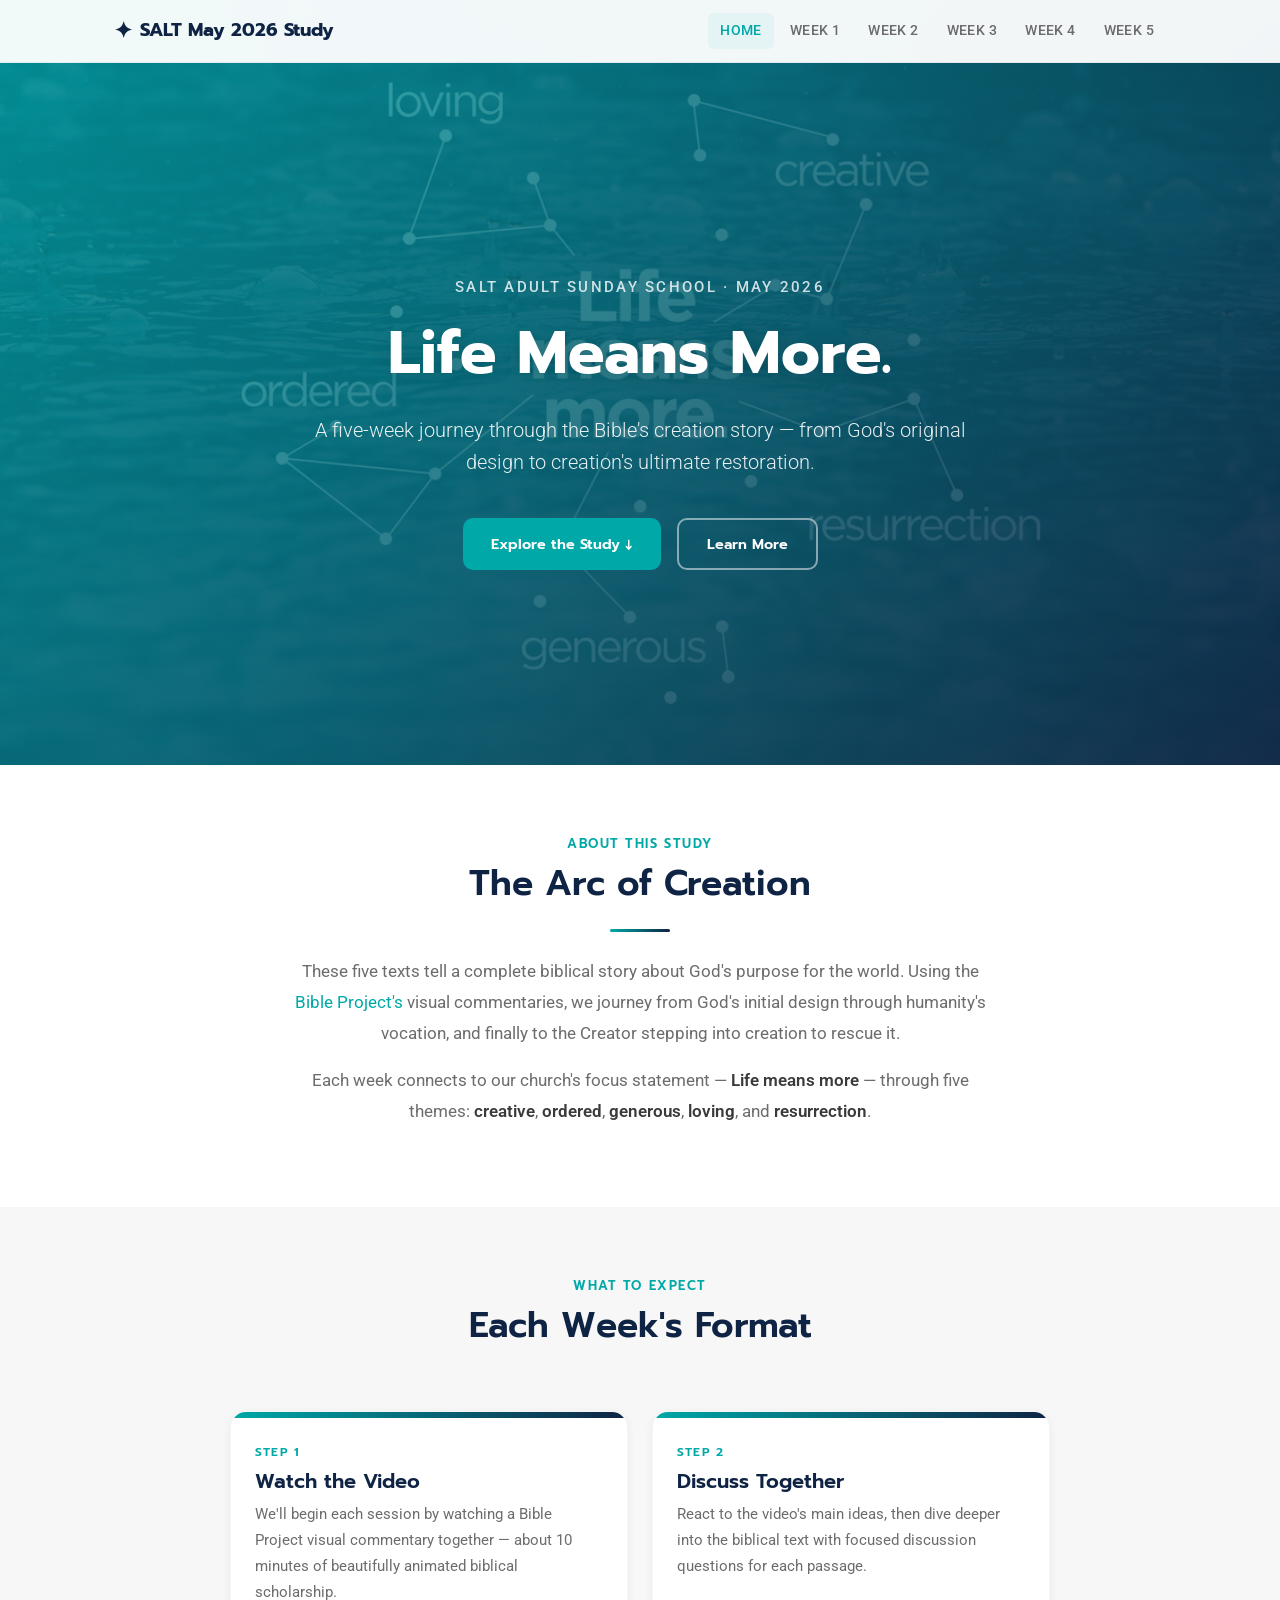
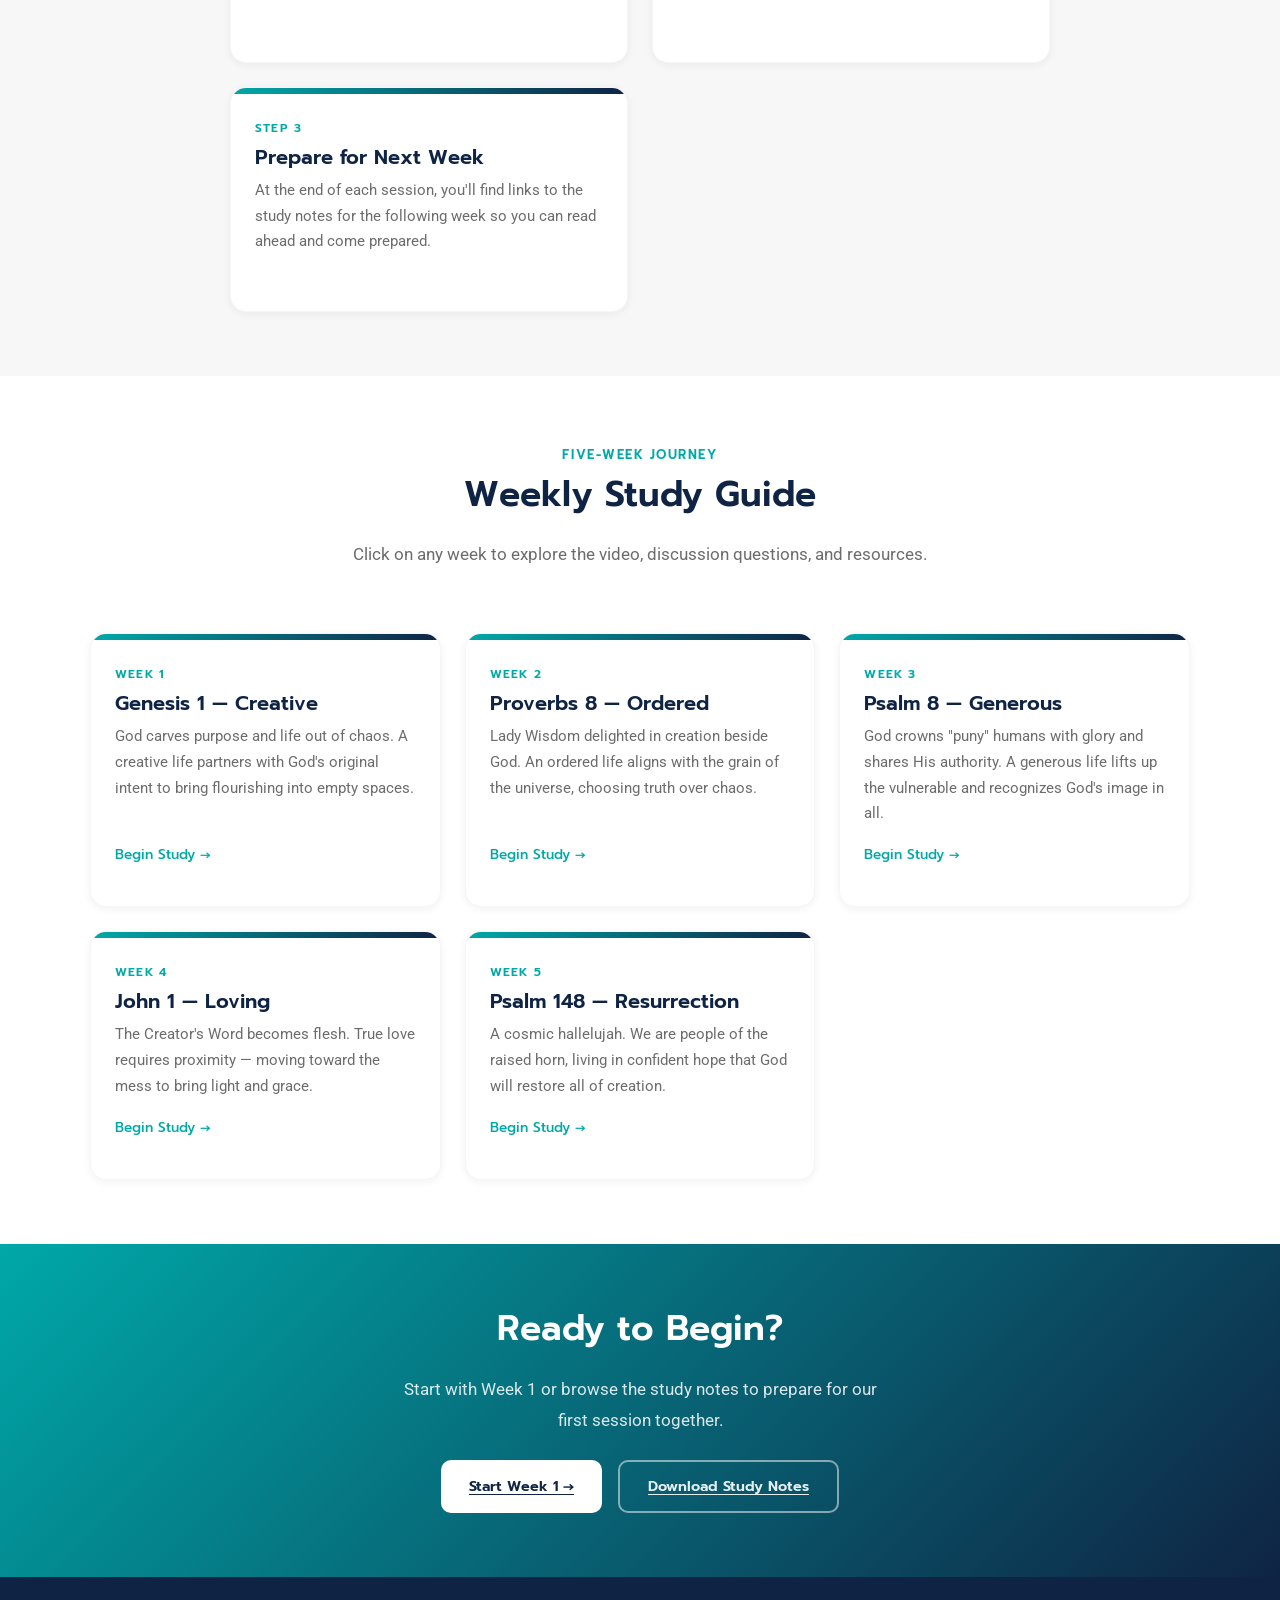
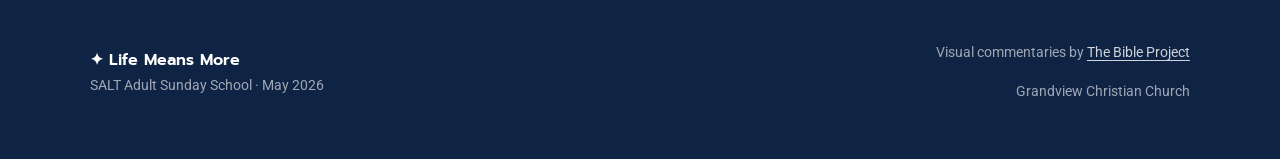
<file: index.html>
<!DOCTYPE html>
<html lang="en">
<head>
  <meta charset="UTF-8">
  <meta name="viewport" content="width=device-width, initial-scale=1.0">
  <meta name="description" content="Life Means More — A five-week Bible study exploring creation through Genesis 1, Proverbs 8, Psalm 8, John 1, and Psalm 148. SALT Adult Sunday School, May 2026.">
  <title>Life Means More — SALT Bible Study</title>
  <link rel="stylesheet" href="styles.css">
  <link rel="icon" href="data:image/svg+xml,<svg xmlns='http://www.w3.org/2000/svg' viewBox='0 0 100 100'><text y='.9em' font-size='90'>✦</text></svg>">
</head>
<body>

  <!-- Navigation -->
  <nav class="nav" id="nav">
    <div class="nav__inner">
      <a href="index.html" class="nav__brand">
        <span class="nav__brand-icon">✦</span> SALT May 2026 Study
      </a>
      <button class="nav__toggle" id="navToggle" aria-label="Toggle navigation">☰</button>
      <ul class="nav__links" id="navLinks">
        <li><a href="index.html" class="nav__link nav__link--active">Home</a></li>
        <li><a href="week1.html" class="nav__link">Week 1</a></li>
        <li><a href="week2.html" class="nav__link">Week 2</a></li>
        <li><a href="week3.html" class="nav__link">Week 3</a></li>
        <li><a href="week4.html" class="nav__link">Week 4</a></li>
        <li><a href="week5.html" class="nav__link">Week 5</a></li>
      </ul>
    </div>
  </nav>

  <!-- Hero Section -->
  <section class="hero hero--landing">
    <div class="hero__bg">
      <img src="assets/LifeMeansMore.jpg" alt="Life Means More — constellation-style graphic with themes: loving, creative, ordered, generous, resurrection">
    </div>
    <div class="hero__overlay"></div>
    <div class="hero__content">
      <p class="hero__tagline">SALT Adult Sunday School · May 2026</p>
      <h1 class="hero__title">Life Means More.</h1>
      <p class="hero__subtitle">A five-week journey through the Bible's creation story — from God's original design to creation's ultimate restoration.</p>
      <div class="btn-group" style="justify-content: center;">
        <a href="#weeks" class="btn btn--primary">Explore the Study ↓</a>
        <a href="#about" class="btn btn--outline">Learn More</a>
      </div>
    </div>
  </section>

  <!-- About Section -->
  <section class="section" id="about">
    <div class="container">
      <div class="intro-block fade-in">
        <span class="section__label">About This Study</span>
        <h2>The Arc of Creation</h2>
        <hr class="divider divider--center">
        <p>These five texts tell a complete biblical story about God's purpose for the world. Using the <a href="https://bibleproject.com" target="_blank" rel="noopener">Bible Project's</a> visual commentaries, we journey from God's initial design through humanity's vocation, and finally to the Creator stepping into creation to rescue it.</p>
        <p>Each week connects to our church's focus statement — <strong>Life means more</strong> — through five themes: <strong>creative</strong>, <strong>ordered</strong>, <strong>generous</strong>, <strong>loving</strong>, and <strong>resurrection</strong>.</p>
      </div>
    </div>
  </section>

  <!-- What to Expect -->
  <section class="section section--alt">
    <div class="container">
      <div class="section__header fade-in">
        <span class="section__label">What to Expect</span>
        <h2>Each Week's Format</h2>
      </div>
      <div class="weeks-grid" style="max-width: 820px; margin: 0 auto;">
        <div class="week-card fade-in" style="cursor: default;">
          <div class="week-card__banner"></div>
          <div class="week-card__body">
            <div class="week-card__number">Step 1</div>
            <div class="week-card__title">Watch the Video</div>
            <p class="week-card__theme">We'll begin each session by watching a Bible Project visual commentary together — about 10 minutes of beautifully animated biblical scholarship.</p>
          </div>
        </div>
        <div class="week-card fade-in" style="cursor: default;">
          <div class="week-card__banner"></div>
          <div class="week-card__body">
            <div class="week-card__number">Step 2</div>
            <div class="week-card__title">Discuss Together</div>
            <p class="week-card__theme">React to the video's main ideas, then dive deeper into the biblical text with focused discussion questions for each passage.</p>
          </div>
        </div>
        <div class="week-card fade-in" style="cursor: default;">
          <div class="week-card__banner"></div>
          <div class="week-card__body">
            <div class="week-card__number">Step 3</div>
            <div class="week-card__title">Prepare for Next Week</div>
            <p class="week-card__theme">At the end of each session, you'll find links to the study notes for the following week so you can read ahead and come prepared.</p>
          </div>
        </div>
      </div>
    </div>
  </section>

  <!-- Weekly Schedule -->
  <section class="section" id="weeks">
    <div class="container">
      <div class="section__header fade-in">
        <span class="section__label">Five-Week Journey</span>
        <h2>Weekly Study Guide</h2>
        <p>Click on any week to explore the video, discussion questions, and resources.</p>
      </div>
      <div class="weeks-grid fade-in">
        <a href="week1.html" class="week-card">
          <div class="week-card__banner"></div>
          <div class="week-card__body">
            <div class="week-card__number">Week 1</div>
            <div class="week-card__title">Genesis 1 — Creative</div>
            <p class="week-card__theme">God carves purpose and life out of chaos. A creative life partners with God's original intent to bring flourishing into empty spaces.</p>
            <span class="week-card__cta">Begin Study →</span>
          </div>
        </a>
        <a href="week2.html" class="week-card">
          <div class="week-card__banner"></div>
          <div class="week-card__body">
            <div class="week-card__number">Week 2</div>
            <div class="week-card__title">Proverbs 8 — Ordered</div>
            <p class="week-card__theme">Lady Wisdom delighted in creation beside God. An ordered life aligns with the grain of the universe, choosing truth over chaos.</p>
            <span class="week-card__cta">Begin Study →</span>
          </div>
        </a>
        <a href="week3.html" class="week-card">
          <div class="week-card__banner"></div>
          <div class="week-card__body">
            <div class="week-card__number">Week 3</div>
            <div class="week-card__title">Psalm 8 — Generous</div>
            <p class="week-card__theme">God crowns "puny" humans with glory and shares His authority. A generous life lifts up the vulnerable and recognizes God's image in all.</p>
            <span class="week-card__cta">Begin Study →</span>
          </div>
        </a>
        <a href="week4.html" class="week-card">
          <div class="week-card__banner"></div>
          <div class="week-card__body">
            <div class="week-card__number">Week 4</div>
            <div class="week-card__title">John 1 — Loving</div>
            <p class="week-card__theme">The Creator's Word becomes flesh. True love requires proximity — moving toward the mess to bring light and grace.</p>
            <span class="week-card__cta">Begin Study →</span>
          </div>
        </a>
        <a href="week5.html" class="week-card">
          <div class="week-card__banner"></div>
          <div class="week-card__body">
            <div class="week-card__number">Week 5</div>
            <div class="week-card__title">Psalm 148 — Resurrection</div>
            <p class="week-card__theme">A cosmic hallelujah. We are people of the raised horn, living in confident hope that God will restore all of creation.</p>
            <span class="week-card__cta">Begin Study →</span>
          </div>
        </a>
      </div>
    </div>
  </section>

  <!-- Call to Action -->
  <section class="section section--teal">
    <div class="container">
      <div class="intro-block">
        <h2 style="color: var(--white);">Ready to Begin?</h2>
        <p style="color: rgba(255,255,255,0.85); max-width: 500px; margin: 0 auto var(--space-md);">Start with Week 1 or browse the study notes to prepare for our first session together.</p>
        <div class="btn-group" style="justify-content: center;">
          <a href="week1.html" class="btn btn--primary" style="background: var(--white); color: var(--navy);">Start Week 1 →</a>
          <a href="assets/pdfs/week1_notes.pdf" class="btn btn--outline" target="_blank">Download Study Notes</a>
        </div>
      </div>
    </div>
  </section>

  <!-- Footer -->
  <footer class="footer">
    <div class="footer__inner">
      <div>
        <div class="footer__brand">✦ Life Means More</div>
        <p class="footer__text">SALT Adult Sunday School · May 2026</p>
      </div>
      <div style="text-align: right;">
        <p class="footer__text">Visual commentaries by <a href="https://bibleproject.com" target="_blank" rel="noopener">The Bible Project</a></p>
        <p class="footer__text">Grandview Christian Church</p>
      </div>
    </div>
  </footer>

  <script>
    // Mobile Nav Toggle
    document.getElementById('navToggle').addEventListener('click', () => {
      document.getElementById('navLinks').classList.toggle('open');
    });

    // Scroll shadow on nav
    window.addEventListener('scroll', () => {
      document.getElementById('nav').classList.toggle('scrolled', window.scrollY > 20);
    });

    // Fade-in animation on scroll
    const observer = new IntersectionObserver((entries) => {
      entries.forEach(entry => {
        if (entry.isIntersecting) {
          entry.target.classList.add('visible');
        }
      });
    }, { threshold: 0.1, rootMargin: '0px 0px -50px 0px' });

    document.querySelectorAll('.fade-in').forEach(el => observer.observe(el));
  </script>

</body>
</html>
</file>
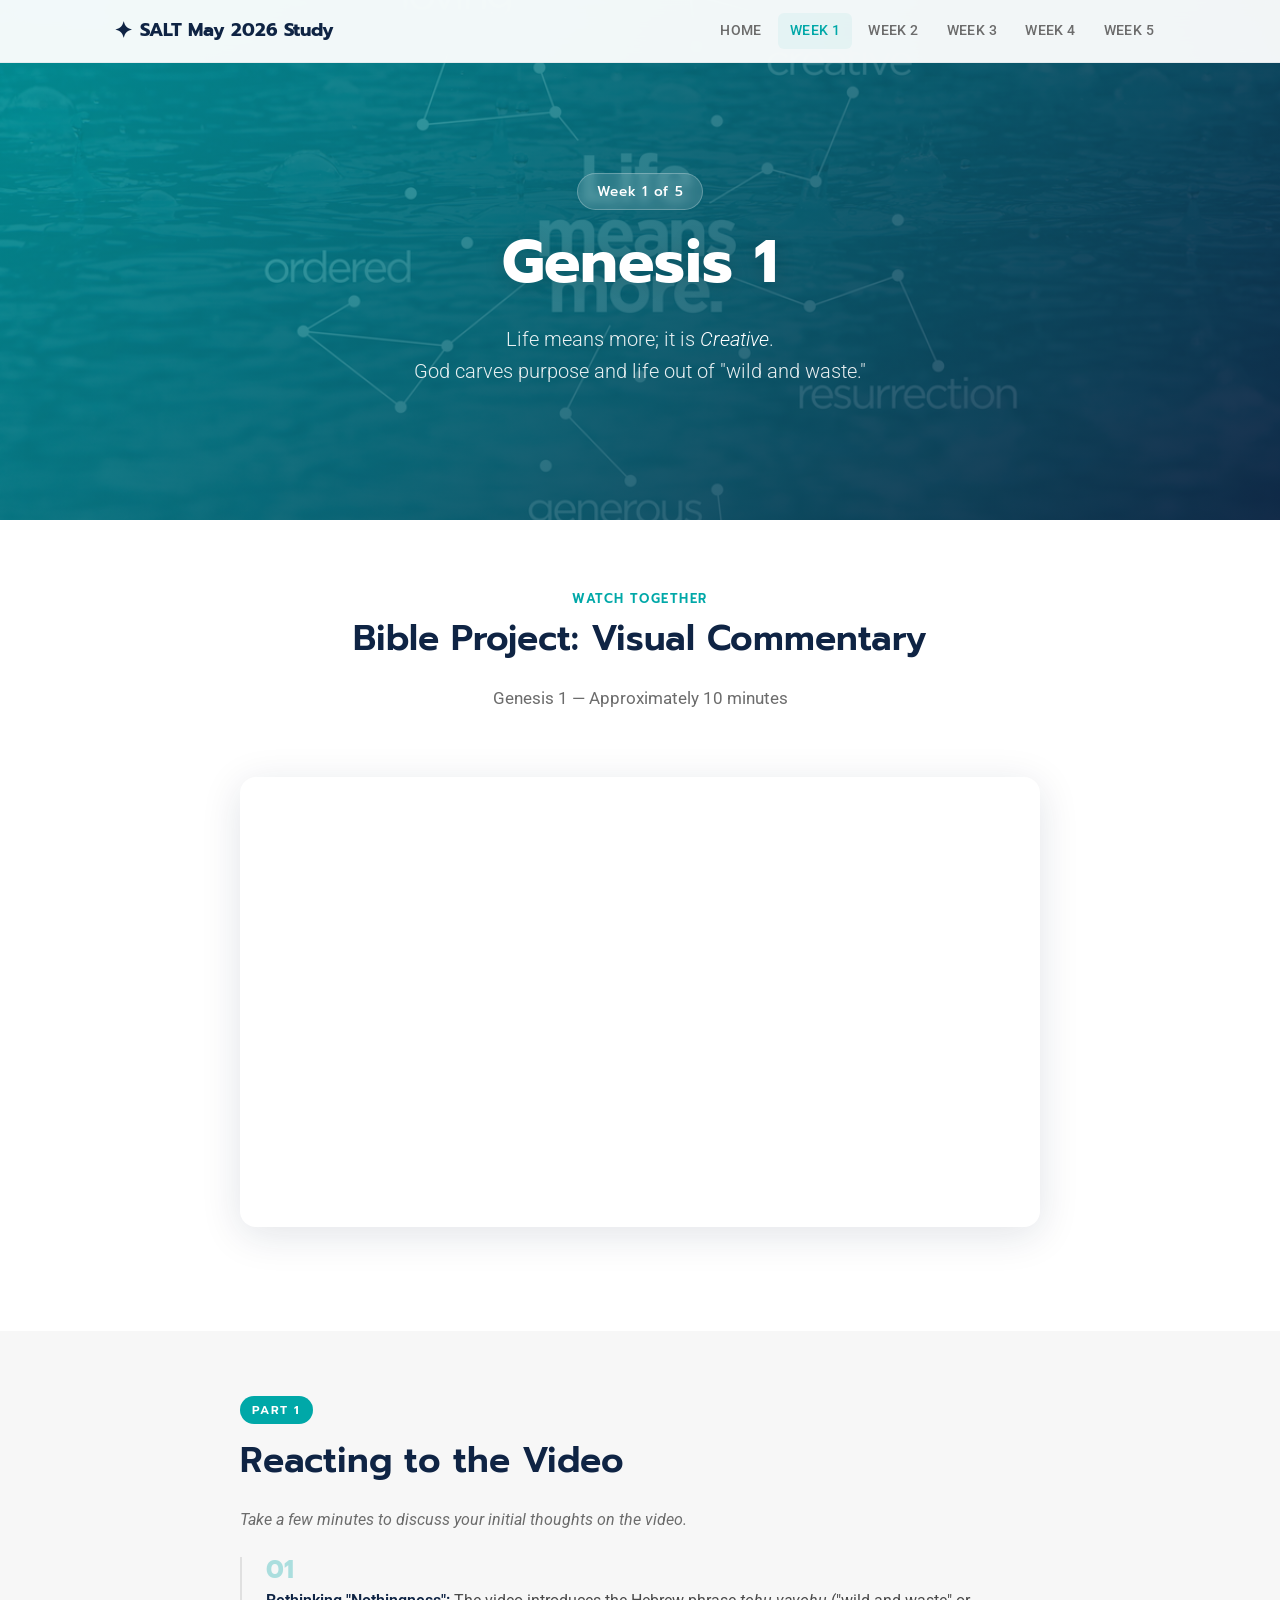
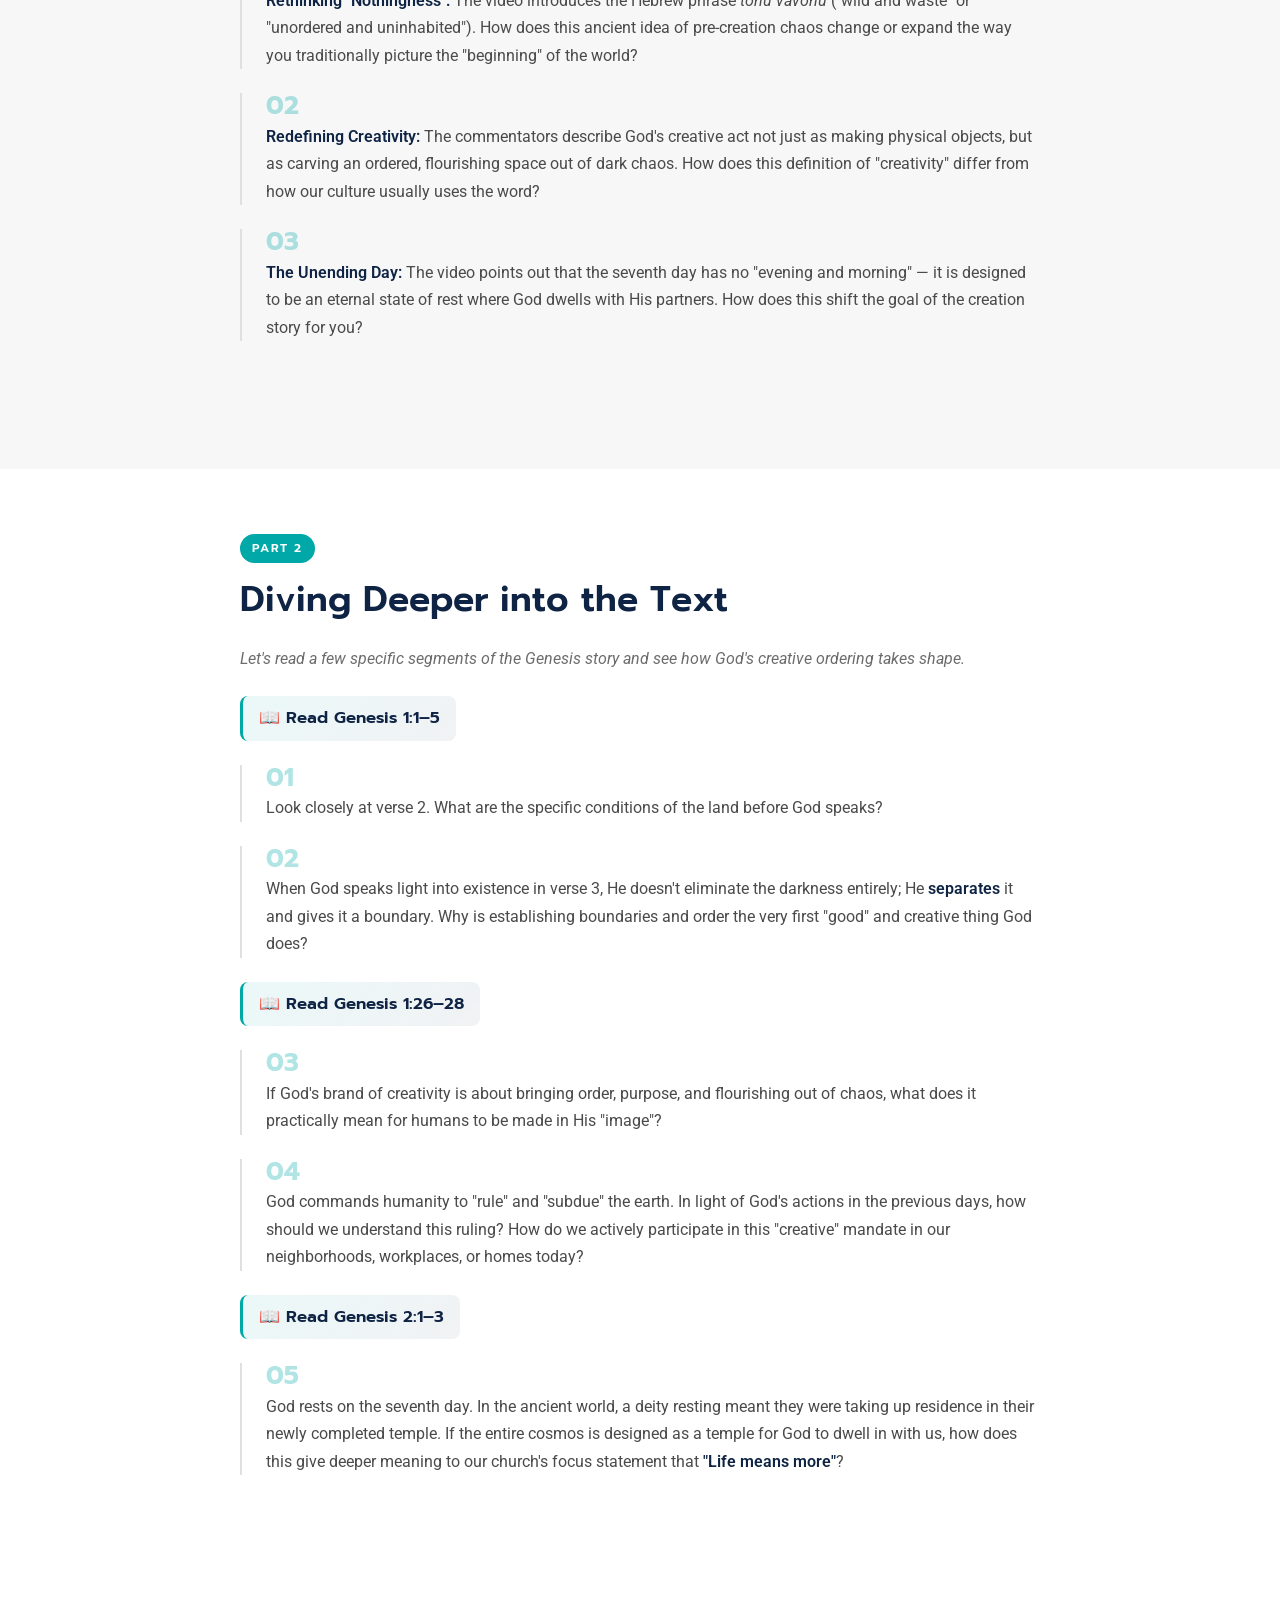
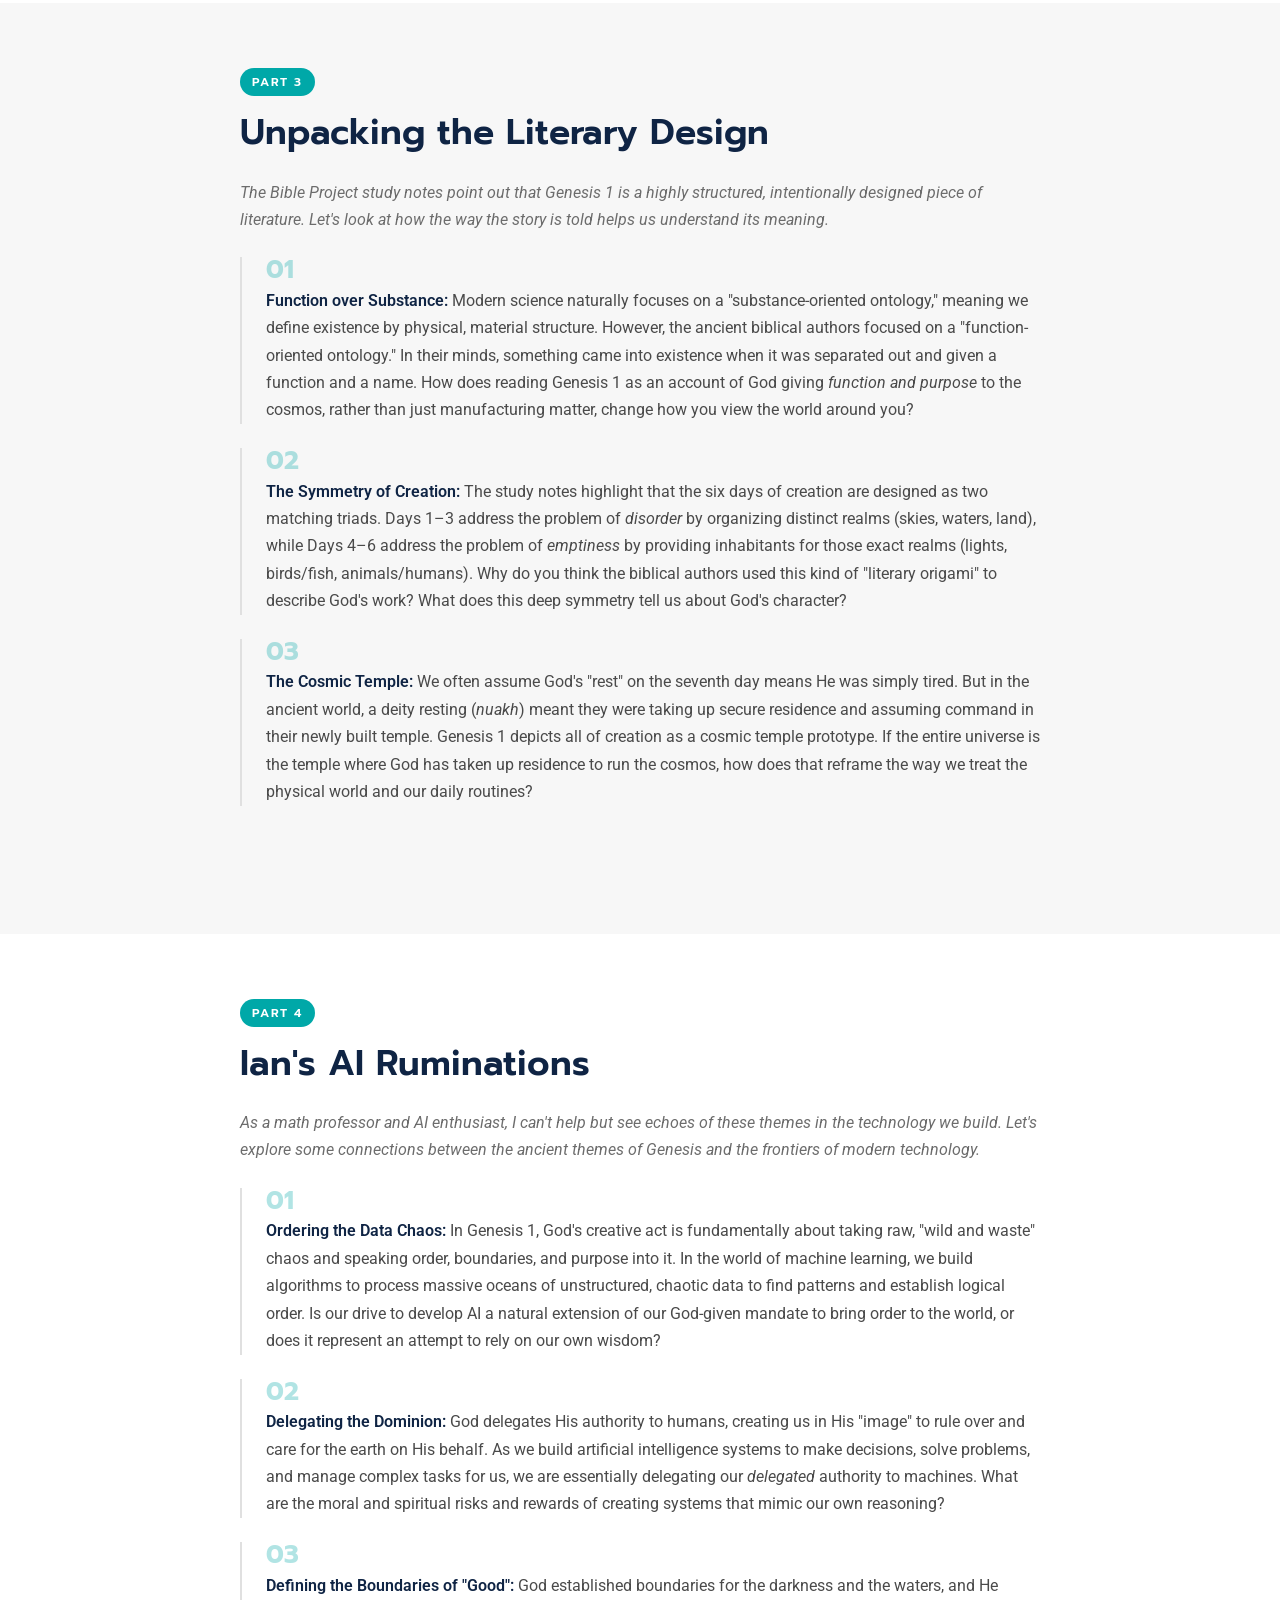
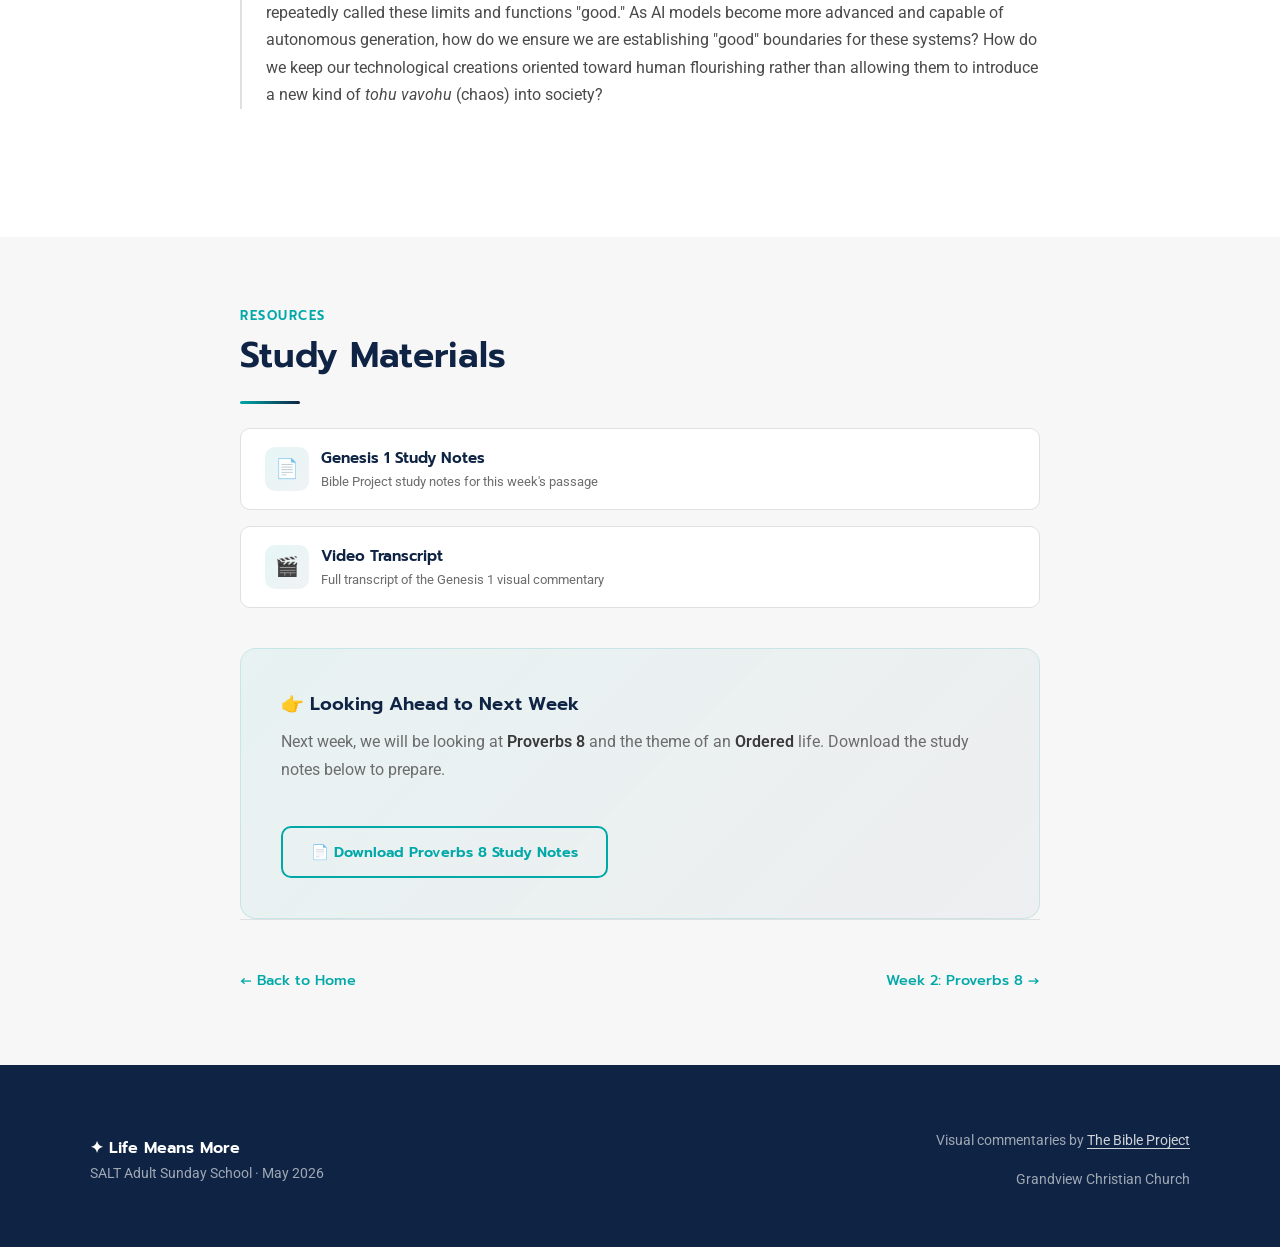
<file: week1.html>
<!DOCTYPE html>
<html lang="en">
<head>
  <meta charset="UTF-8">
  <meta name="viewport" content="width=device-width, initial-scale=1.0">
  <meta name="description" content="Week 1: Genesis 1 — Life means more; it is Creative. Watch the Bible Project visual commentary and explore discussion questions.">
  <title>Week 1: Genesis 1 — Creative | Life Means More</title>
  <link rel="stylesheet" href="styles.css">
  <link rel="icon" href="data:image/svg+xml,<svg xmlns='http://www.w3.org/2000/svg' viewBox='0 0 100 100'><text y='.9em' font-size='90'>✦</text></svg>">
</head>
<body>

  <!-- Navigation -->
  <nav class="nav" id="nav">
    <div class="nav__inner">
      <a href="index.html" class="nav__brand">
        <span class="nav__brand-icon">✦</span> SALT May 2026 Study
      </a>
      <button class="nav__toggle" id="navToggle" aria-label="Toggle navigation">☰</button>
      <ul class="nav__links" id="navLinks">
        <li><a href="index.html" class="nav__link">Home</a></li>
        <li><a href="week1.html" class="nav__link nav__link--active">Week 1</a></li>
        <li><a href="week2.html" class="nav__link">Week 2</a></li>
        <li><a href="week3.html" class="nav__link">Week 3</a></li>
        <li><a href="week4.html" class="nav__link">Week 4</a></li>
        <li><a href="week5.html" class="nav__link">Week 5</a></li>
      </ul>
    </div>
  </nav>

  <!-- Hero -->
  <section class="hero">
    <div class="hero__bg">
      <img src="assets/LifeMeansMore.jpg" alt="Life Means More">
    </div>
    <div class="hero__overlay"></div>
    <div class="hero__content">
      <span class="hero__week-badge">Week 1 of 5</span>
      <h1 class="hero__title">Genesis 1</h1>
      <p class="hero__subtitle">Life means more; it is <em style="color: #fff; font-style: italic;">Creative</em>.<br>God carves purpose and life out of "wild and waste."</p>
    </div>
  </section>

  <!-- Video Section -->
  <section class="section">
    <div class="container container--narrow">
      <div class="section__header fade-in">
        <span class="section__label">Watch Together</span>
        <h2>Bible Project: Visual Commentary</h2>
        <p>Genesis 1 — Approximately 10 minutes</p>
      </div>
      <div class="video-container fade-in">
        <iframe 
          src="https://www.youtube.com/embed/afVN-7vY0KA" 
          title="Bible Project Visual Commentary: Genesis 1"
          allow="accelerometer; autoplay; clipboard-write; encrypted-media; gyroscope; picture-in-picture" 
          allowfullscreen>
        </iframe>
      </div>
    </div>
  </section>

  <!-- Part 1: Reacting to the Video -->
  <section class="section section--alt">
    <div class="container container--narrow">
      <div class="discussion fade-in">
        <span class="discussion__part-label">Part 1</span>
        <h2>Reacting to the Video</h2>
        <p class="discussion__intro">Take a few minutes to discuss your initial thoughts on the video.</p>

        <div class="question">
          <div class="question__number">01</div>
          <p class="question__text"><strong>Rethinking "Nothingness":</strong> The video introduces the Hebrew phrase <em>tohu vavohu</em> ("wild and waste" or "unordered and uninhabited"). How does this ancient idea of pre-creation chaos change or expand the way you traditionally picture the "beginning" of the world?</p>
        </div>

        <div class="question">
          <div class="question__number">02</div>
          <p class="question__text"><strong>Redefining Creativity:</strong> The commentators describe God's creative act not just as making physical objects, but as carving an ordered, flourishing space out of dark chaos. How does this definition of "creativity" differ from how our culture usually uses the word?</p>
        </div>

        <div class="question">
          <div class="question__number">03</div>
          <p class="question__text"><strong>The Unending Day:</strong> The video points out that the seventh day has no "evening and morning" — it is designed to be an eternal state of rest where God dwells with His partners. How does this shift the goal of the creation story for you?</p>
        </div>
      </div>
    </div>
  </section>

  <!-- Part 2: Diving Deeper -->
  <section class="section">
    <div class="container container--narrow">
      <div class="discussion fade-in">
        <span class="discussion__part-label">Part 2</span>
        <h2>Diving Deeper into the Text</h2>
        <p class="discussion__intro">Let's read a few specific segments of the Genesis story and see how God's creative ordering takes shape.</p>

        <div class="scripture-ref">📖 Read Genesis 1:1–5</div>

        <div class="question">
          <div class="question__number">01</div>
          <p class="question__text">Look closely at verse 2. What are the specific conditions of the land before God speaks?</p>
        </div>

        <div class="question">
          <div class="question__number">02</div>
          <p class="question__text">When God speaks light into existence in verse 3, He doesn't eliminate the darkness entirely; He <strong>separates</strong> it and gives it a boundary. Why is establishing boundaries and order the very first "good" and creative thing God does?</p>
        </div>

        <div class="scripture-ref">📖 Read Genesis 1:26–28</div>

        <div class="question">
          <div class="question__number">03</div>
          <p class="question__text">If God's brand of creativity is about bringing order, purpose, and flourishing out of chaos, what does it practically mean for humans to be made in His "image"?</p>
        </div>

        <div class="question">
          <div class="question__number">04</div>
          <p class="question__text">God commands humanity to "rule" and "subdue" the earth. In light of God's actions in the previous days, how should we understand this ruling? How do we actively participate in this "creative" mandate in our neighborhoods, workplaces, or homes today?</p>
        </div>

        <div class="scripture-ref">📖 Read Genesis 2:1–3</div>

        <div class="question">
          <div class="question__number">05</div>
          <p class="question__text">God rests on the seventh day. In the ancient world, a deity resting meant they were taking up residence in their newly completed temple. If the entire cosmos is designed as a temple for God to dwell in with us, how does this give deeper meaning to our church's focus statement that <strong>"Life means more"</strong>?</p>
        </div>
      </div>
    </div>
  </section>

  <!-- Part 3: Unpacking the Literary Design -->
  <section class="section section--alt">
    <div class="container container--narrow">
      <div class="discussion fade-in">
        <span class="discussion__part-label">Part 3</span>
        <h2>Unpacking the Literary Design</h2>
        <p class="discussion__intro">The Bible Project study notes point out that Genesis 1 is a highly structured, intentionally designed piece of literature. Let's look at how the way the story is told helps us understand its meaning.</p>

        <div class="question">
          <div class="question__number">01</div>
          <p class="question__text"><strong>Function over Substance:</strong> Modern science naturally focuses on a "substance-oriented ontology," meaning we define existence by physical, material structure. However, the ancient biblical authors focused on a "function-oriented ontology." In their minds, something came into existence when it was separated out and given a function and a name. How does reading Genesis 1 as an account of God giving <em>function and purpose</em> to the cosmos, rather than just manufacturing matter, change how you view the world around you?</p>
        </div>

        <div class="question">
          <div class="question__number">02</div>
          <p class="question__text"><strong>The Symmetry of Creation:</strong> The study notes highlight that the six days of creation are designed as two matching triads. Days 1–3 address the problem of <em>disorder</em> by organizing distinct realms (skies, waters, land), while Days 4–6 address the problem of <em>emptiness</em> by providing inhabitants for those exact realms (lights, birds/fish, animals/humans). Why do you think the biblical authors used this kind of "literary origami" to describe God's work? What does this deep symmetry tell us about God's character?</p>
        </div>

        <div class="question">
          <div class="question__number">03</div>
          <p class="question__text"><strong>The Cosmic Temple:</strong> We often assume God's "rest" on the seventh day means He was simply tired. But in the ancient world, a deity resting (<em>nuakh</em>) meant they were taking up secure residence and assuming command in their newly built temple. Genesis 1 depicts all of creation as a cosmic temple prototype. If the entire universe is the temple where God has taken up residence to run the cosmos, how does that reframe the way we treat the physical world and our daily routines?</p>
        </div>
      </div>
    </div>
  </section>

  <!-- Part 4: AI Ruminations -->
  <section class="section">
    <div class="container container--narrow">
      <div class="discussion fade-in">
        <span class="discussion__part-label">Part 4</span>
        <h2>Ian's AI Ruminations</h2>
        <p class="discussion__intro">As a math professor and AI enthusiast, I can't help but see echoes of these themes in the technology we build. Let's explore some connections between the ancient themes of Genesis and the frontiers of modern technology.</p>

        <div class="question">
          <div class="question__number">01</div>
          <p class="question__text"><strong>Ordering the Data Chaos:</strong> In Genesis 1, God's creative act is fundamentally about taking raw, "wild and waste" chaos and speaking order, boundaries, and purpose into it. In the world of machine learning, we build algorithms to process massive oceans of unstructured, chaotic data to find patterns and establish logical order. Is our drive to develop AI a natural extension of our God-given mandate to bring order to the world, or does it represent an attempt to rely on our own wisdom?</p>
        </div>

        <div class="question">
          <div class="question__number">02</div>
          <p class="question__text"><strong>Delegating the Dominion:</strong> God delegates His authority to humans, creating us in His "image" to rule over and care for the earth on His behalf. As we build artificial intelligence systems to make decisions, solve problems, and manage complex tasks for us, we are essentially delegating our <em>delegated</em> authority to machines. What are the moral and spiritual risks and rewards of creating systems that mimic our own reasoning?</p>
        </div>

        <div class="question">
          <div class="question__number">03</div>
          <p class="question__text"><strong>Defining the Boundaries of "Good":</strong> God established boundaries for the darkness and the waters, and He repeatedly called these limits and functions "good." As AI models become more advanced and capable of autonomous generation, how do we ensure we are establishing "good" boundaries for these systems? How do we keep our technological creations oriented toward human flourishing rather than allowing them to introduce a new kind of <em>tohu vavohu</em> (chaos) into society?</p>
        </div>
      </div>
    </div>
  </section>

  <!-- Resources & Looking Ahead -->
  <section class="section section--alt">
    <div class="container container--narrow">
      <div class="fade-in">
        <span class="section__label">Resources</span>
        <h2>Study Materials</h2>
        <hr class="divider">
        <div class="resources">
          <a href="assets/pdfs/week1_notes.pdf" class="resource-link" target="_blank">
            <span class="resource-link__icon">📄</span>
            <div class="resource-link__text">
              <div class="resource-link__title">Genesis 1 Study Notes</div>
              <p class="resource-link__desc">Bible Project study notes for this week's passage</p>
            </div>
          </a>
          <a href="assets/pdfs/week1_video.pdf" class="resource-link" target="_blank">
            <span class="resource-link__icon">🎬</span>
            <div class="resource-link__text">
              <div class="resource-link__title">Video Transcript</div>
              <p class="resource-link__desc">Full transcript of the Genesis 1 visual commentary</p>
            </div>
          </a>
        </div>

        <div class="looking-ahead">
          <div class="looking-ahead__title">👉 Looking Ahead to Next Week</div>
          <p>Next week, we will be looking at <strong>Proverbs 8</strong> and the theme of an <strong>Ordered</strong> life. Download the study notes below to prepare.</p>
          <br>
          <a href="assets/pdfs/week2_notes.pdf" class="btn btn--outline-dark" target="_blank">📄 Download Proverbs 8 Study Notes</a>
        </div>

        <div class="week-nav">
          <a href="index.html" class="week-nav__link">← Back to Home</a>
          <a href="week2.html" class="week-nav__link week-nav__link--next">Week 2: Proverbs 8 →</a>
        </div>
      </div>
    </div>
  </section>

  <!-- Footer -->
  <footer class="footer">
    <div class="footer__inner">
      <div>
        <div class="footer__brand">✦ Life Means More</div>
        <p class="footer__text">SALT Adult Sunday School · May 2026</p>
      </div>
      <div style="text-align: right;">
        <p class="footer__text">Visual commentaries by <a href="https://bibleproject.com" target="_blank" rel="noopener">The Bible Project</a></p>
        <p class="footer__text">Grandview Christian Church</p>
      </div>
    </div>
  </footer>

  <script>
    document.getElementById('navToggle').addEventListener('click', () => {
      document.getElementById('navLinks').classList.toggle('open');
    });
    window.addEventListener('scroll', () => {
      document.getElementById('nav').classList.toggle('scrolled', window.scrollY > 20);
    });
    const observer = new IntersectionObserver((entries) => {
      entries.forEach(entry => {
        if (entry.isIntersecting) entry.target.classList.add('visible');
      });
    }, { threshold: 0.1, rootMargin: '0px 0px -50px 0px' });
    document.querySelectorAll('.fade-in').forEach(el => observer.observe(el));
  </script>

</body>
</html>
</file>
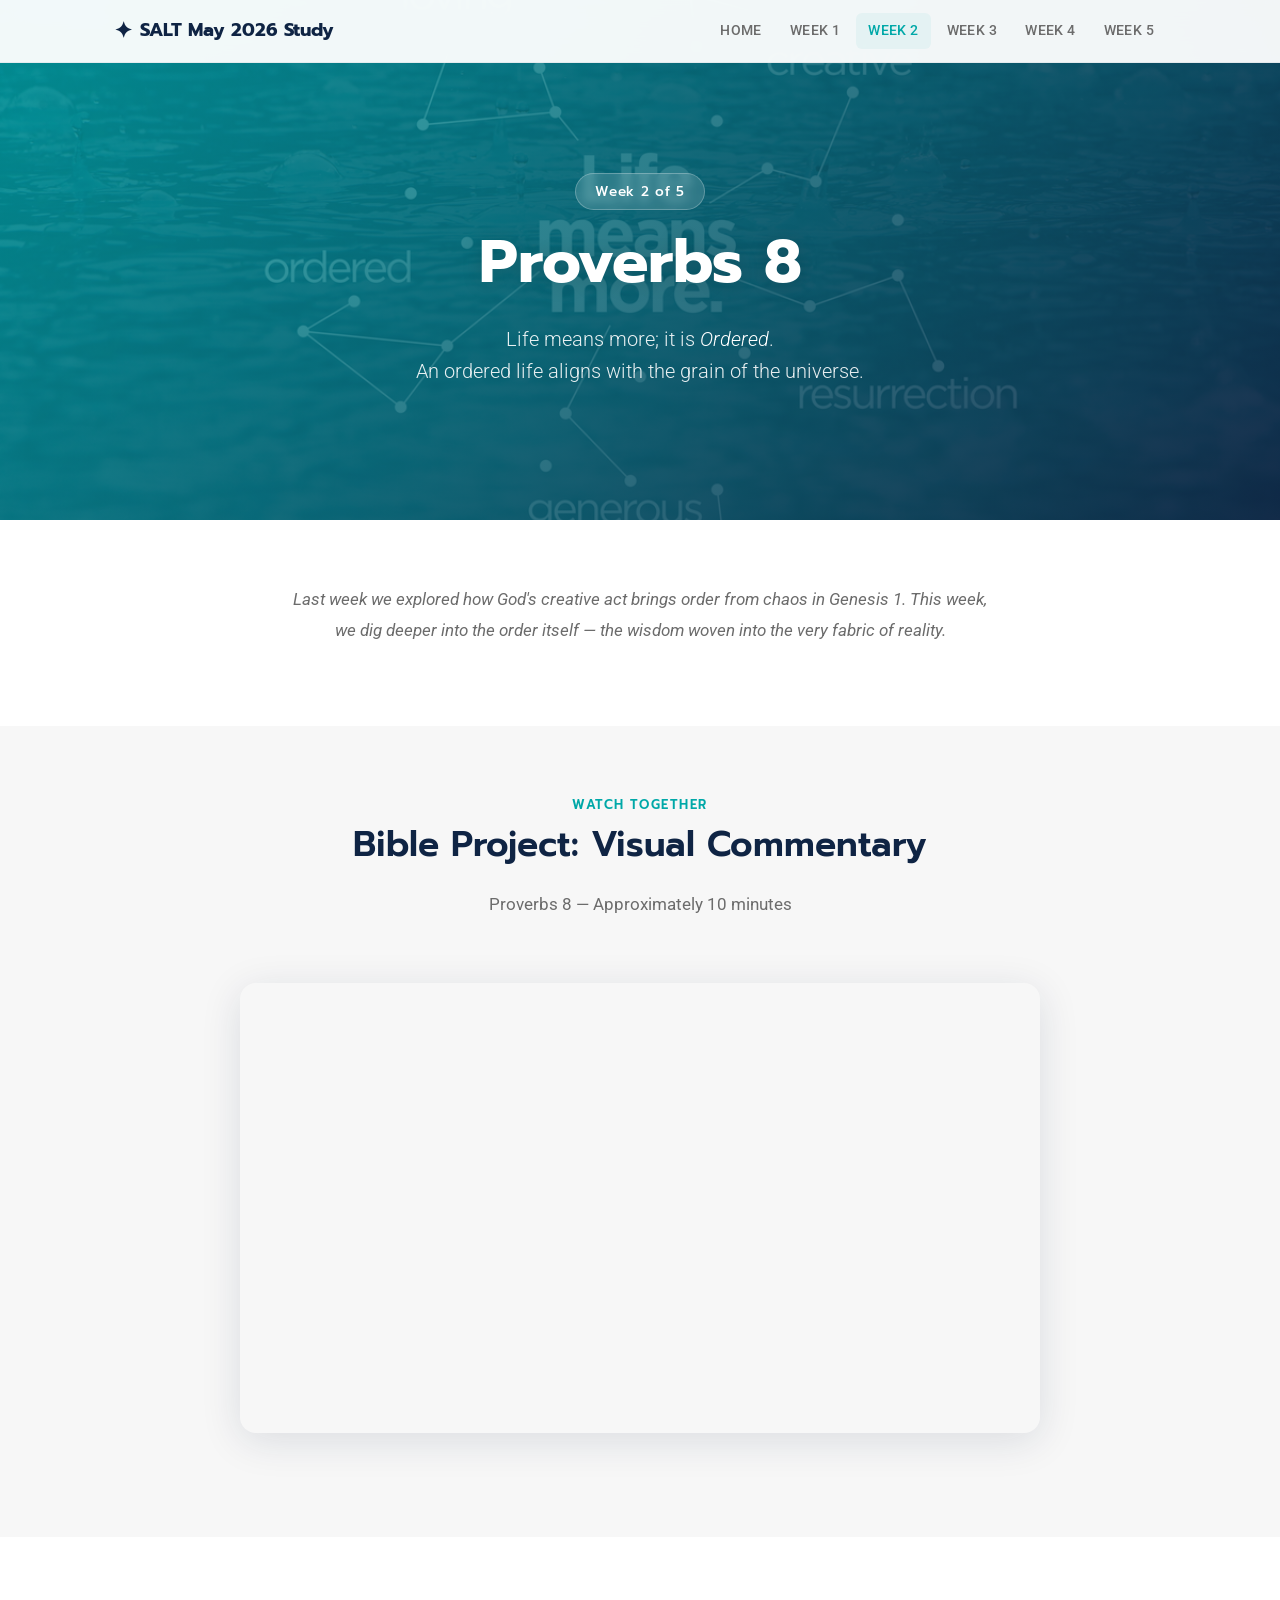
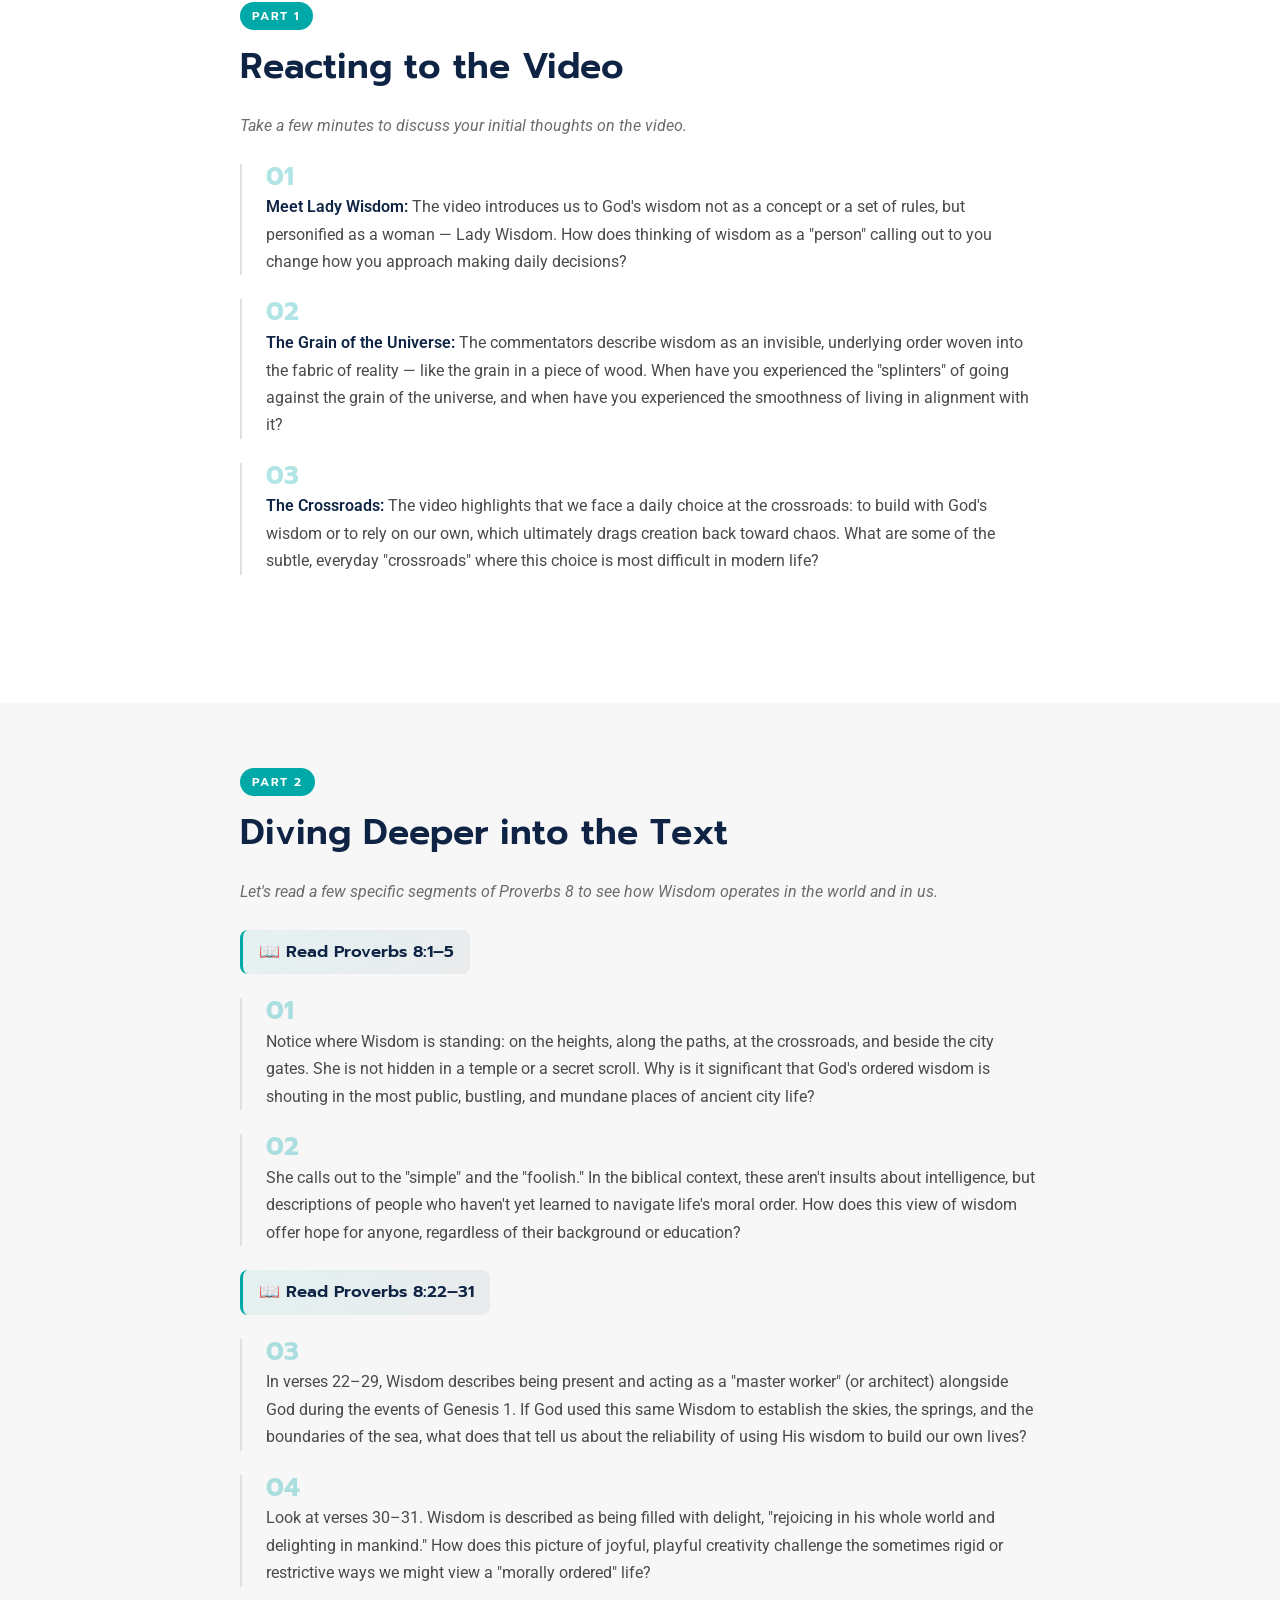
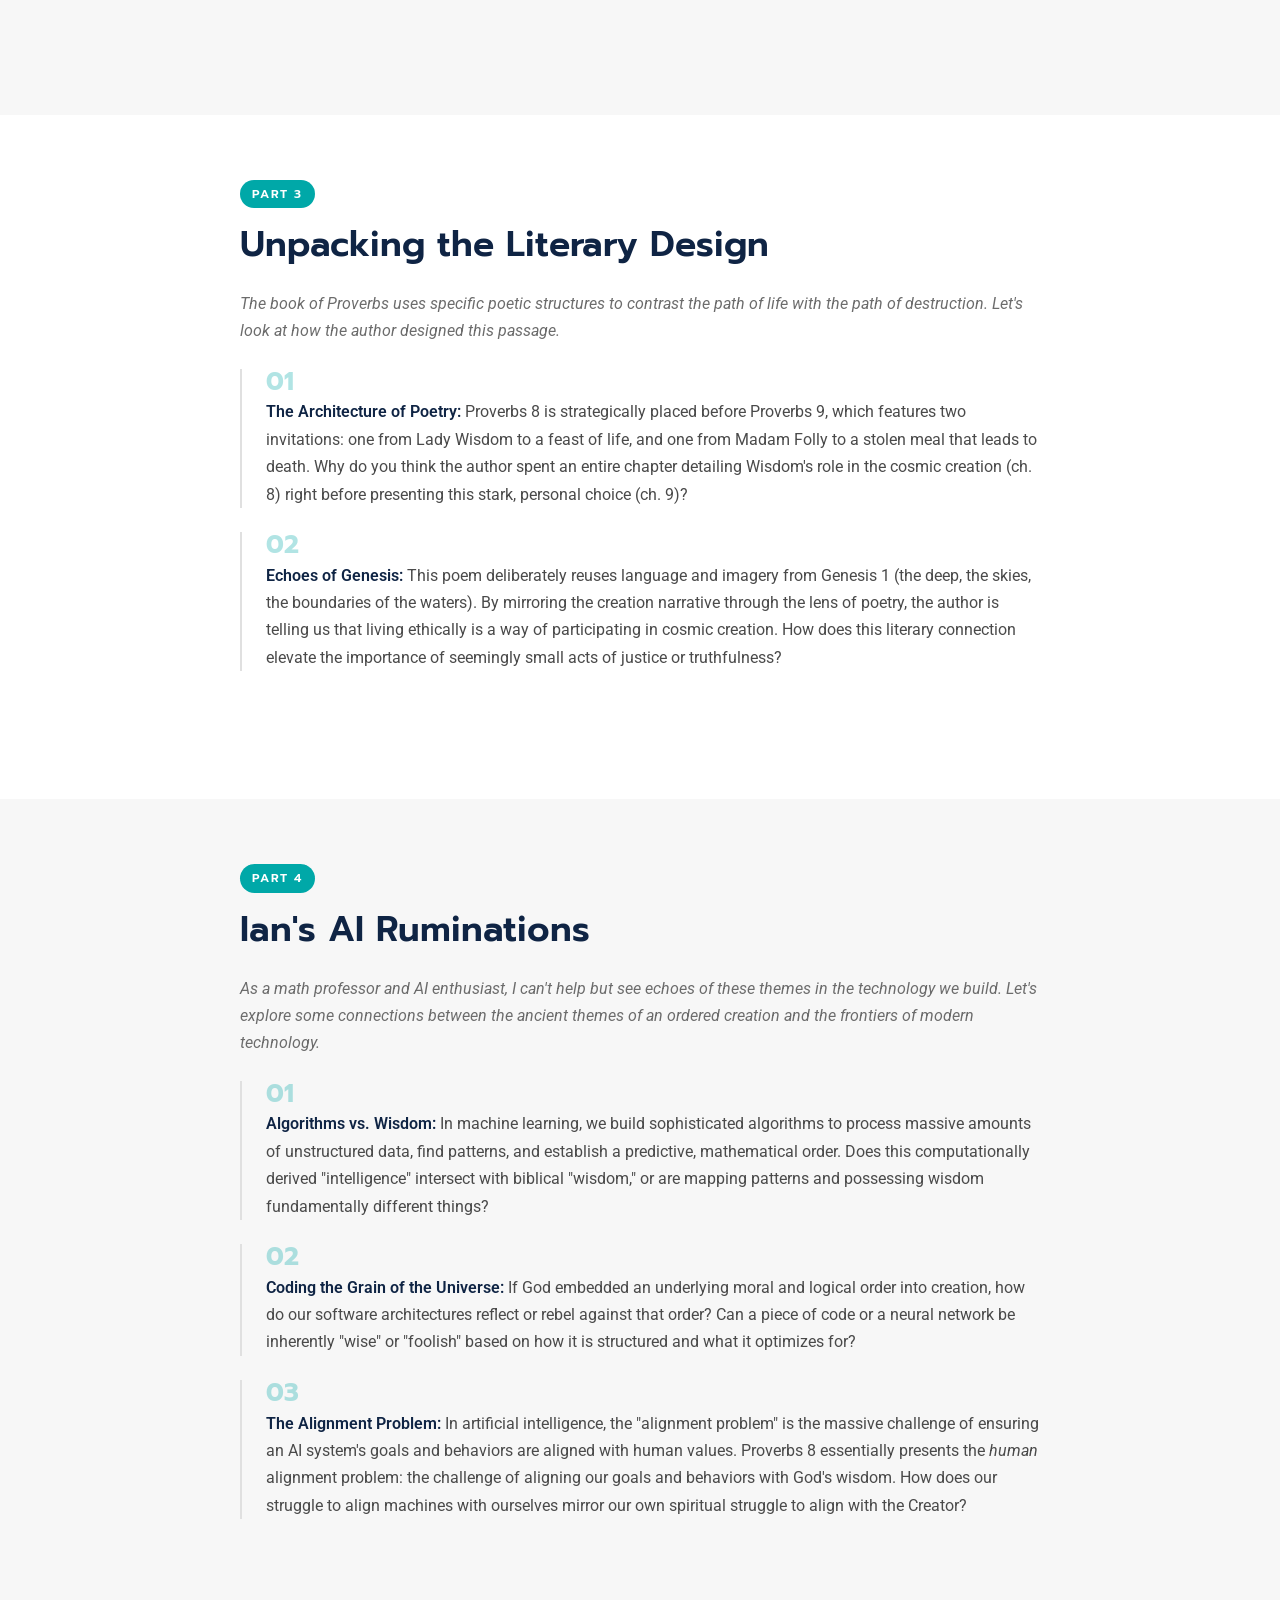
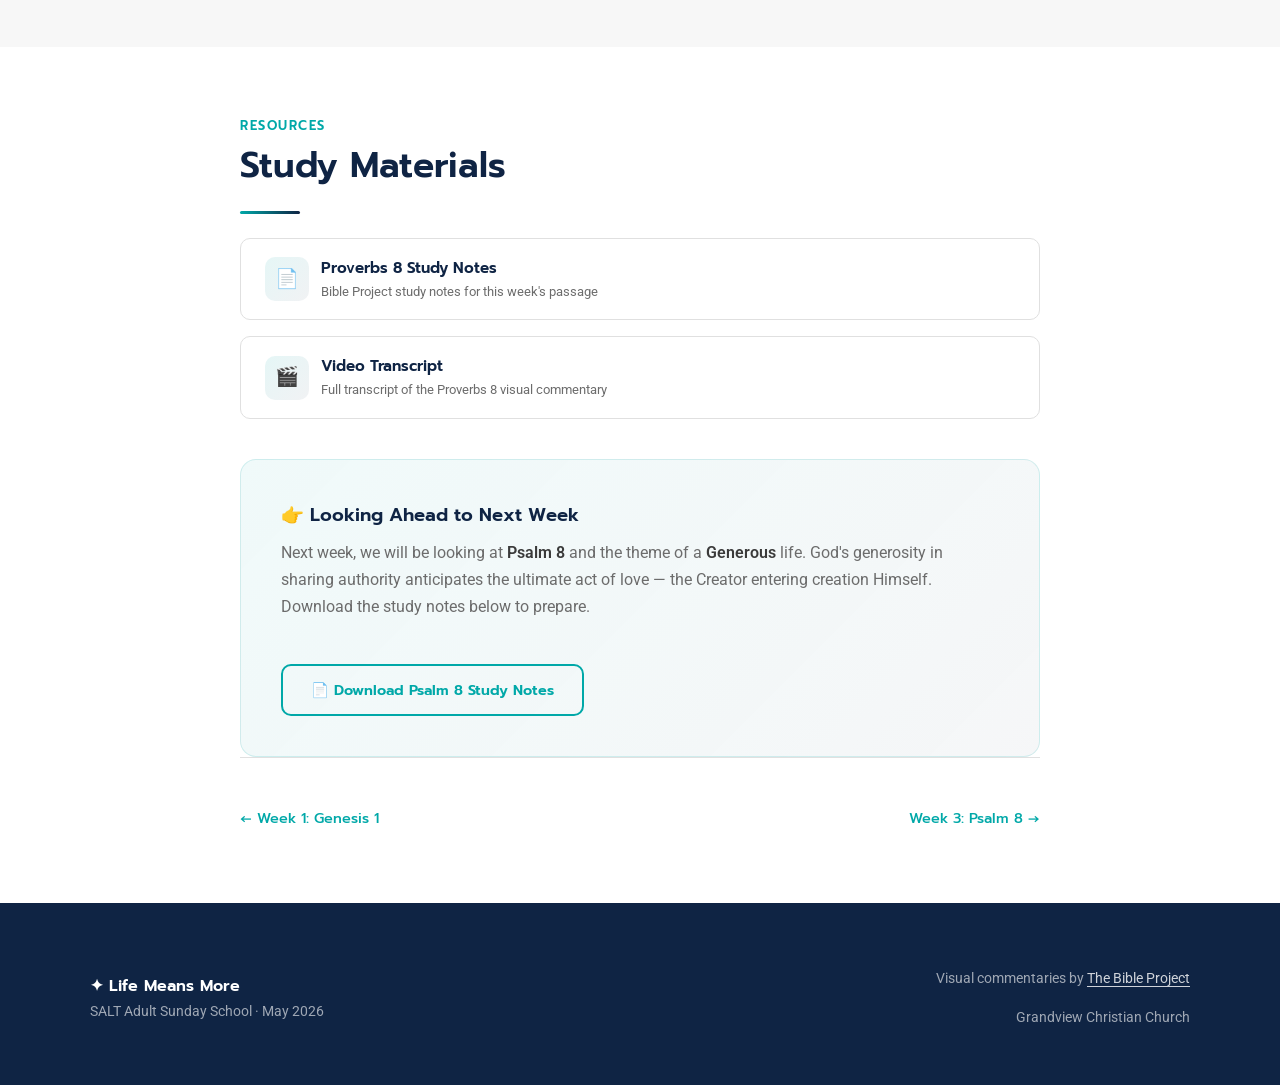
<file: week2.html>
<!DOCTYPE html>
<html lang="en">
<head>
  <meta charset="UTF-8">
  <meta name="viewport" content="width=device-width, initial-scale=1.0">
  <meta name="description" content="Week 2: Proverbs 8 — Life means more; it is Ordered. Watch the Bible Project visual commentary and explore discussion questions.">
  <title>Week 2: Proverbs 8 — Ordered | Life Means More</title>
  <link rel="stylesheet" href="styles.css">
  <link rel="icon" href="data:image/svg+xml,<svg xmlns='http://www.w3.org/2000/svg' viewBox='0 0 100 100'><text y='.9em' font-size='90'>✦</text></svg>">
</head>
<body>

  <!-- Navigation -->
  <nav class="nav" id="nav">
    <div class="nav__inner">
      <a href="index.html" class="nav__brand">
        <span class="nav__brand-icon">✦</span> SALT May 2026 Study
      </a>
      <button class="nav__toggle" id="navToggle" aria-label="Toggle navigation">☰</button>
      <ul class="nav__links" id="navLinks">
        <li><a href="index.html" class="nav__link">Home</a></li>
        <li><a href="week1.html" class="nav__link">Week 1</a></li>
        <li><a href="week2.html" class="nav__link nav__link--active">Week 2</a></li>
        <li><a href="week3.html" class="nav__link">Week 3</a></li>
        <li><a href="week4.html" class="nav__link">Week 4</a></li>
        <li><a href="week5.html" class="nav__link">Week 5</a></li>
      </ul>
    </div>
  </nav>

  <!-- Hero -->
  <section class="hero">
    <div class="hero__bg">
      <img src="assets/LifeMeansMore.jpg" alt="Life Means More">
    </div>
    <div class="hero__overlay"></div>
    <div class="hero__content">
      <span class="hero__week-badge">Week 2 of 5</span>
      <h1 class="hero__title">Proverbs 8</h1>
      <p class="hero__subtitle">Life means more; it is <em style="color: #fff; font-style: italic;">Ordered</em>.<br>An ordered life aligns with the grain of the universe.</p>
    </div>
  </section>

  <!-- Looking Back -->
  <section class="section">
    <div class="container container--narrow">
      <div class="intro-block fade-in">
        <p><em>Last week we explored how God's creative act brings order from chaos in Genesis 1. This week, we dig deeper into the order itself — the wisdom woven into the very fabric of reality.</em></p>
      </div>
    </div>
  </section>

  <!-- Video Section -->
  <section class="section section--alt">
    <div class="container container--narrow">
      <div class="section__header fade-in">
        <span class="section__label">Watch Together</span>
        <h2>Bible Project: Visual Commentary</h2>
        <p>Proverbs 8 — Approximately 10 minutes</p>
      </div>
      <div class="video-container fade-in">
        <iframe 
          src="https://www.youtube.com/embed/k8P-x34iYRE" 
          title="Bible Project Visual Commentary: Proverbs 8"
          allow="accelerometer; autoplay; clipboard-write; encrypted-media; gyroscope; picture-in-picture" 
          allowfullscreen>
        </iframe>
      </div>
    </div>
  </section>

  <!-- Part 1: Reacting to the Video -->
  <section class="section">
    <div class="container container--narrow">
      <div class="discussion fade-in">
        <span class="discussion__part-label">Part 1</span>
        <h2>Reacting to the Video</h2>
        <p class="discussion__intro">Take a few minutes to discuss your initial thoughts on the video.</p>

        <div class="question">
          <div class="question__number">01</div>
          <p class="question__text"><strong>Meet Lady Wisdom:</strong> The video introduces us to God's wisdom not as a concept or a set of rules, but personified as a woman — Lady Wisdom. How does thinking of wisdom as a "person" calling out to you change how you approach making daily decisions?</p>
        </div>

        <div class="question">
          <div class="question__number">02</div>
          <p class="question__text"><strong>The Grain of the Universe:</strong> The commentators describe wisdom as an invisible, underlying order woven into the fabric of reality — like the grain in a piece of wood. When have you experienced the "splinters" of going against the grain of the universe, and when have you experienced the smoothness of living in alignment with it?</p>
        </div>

        <div class="question">
          <div class="question__number">03</div>
          <p class="question__text"><strong>The Crossroads:</strong> The video highlights that we face a daily choice at the crossroads: to build with God's wisdom or to rely on our own, which ultimately drags creation back toward chaos. What are some of the subtle, everyday "crossroads" where this choice is most difficult in modern life?</p>
        </div>
      </div>
    </div>
  </section>

  <!-- Part 2: Diving Deeper -->
  <section class="section section--alt">
    <div class="container container--narrow">
      <div class="discussion fade-in">
        <span class="discussion__part-label">Part 2</span>
        <h2>Diving Deeper into the Text</h2>
        <p class="discussion__intro">Let's read a few specific segments of Proverbs 8 to see how Wisdom operates in the world and in us.</p>

        <div class="scripture-ref">📖 Read Proverbs 8:1–5</div>

        <div class="question">
          <div class="question__number">01</div>
          <p class="question__text">Notice where Wisdom is standing: on the heights, along the paths, at the crossroads, and beside the city gates. She is not hidden in a temple or a secret scroll. Why is it significant that God's ordered wisdom is shouting in the most public, bustling, and mundane places of ancient city life?</p>
        </div>

        <div class="question">
          <div class="question__number">02</div>
          <p class="question__text">She calls out to the "simple" and the "foolish." In the biblical context, these aren't insults about intelligence, but descriptions of people who haven't yet learned to navigate life's moral order. How does this view of wisdom offer hope for anyone, regardless of their background or education?</p>
        </div>

        <div class="scripture-ref">📖 Read Proverbs 8:22–31</div>

        <div class="question">
          <div class="question__number">03</div>
          <p class="question__text">In verses 22–29, Wisdom describes being present and acting as a "master worker" (or architect) alongside God during the events of Genesis 1. If God used this same Wisdom to establish the skies, the springs, and the boundaries of the sea, what does that tell us about the reliability of using His wisdom to build our own lives?</p>
        </div>

        <div class="question">
          <div class="question__number">04</div>
          <p class="question__text">Look at verses 30–31. Wisdom is described as being filled with delight, "rejoicing in his whole world and delighting in mankind." How does this picture of joyful, playful creativity challenge the sometimes rigid or restrictive ways we might view a "morally ordered" life?</p>
        </div>
      </div>
    </div>
  </section>

  <!-- Part 3: Unpacking the Literary Design -->
  <section class="section">
    <div class="container container--narrow">
      <div class="discussion fade-in">
        <span class="discussion__part-label">Part 3</span>
        <h2>Unpacking the Literary Design</h2>
        <p class="discussion__intro">The book of Proverbs uses specific poetic structures to contrast the path of life with the path of destruction. Let's look at how the author designed this passage.</p>

        <div class="question">
          <div class="question__number">01</div>
          <p class="question__text"><strong>The Architecture of Poetry:</strong> Proverbs 8 is strategically placed before Proverbs 9, which features two invitations: one from Lady Wisdom to a feast of life, and one from Madam Folly to a stolen meal that leads to death. Why do you think the author spent an entire chapter detailing Wisdom's role in the cosmic creation (ch. 8) right before presenting this stark, personal choice (ch. 9)?</p>
        </div>

        <div class="question">
          <div class="question__number">02</div>
          <p class="question__text"><strong>Echoes of Genesis:</strong> This poem deliberately reuses language and imagery from Genesis 1 (the deep, the skies, the boundaries of the waters). By mirroring the creation narrative through the lens of poetry, the author is telling us that living ethically is a way of participating in cosmic creation. How does this literary connection elevate the importance of seemingly small acts of justice or truthfulness?</p>
        </div>
      </div>
    </div>
  </section>

  <!-- Part 4: AI Ruminations -->
  <section class="section section--alt">
    <div class="container container--narrow">
      <div class="discussion fade-in">
        <span class="discussion__part-label">Part 4</span>
        <h2>Ian's AI Ruminations</h2>
        <p class="discussion__intro">As a math professor and AI enthusiast, I can't help but see echoes of these themes in the technology we build. Let's explore some connections between the ancient themes of an ordered creation and the frontiers of modern technology.</p>

        <div class="question">
          <div class="question__number">01</div>
          <p class="question__text"><strong>Algorithms vs. Wisdom:</strong> In machine learning, we build sophisticated algorithms to process massive amounts of unstructured data, find patterns, and establish a predictive, mathematical order. Does this computationally derived "intelligence" intersect with biblical "wisdom," or are mapping patterns and possessing wisdom fundamentally different things?</p>
        </div>

        <div class="question">
          <div class="question__number">02</div>
          <p class="question__text"><strong>Coding the Grain of the Universe:</strong> If God embedded an underlying moral and logical order into creation, how do our software architectures reflect or rebel against that order? Can a piece of code or a neural network be inherently "wise" or "foolish" based on how it is structured and what it optimizes for?</p>
        </div>

        <div class="question">
          <div class="question__number">03</div>
          <p class="question__text"><strong>The Alignment Problem:</strong> In artificial intelligence, the "alignment problem" is the massive challenge of ensuring an AI system's goals and behaviors are aligned with human values. Proverbs 8 essentially presents the <em>human</em> alignment problem: the challenge of aligning our goals and behaviors with God's wisdom. How does our struggle to align machines with ourselves mirror our own spiritual struggle to align with the Creator?</p>
        </div>
      </div>
    </div>
  </section>

  <!-- Resources & Looking Ahead -->
  <section class="section">
    <div class="container container--narrow">
      <div class="fade-in">
        <span class="section__label">Resources</span>
        <h2>Study Materials</h2>
        <hr class="divider">
        <div class="resources">
          <a href="assets/pdfs/week2_notes.pdf" class="resource-link" target="_blank">
            <span class="resource-link__icon">📄</span>
            <div class="resource-link__text">
              <div class="resource-link__title">Proverbs 8 Study Notes</div>
              <p class="resource-link__desc">Bible Project study notes for this week's passage</p>
            </div>
          </a>
          <a href="assets/pdfs/week2_video.pdf" class="resource-link" target="_blank">
            <span class="resource-link__icon">🎬</span>
            <div class="resource-link__text">
              <div class="resource-link__title">Video Transcript</div>
              <p class="resource-link__desc">Full transcript of the Proverbs 8 visual commentary</p>
            </div>
          </a>
        </div>

        <div class="looking-ahead">
          <div class="looking-ahead__title">👉 Looking Ahead to Next Week</div>
          <p>Next week, we will be looking at <strong>Psalm 8</strong> and the theme of a <strong>Generous</strong> life. God's generosity in sharing authority anticipates the ultimate act of love — the Creator entering creation Himself. Download the study notes below to prepare.</p>
          <br>
          <a href="assets/pdfs/week3_notes.pdf" class="btn btn--outline-dark" target="_blank">📄 Download Psalm 8 Study Notes</a>
        </div>

        <div class="week-nav">
          <a href="week1.html" class="week-nav__link">← Week 1: Genesis 1</a>
          <a href="week3.html" class="week-nav__link week-nav__link--next">Week 3: Psalm 8 →</a>
        </div>
      </div>
    </div>
  </section>

  <!-- Footer -->
  <footer class="footer">
    <div class="footer__inner">
      <div>
        <div class="footer__brand">✦ Life Means More</div>
        <p class="footer__text">SALT Adult Sunday School · May 2026</p>
      </div>
      <div style="text-align: right;">
        <p class="footer__text">Visual commentaries by <a href="https://bibleproject.com" target="_blank" rel="noopener">The Bible Project</a></p>
        <p class="footer__text">Grandview Christian Church</p>
      </div>
    </div>
  </footer>

  <script>
    document.getElementById('navToggle').addEventListener('click', () => {
      document.getElementById('navLinks').classList.toggle('open');
    });
    window.addEventListener('scroll', () => {
      document.getElementById('nav').classList.toggle('scrolled', window.scrollY > 20);
    });
    const observer = new IntersectionObserver((entries) => {
      entries.forEach(entry => {
        if (entry.isIntersecting) entry.target.classList.add('visible');
      });
    }, { threshold: 0.1, rootMargin: '0px 0px -50px 0px' });
    document.querySelectorAll('.fade-in').forEach(el => observer.observe(el));
  </script>

</body>
</html>
</file>
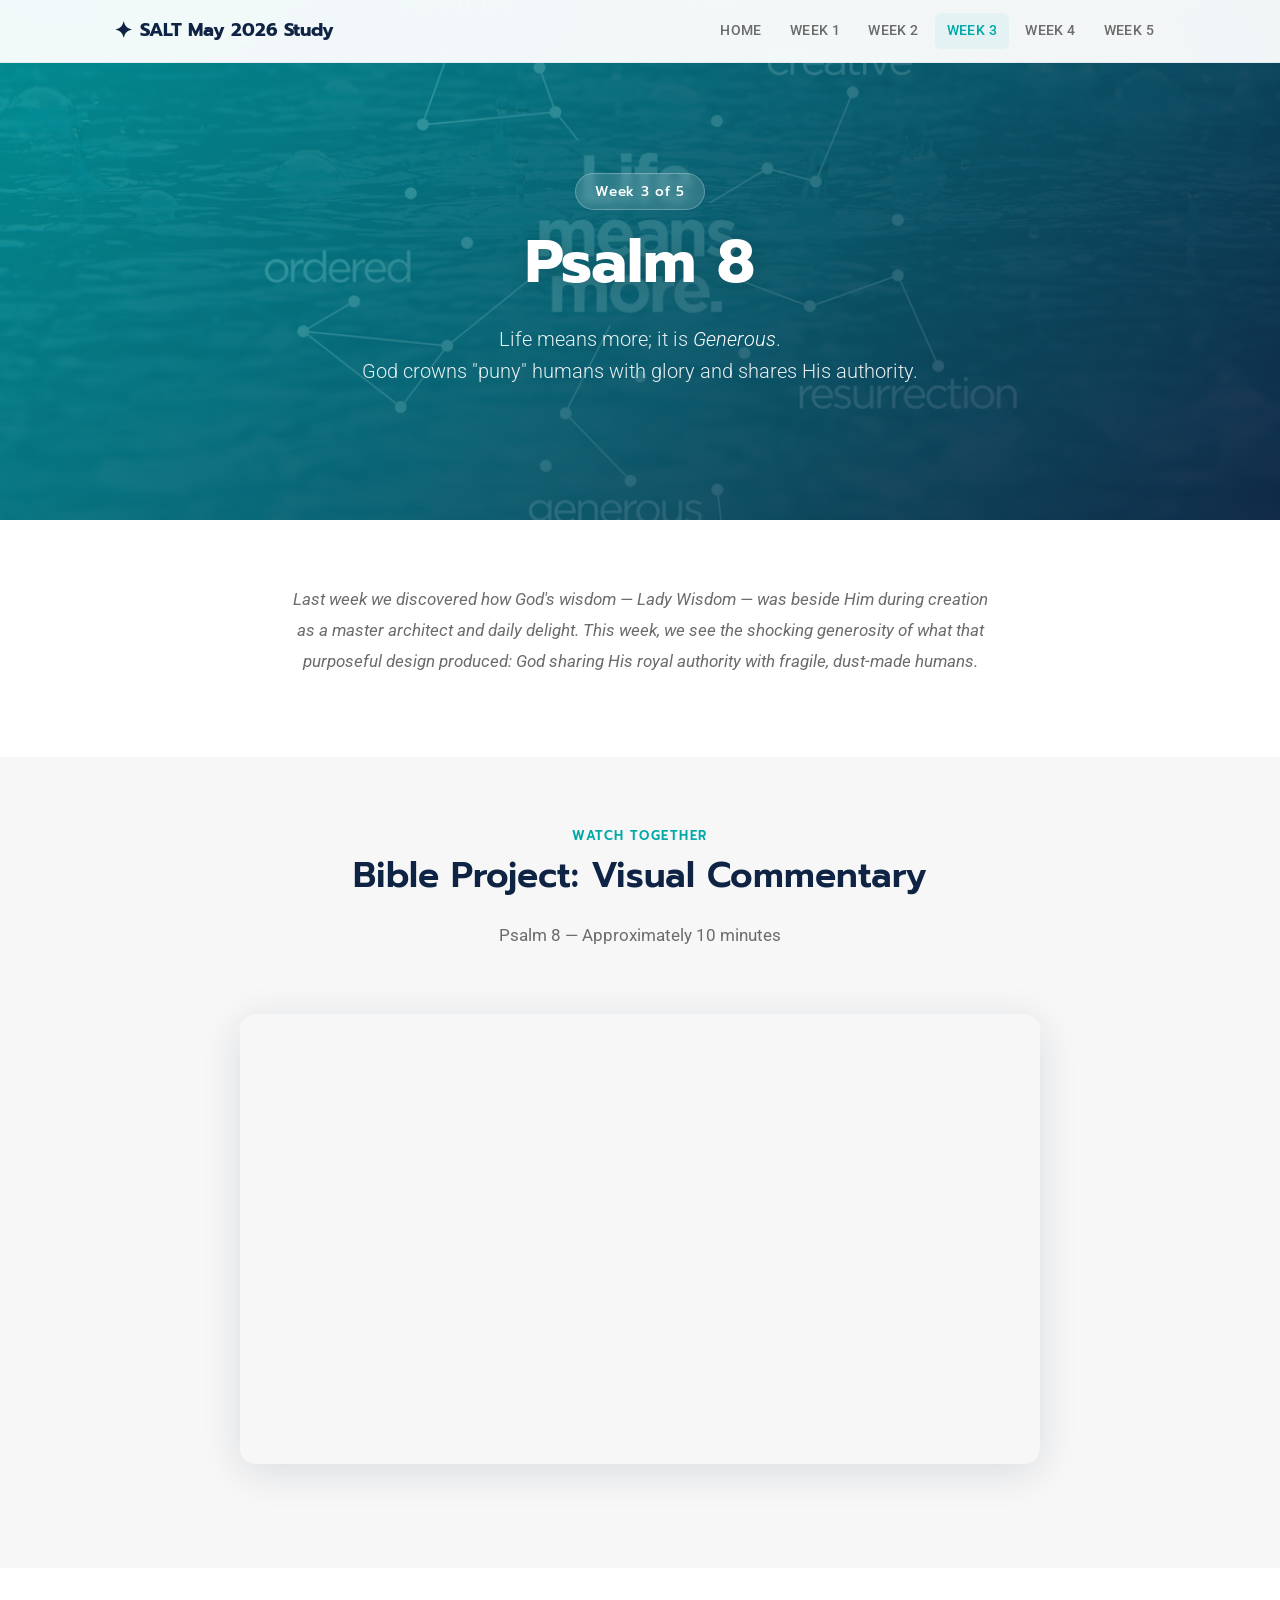
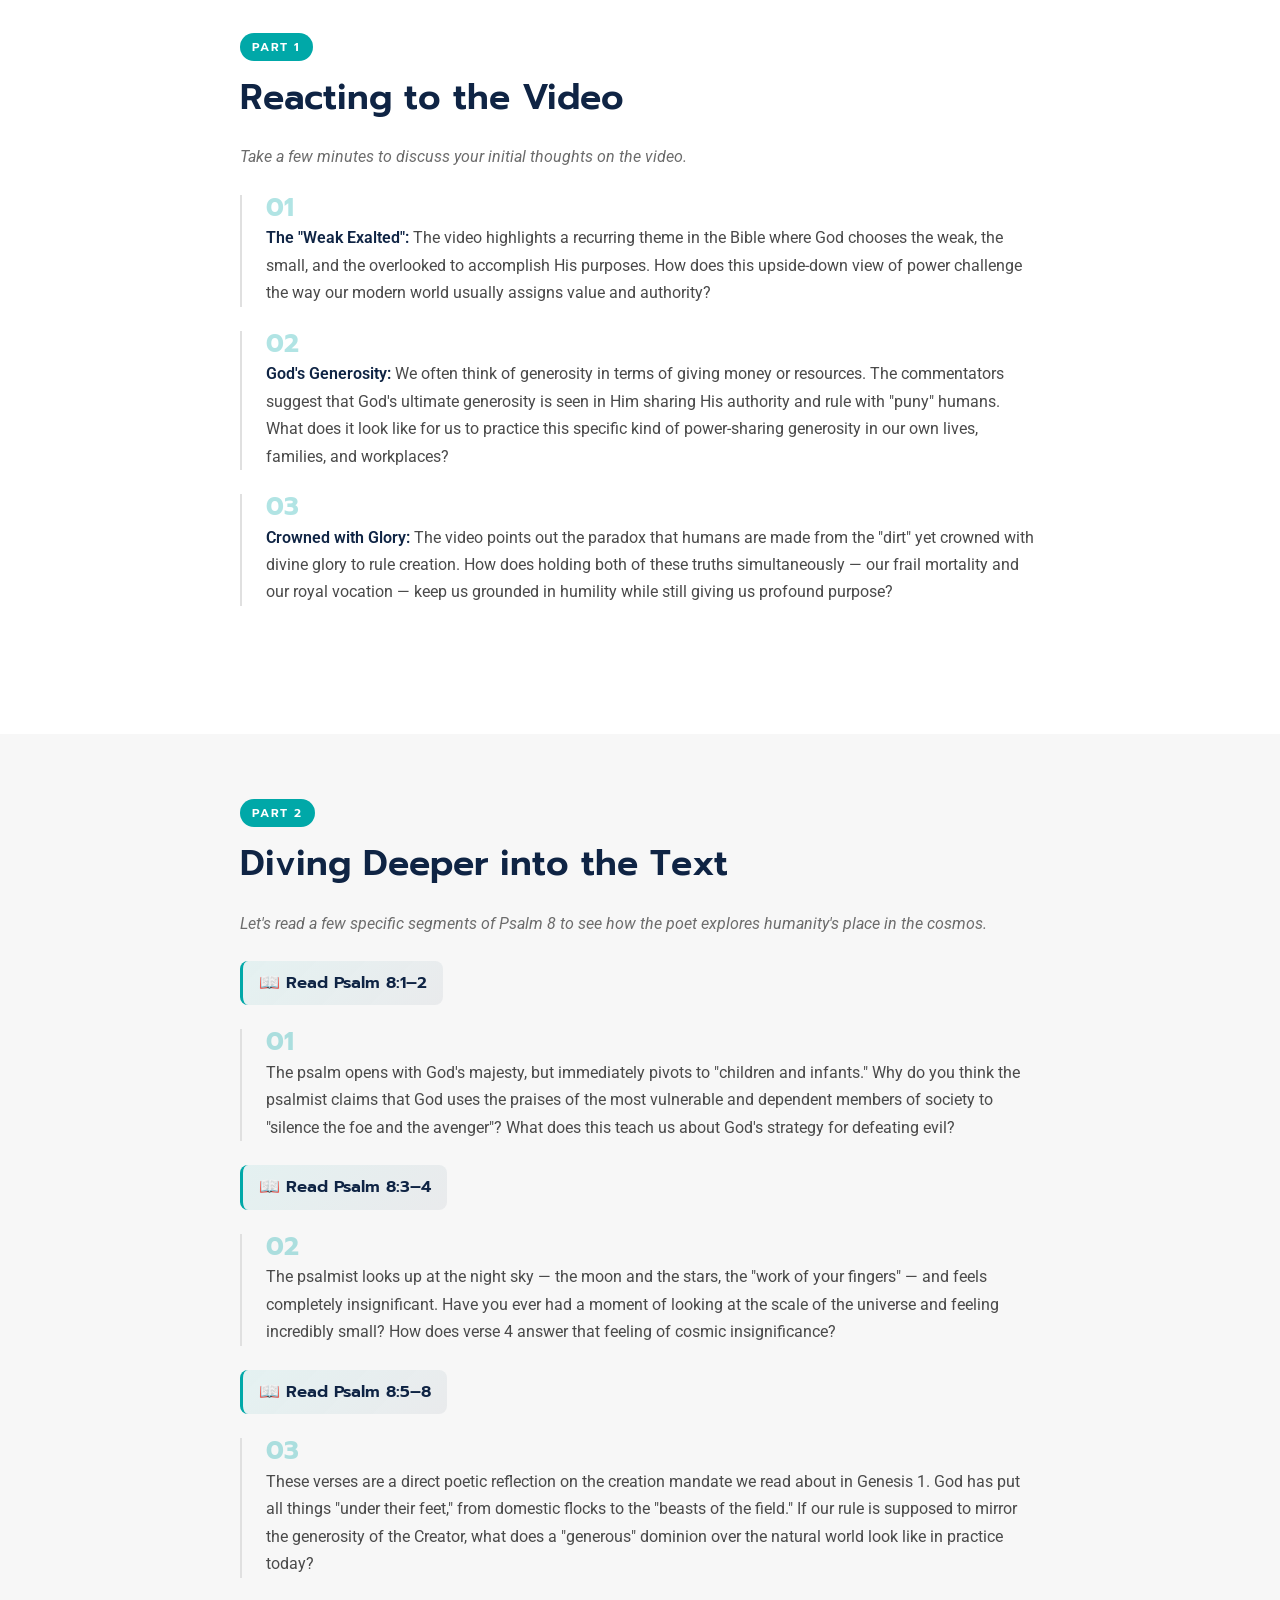
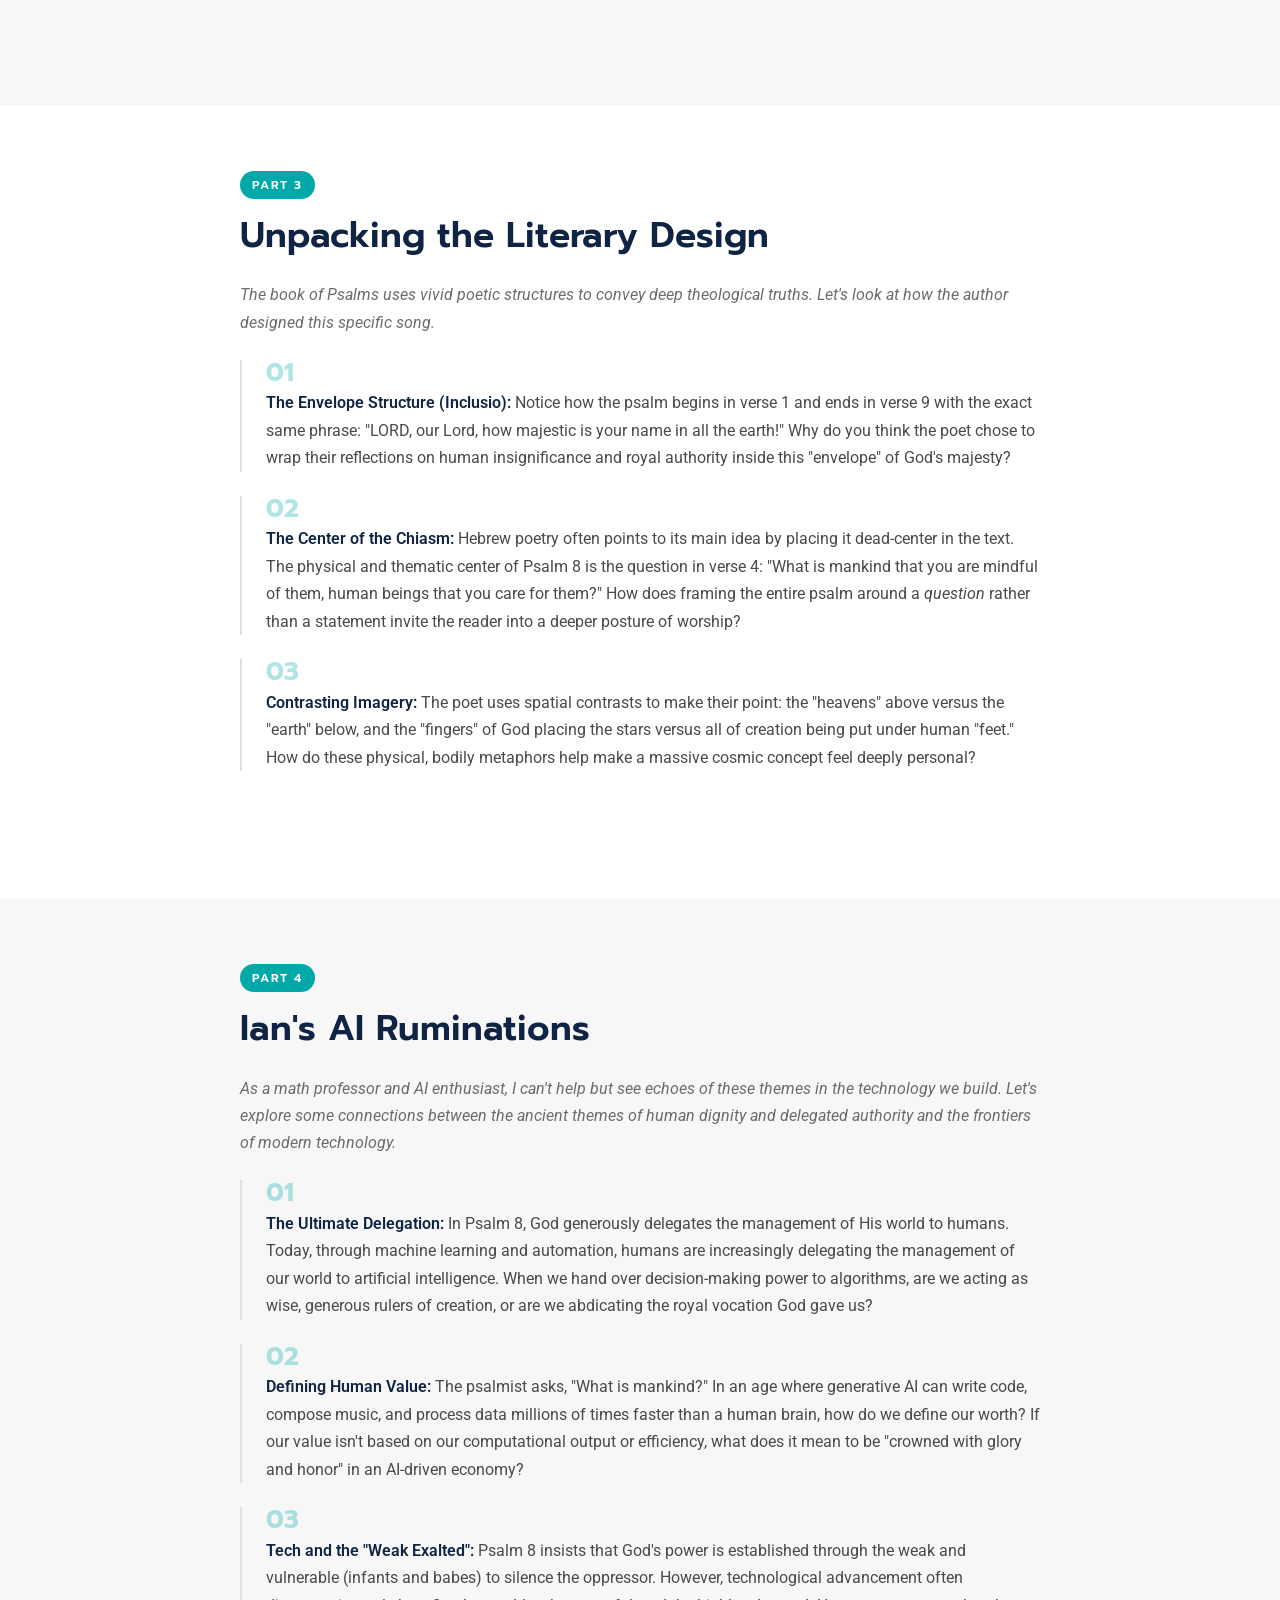
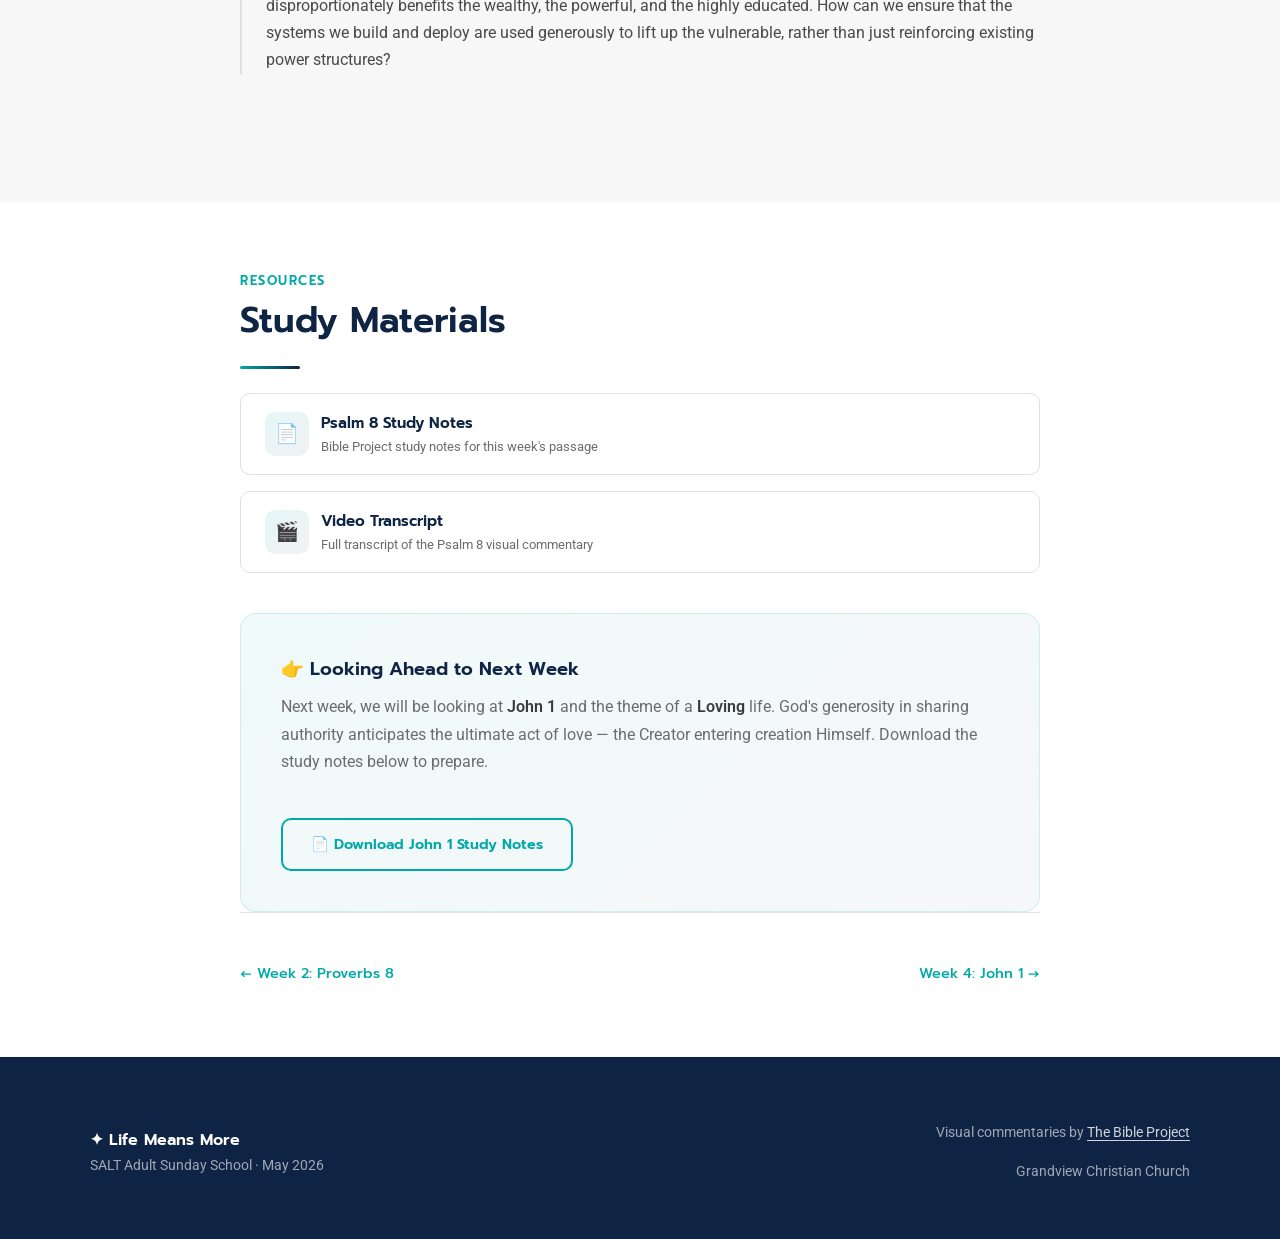
<file: week3.html>
<!DOCTYPE html>
<html lang="en">
<head>
  <meta charset="UTF-8">
  <meta name="viewport" content="width=device-width, initial-scale=1.0">
  <meta name="description" content="Week 3: Psalm 8 — Life means more; it is Generous. Watch the Bible Project visual commentary and explore discussion questions.">
  <title>Week 3: Psalm 8 — Generous | Life Means More</title>
  <link rel="stylesheet" href="styles.css">
  <link rel="icon" href="data:image/svg+xml,<svg xmlns='http://www.w3.org/2000/svg' viewBox='0 0 100 100'><text y='.9em' font-size='90'>✦</text></svg>">
</head>
<body>

  <!-- Navigation -->
  <nav class="nav" id="nav">
    <div class="nav__inner">
      <a href="index.html" class="nav__brand">
        <span class="nav__brand-icon">✦</span> SALT May 2026 Study
      </a>
      <button class="nav__toggle" id="navToggle" aria-label="Toggle navigation">☰</button>
      <ul class="nav__links" id="navLinks">
        <li><a href="index.html" class="nav__link">Home</a></li>
        <li><a href="week1.html" class="nav__link">Week 1</a></li>
        <li><a href="week2.html" class="nav__link">Week 2</a></li>
        <li><a href="week3.html" class="nav__link nav__link--active">Week 3</a></li>
        <li><a href="week4.html" class="nav__link">Week 4</a></li>
        <li><a href="week5.html" class="nav__link">Week 5</a></li>
      </ul>
    </div>
  </nav>

  <!-- Hero -->
  <section class="hero">
    <div class="hero__bg">
      <img src="assets/LifeMeansMore.jpg" alt="Life Means More">
    </div>
    <div class="hero__overlay"></div>
    <div class="hero__content">
      <span class="hero__week-badge">Week 3 of 5</span>
      <h1 class="hero__title">Psalm 8</h1>
      <p class="hero__subtitle">Life means more; it is <em style="color: #fff; font-style: italic;">Generous</em>.<br>God crowns "puny" humans with glory and shares His authority.</p>
    </div>
  </section>

  <!-- Looking Back -->
  <section class="section">
    <div class="container container--narrow">
      <div class="intro-block fade-in">
        <p><em>Last week we discovered how God's wisdom — Lady Wisdom — was beside Him during creation as a master architect and daily delight. This week, we see the shocking generosity of what that purposeful design produced: God sharing His royal authority with fragile, dust-made humans.</em></p>
      </div>
    </div>
  </section>

  <!-- Video Section -->
  <section class="section section--alt">
    <div class="container container--narrow">
      <div class="section__header fade-in">
        <span class="section__label">Watch Together</span>
        <h2>Bible Project: Visual Commentary</h2>
        <p>Psalm 8 — Approximately 10 minutes</p>
      </div>
      <div class="video-container fade-in">
        <iframe 
          src="https://www.youtube.com/embed/d_-xvaK4wIw" 
          title="Bible Project Visual Commentary: Psalm 8"
          allow="accelerometer; autoplay; clipboard-write; encrypted-media; gyroscope; picture-in-picture" 
          allowfullscreen>
        </iframe>
      </div>
    </div>
  </section>

  <!-- Part 1: Reacting to the Video -->
  <section class="section">
    <div class="container container--narrow">
      <div class="discussion fade-in">
        <span class="discussion__part-label">Part 1</span>
        <h2>Reacting to the Video</h2>
        <p class="discussion__intro">Take a few minutes to discuss your initial thoughts on the video.</p>

        <div class="question">
          <div class="question__number">01</div>
          <p class="question__text"><strong>The "Weak Exalted":</strong> The video highlights a recurring theme in the Bible where God chooses the weak, the small, and the overlooked to accomplish His purposes. How does this upside-down view of power challenge the way our modern world usually assigns value and authority?</p>
        </div>

        <div class="question">
          <div class="question__number">02</div>
          <p class="question__text"><strong>God's Generosity:</strong> We often think of generosity in terms of giving money or resources. The commentators suggest that God's ultimate generosity is seen in Him sharing His authority and rule with "puny" humans. What does it look like for us to practice this specific kind of power-sharing generosity in our own lives, families, and workplaces?</p>
        </div>

        <div class="question">
          <div class="question__number">03</div>
          <p class="question__text"><strong>Crowned with Glory:</strong> The video points out the paradox that humans are made from the "dirt" yet crowned with divine glory to rule creation. How does holding both of these truths simultaneously — our frail mortality and our royal vocation — keep us grounded in humility while still giving us profound purpose?</p>
        </div>
      </div>
    </div>
  </section>

  <!-- Part 2: Diving Deeper -->
  <section class="section section--alt">
    <div class="container container--narrow">
      <div class="discussion fade-in">
        <span class="discussion__part-label">Part 2</span>
        <h2>Diving Deeper into the Text</h2>
        <p class="discussion__intro">Let's read a few specific segments of Psalm 8 to see how the poet explores humanity's place in the cosmos.</p>

        <div class="scripture-ref">📖 Read Psalm 8:1–2</div>

        <div class="question">
          <div class="question__number">01</div>
          <p class="question__text">The psalm opens with God's majesty, but immediately pivots to "children and infants." Why do you think the psalmist claims that God uses the praises of the most vulnerable and dependent members of society to "silence the foe and the avenger"? What does this teach us about God's strategy for defeating evil?</p>
        </div>

        <div class="scripture-ref">📖 Read Psalm 8:3–4</div>

        <div class="question">
          <div class="question__number">02</div>
          <p class="question__text">The psalmist looks up at the night sky — the moon and the stars, the "work of your fingers" — and feels completely insignificant. Have you ever had a moment of looking at the scale of the universe and feeling incredibly small? How does verse 4 answer that feeling of cosmic insignificance?</p>
        </div>

        <div class="scripture-ref">📖 Read Psalm 8:5–8</div>

        <div class="question">
          <div class="question__number">03</div>
          <p class="question__text">These verses are a direct poetic reflection on the creation mandate we read about in Genesis 1. God has put all things "under their feet," from domestic flocks to the "beasts of the field." If our rule is supposed to mirror the generosity of the Creator, what does a "generous" dominion over the natural world look like in practice today?</p>
        </div>
      </div>
    </div>
  </section>

  <!-- Part 3: Unpacking the Literary Design -->
  <section class="section">
    <div class="container container--narrow">
      <div class="discussion fade-in">
        <span class="discussion__part-label">Part 3</span>
        <h2>Unpacking the Literary Design</h2>
        <p class="discussion__intro">The book of Psalms uses vivid poetic structures to convey deep theological truths. Let's look at how the author designed this specific song.</p>

        <div class="question">
          <div class="question__number">01</div>
          <p class="question__text"><strong>The Envelope Structure (Inclusio):</strong> Notice how the psalm begins in verse 1 and ends in verse 9 with the exact same phrase: "LORD, our Lord, how majestic is your name in all the earth!" Why do you think the poet chose to wrap their reflections on human insignificance and royal authority inside this "envelope" of God's majesty?</p>
        </div>

        <div class="question">
          <div class="question__number">02</div>
          <p class="question__text"><strong>The Center of the Chiasm:</strong> Hebrew poetry often points to its main idea by placing it dead-center in the text. The physical and thematic center of Psalm 8 is the question in verse 4: "What is mankind that you are mindful of them, human beings that you care for them?" How does framing the entire psalm around a <em>question</em> rather than a statement invite the reader into a deeper posture of worship?</p>
        </div>

        <div class="question">
          <div class="question__number">03</div>
          <p class="question__text"><strong>Contrasting Imagery:</strong> The poet uses spatial contrasts to make their point: the "heavens" above versus the "earth" below, and the "fingers" of God placing the stars versus all of creation being put under human "feet." How do these physical, bodily metaphors help make a massive cosmic concept feel deeply personal?</p>
        </div>
      </div>
    </div>
  </section>

  <!-- Part 4: AI Ruminations -->
  <section class="section section--alt">
    <div class="container container--narrow">
      <div class="discussion fade-in">
        <span class="discussion__part-label">Part 4</span>
        <h2>Ian's AI Ruminations</h2>
        <p class="discussion__intro">As a math professor and AI enthusiast, I can't help but see echoes of these themes in the technology we build. Let's explore some connections between the ancient themes of human dignity and delegated authority and the frontiers of modern technology.</p>

        <div class="question">
          <div class="question__number">01</div>
          <p class="question__text"><strong>The Ultimate Delegation:</strong> In Psalm 8, God generously delegates the management of His world to humans. Today, through machine learning and automation, humans are increasingly delegating the management of our world to artificial intelligence. When we hand over decision-making power to algorithms, are we acting as wise, generous rulers of creation, or are we abdicating the royal vocation God gave us?</p>
        </div>

        <div class="question">
          <div class="question__number">02</div>
          <p class="question__text"><strong>Defining Human Value:</strong> The psalmist asks, "What is mankind?" In an age where generative AI can write code, compose music, and process data millions of times faster than a human brain, how do we define our worth? If our value isn't based on our computational output or efficiency, what does it mean to be "crowned with glory and honor" in an AI-driven economy?</p>
        </div>

        <div class="question">
          <div class="question__number">03</div>
          <p class="question__text"><strong>Tech and the "Weak Exalted":</strong> Psalm 8 insists that God's power is established through the weak and vulnerable (infants and babes) to silence the oppressor. However, technological advancement often disproportionately benefits the wealthy, the powerful, and the highly educated. How can we ensure that the systems we build and deploy are used generously to lift up the vulnerable, rather than just reinforcing existing power structures?</p>
        </div>
      </div>
    </div>
  </section>

  <!-- Resources & Looking Ahead -->
  <section class="section">
    <div class="container container--narrow">
      <div class="fade-in">
        <span class="section__label">Resources</span>
        <h2>Study Materials</h2>
        <hr class="divider">
        <div class="resources">
          <a href="assets/pdfs/week3_notes.pdf" class="resource-link" target="_blank">
            <span class="resource-link__icon">📄</span>
            <div class="resource-link__text">
              <div class="resource-link__title">Psalm 8 Study Notes</div>
              <p class="resource-link__desc">Bible Project study notes for this week's passage</p>
            </div>
          </a>
          <a href="assets/pdfs/week3_video.pdf" class="resource-link" target="_blank">
            <span class="resource-link__icon">🎬</span>
            <div class="resource-link__text">
              <div class="resource-link__title">Video Transcript</div>
              <p class="resource-link__desc">Full transcript of the Psalm 8 visual commentary</p>
            </div>
          </a>
        </div>

        <div class="looking-ahead">
          <div class="looking-ahead__title">👉 Looking Ahead to Next Week</div>
          <p>Next week, we will be looking at <strong>John 1</strong> and the theme of a <strong>Loving</strong> life. God's generosity in sharing authority anticipates the ultimate act of love — the Creator entering creation Himself. Download the study notes below to prepare.</p>
          <br>
          <a href="assets/pdfs/week4_notes.pdf" class="btn btn--outline-dark" target="_blank">📄 Download John 1 Study Notes</a>
        </div>

        <div class="week-nav">
          <a href="week2.html" class="week-nav__link">← Week 2: Proverbs 8</a>
          <a href="week4.html" class="week-nav__link week-nav__link--next">Week 4: John 1 →</a>
        </div>
      </div>
    </div>
  </section>

  <!-- Footer -->
  <footer class="footer">
    <div class="footer__inner">
      <div>
        <div class="footer__brand">✦ Life Means More</div>
        <p class="footer__text">SALT Adult Sunday School · May 2026</p>
      </div>
      <div style="text-align: right;">
        <p class="footer__text">Visual commentaries by <a href="https://bibleproject.com" target="_blank" rel="noopener">The Bible Project</a></p>
        <p class="footer__text">Grandview Christian Church</p>
      </div>
    </div>
  </footer>

  <script>
    document.getElementById('navToggle').addEventListener('click', () => {
      document.getElementById('navLinks').classList.toggle('open');
    });
    window.addEventListener('scroll', () => {
      document.getElementById('nav').classList.toggle('scrolled', window.scrollY > 20);
    });
    const observer = new IntersectionObserver((entries) => {
      entries.forEach(entry => {
        if (entry.isIntersecting) entry.target.classList.add('visible');
      });
    }, { threshold: 0.1, rootMargin: '0px 0px -50px 0px' });
    document.querySelectorAll('.fade-in').forEach(el => observer.observe(el));
  </script>

</body>
</html>
</file>
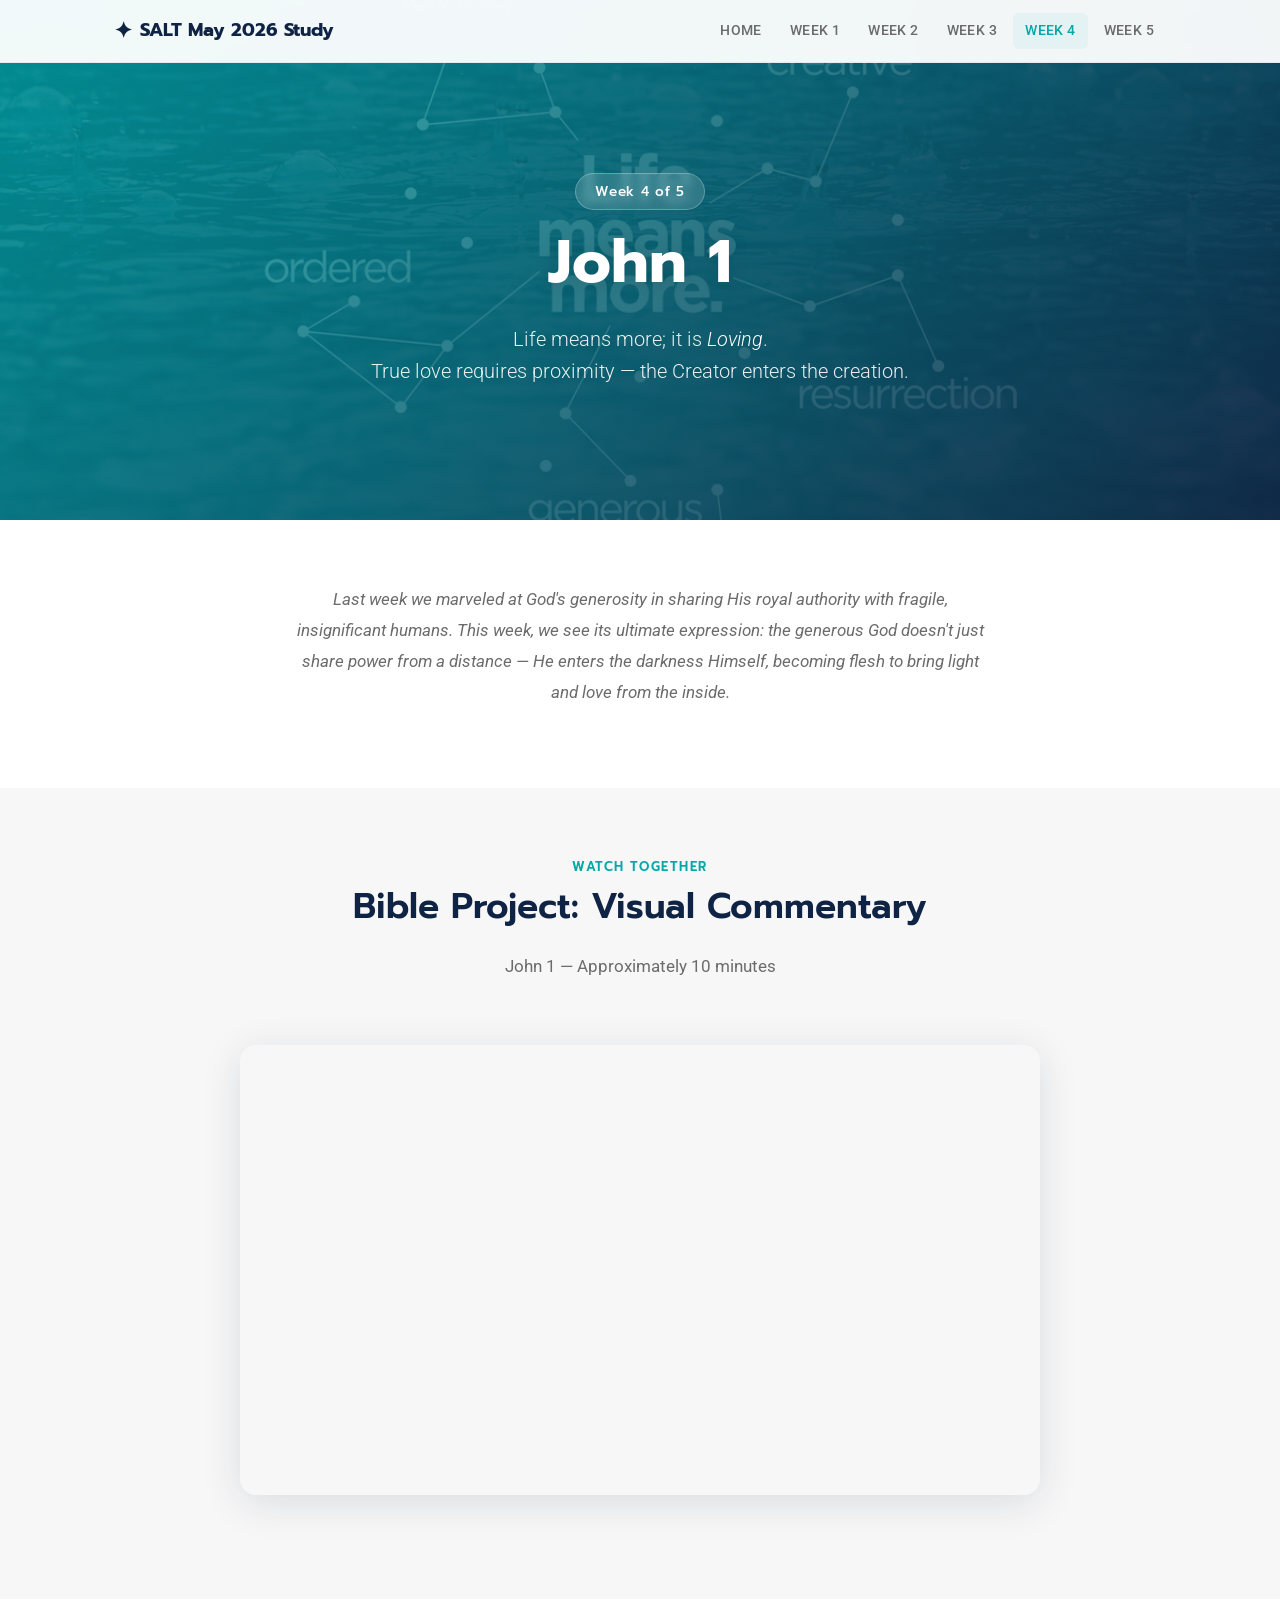
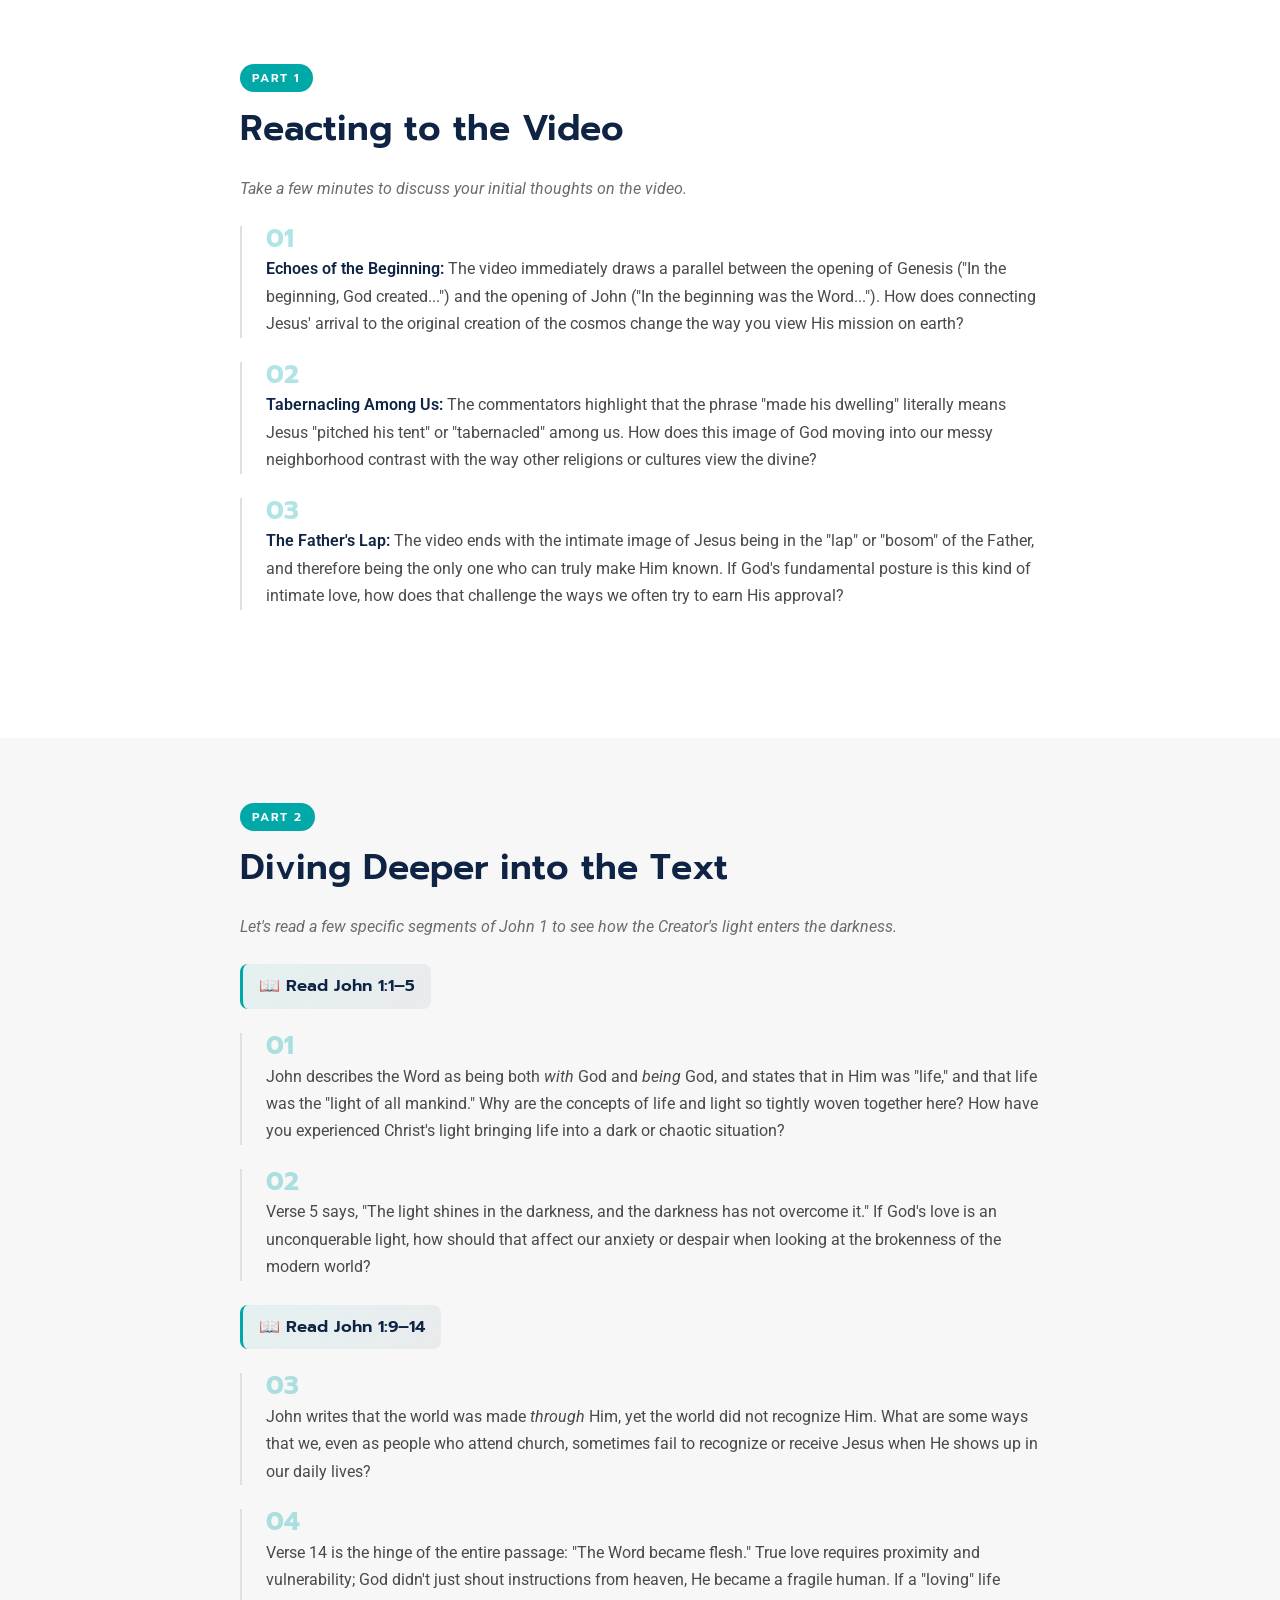
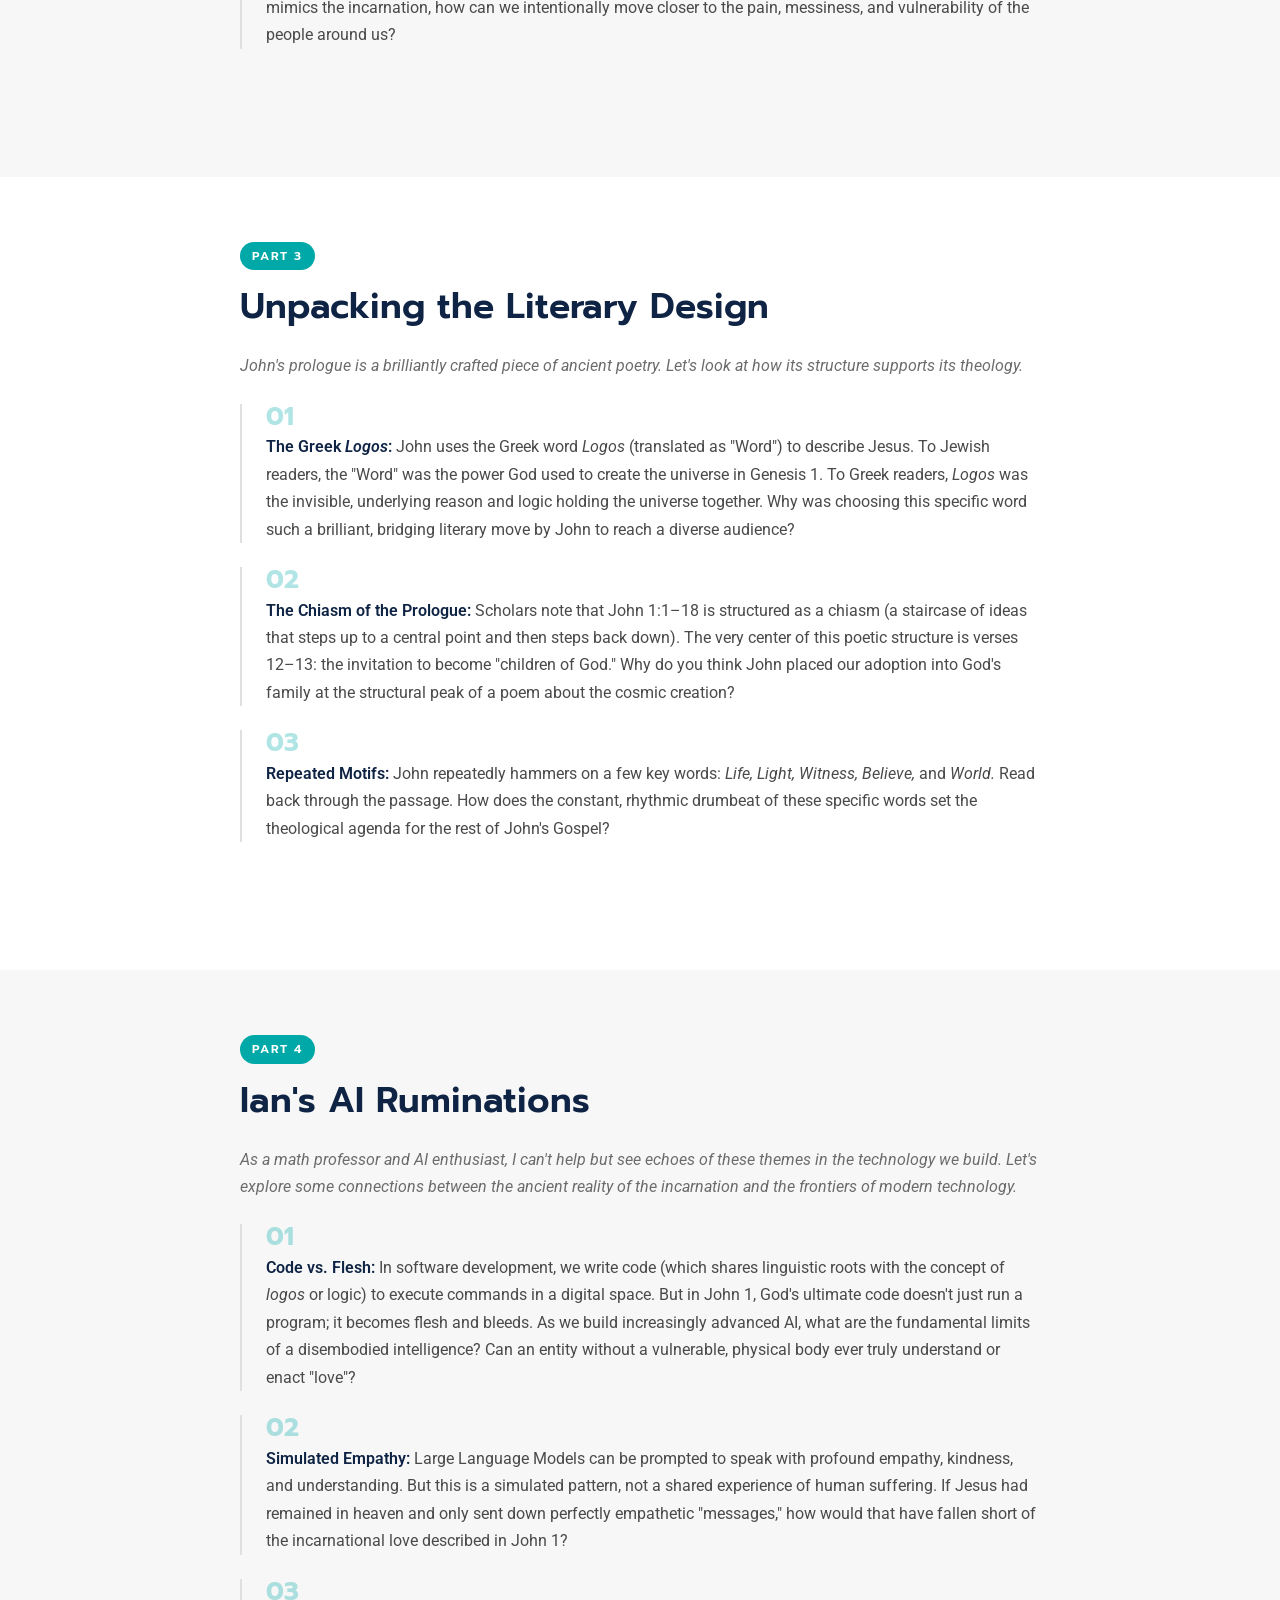
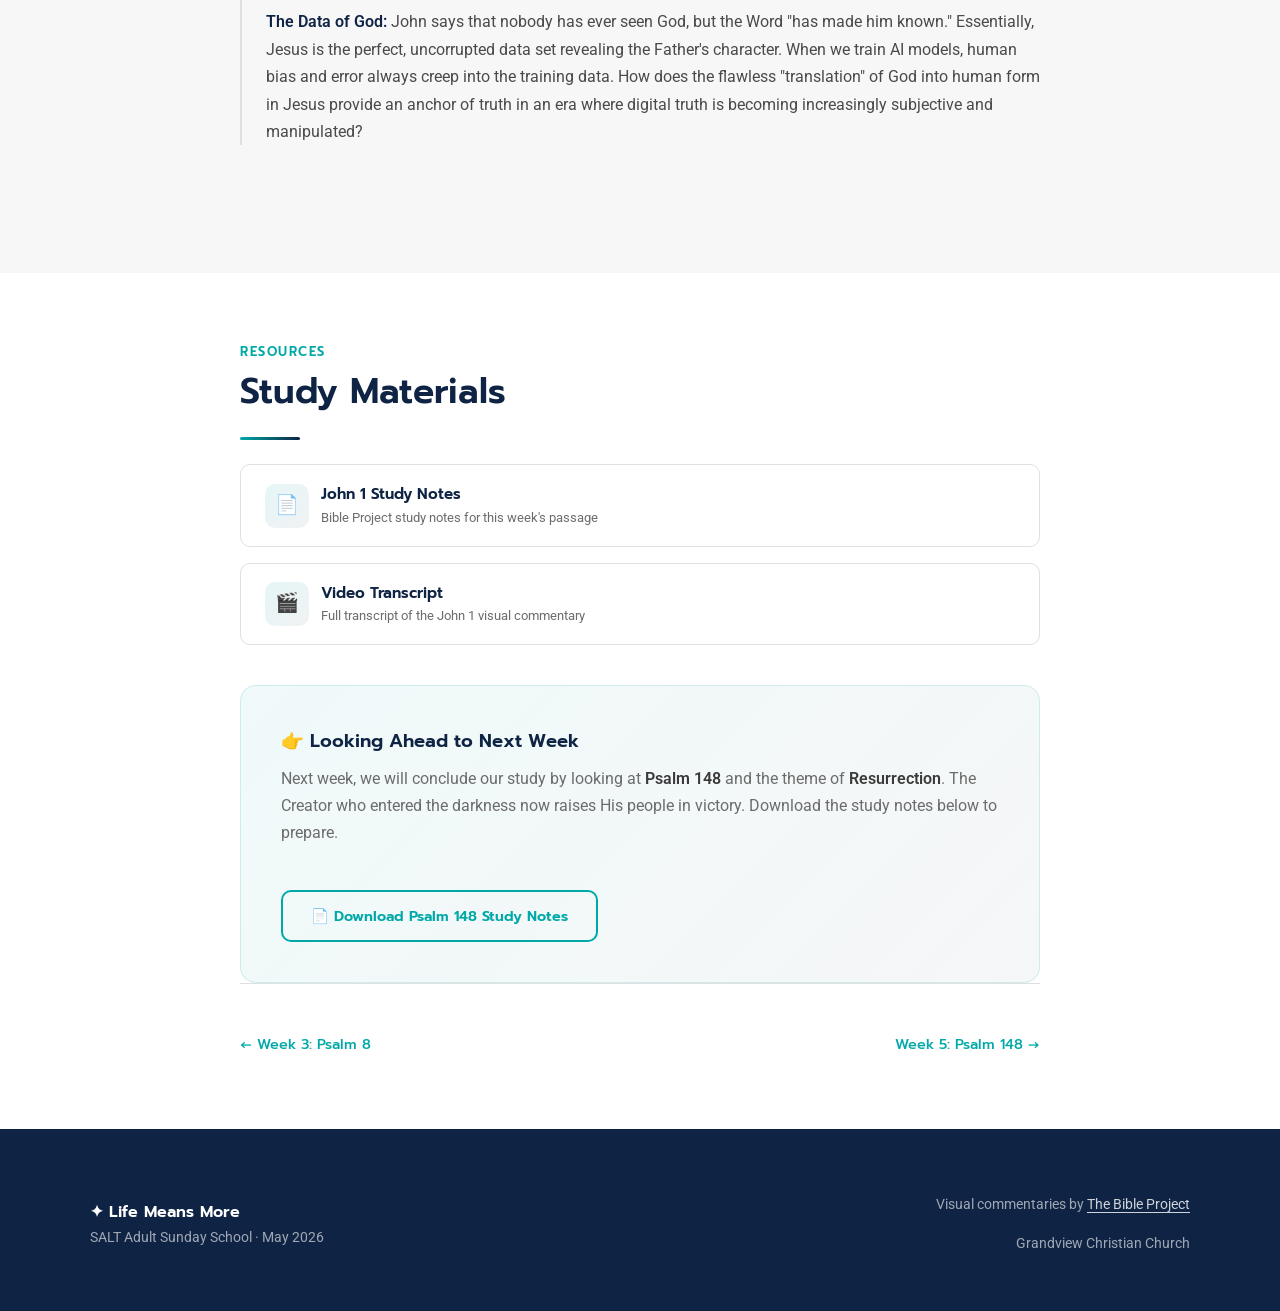
<file: week4.html>
<!DOCTYPE html>
<html lang="en">
<head>
  <meta charset="UTF-8">
  <meta name="viewport" content="width=device-width, initial-scale=1.0">
  <meta name="description" content="Week 4: John 1 — Life means more; it is Loving. Watch the Bible Project visual commentary and explore discussion questions.">
  <title>Week 4: John 1 — Loving | Life Means More</title>
  <link rel="stylesheet" href="styles.css">
  <link rel="icon" href="data:image/svg+xml,<svg xmlns='http://www.w3.org/2000/svg' viewBox='0 0 100 100'><text y='.9em' font-size='90'>✦</text></svg>">
</head>
<body>

  <!-- Navigation -->
  <nav class="nav" id="nav">
    <div class="nav__inner">
      <a href="index.html" class="nav__brand">
        <span class="nav__brand-icon">✦</span> SALT May 2026 Study
      </a>
      <button class="nav__toggle" id="navToggle" aria-label="Toggle navigation">☰</button>
      <ul class="nav__links" id="navLinks">
        <li><a href="index.html" class="nav__link">Home</a></li>
        <li><a href="week1.html" class="nav__link">Week 1</a></li>
        <li><a href="week2.html" class="nav__link">Week 2</a></li>
        <li><a href="week3.html" class="nav__link">Week 3</a></li>
        <li><a href="week4.html" class="nav__link nav__link--active">Week 4</a></li>
        <li><a href="week5.html" class="nav__link">Week 5</a></li>
      </ul>
    </div>
  </nav>

  <!-- Hero -->
  <section class="hero">
    <div class="hero__bg">
      <img src="assets/LifeMeansMore.jpg" alt="Life Means More">
    </div>
    <div class="hero__overlay"></div>
    <div class="hero__content">
      <span class="hero__week-badge">Week 4 of 5</span>
      <h1 class="hero__title">John 1</h1>
      <p class="hero__subtitle">Life means more; it is <em style="color: #fff; font-style: italic;">Loving</em>.<br>True love requires proximity — the Creator enters the creation.</p>
    </div>
  </section>

  <!-- Looking Back -->
  <section class="section">
    <div class="container container--narrow">
      <div class="intro-block fade-in">
        <p><em>Last week we marveled at God's generosity in sharing His royal authority with fragile, insignificant humans. This week, we see its ultimate expression: the generous God doesn't just share power from a distance — He enters the darkness Himself, becoming flesh to bring light and love from the inside.</em></p>
      </div>
    </div>
  </section>

  <!-- Video Section -->
  <section class="section section--alt">
    <div class="container container--narrow">
      <div class="section__header fade-in">
        <span class="section__label">Watch Together</span>
        <h2>Bible Project: Visual Commentary</h2>
        <p>John 1 — Approximately 10 minutes</p>
      </div>
      <div class="video-container fade-in">
        <iframe 
          src="https://www.youtube.com/embed/XgslCbXOOIE" 
          title="Bible Project Visual Commentary: John 1"
          allow="accelerometer; autoplay; clipboard-write; encrypted-media; gyroscope; picture-in-picture" 
          allowfullscreen>
        </iframe>
      </div>
    </div>
  </section>

  <!-- Part 1: Reacting to the Video -->
  <section class="section">
    <div class="container container--narrow">
      <div class="discussion fade-in">
        <span class="discussion__part-label">Part 1</span>
        <h2>Reacting to the Video</h2>
        <p class="discussion__intro">Take a few minutes to discuss your initial thoughts on the video.</p>

        <div class="question">
          <div class="question__number">01</div>
          <p class="question__text"><strong>Echoes of the Beginning:</strong> The video immediately draws a parallel between the opening of Genesis ("In the beginning, God created...") and the opening of John ("In the beginning was the Word..."). How does connecting Jesus' arrival to the original creation of the cosmos change the way you view His mission on earth?</p>
        </div>

        <div class="question">
          <div class="question__number">02</div>
          <p class="question__text"><strong>Tabernacling Among Us:</strong> The commentators highlight that the phrase "made his dwelling" literally means Jesus "pitched his tent" or "tabernacled" among us. How does this image of God moving into our messy neighborhood contrast with the way other religions or cultures view the divine?</p>
        </div>

        <div class="question">
          <div class="question__number">03</div>
          <p class="question__text"><strong>The Father's Lap:</strong> The video ends with the intimate image of Jesus being in the "lap" or "bosom" of the Father, and therefore being the only one who can truly make Him known. If God's fundamental posture is this kind of intimate love, how does that challenge the ways we often try to earn His approval?</p>
        </div>
      </div>
    </div>
  </section>

  <!-- Part 2: Diving Deeper -->
  <section class="section section--alt">
    <div class="container container--narrow">
      <div class="discussion fade-in">
        <span class="discussion__part-label">Part 2</span>
        <h2>Diving Deeper into the Text</h2>
        <p class="discussion__intro">Let's read a few specific segments of John 1 to see how the Creator's light enters the darkness.</p>

        <div class="scripture-ref">📖 Read John 1:1–5</div>

        <div class="question">
          <div class="question__number">01</div>
          <p class="question__text">John describes the Word as being both <em>with</em> God and <em>being</em> God, and states that in Him was "life," and that life was the "light of all mankind." Why are the concepts of life and light so tightly woven together here? How have you experienced Christ's light bringing life into a dark or chaotic situation?</p>
        </div>

        <div class="question">
          <div class="question__number">02</div>
          <p class="question__text">Verse 5 says, "The light shines in the darkness, and the darkness has not overcome it." If God's love is an unconquerable light, how should that affect our anxiety or despair when looking at the brokenness of the modern world?</p>
        </div>

        <div class="scripture-ref">📖 Read John 1:9–14</div>

        <div class="question">
          <div class="question__number">03</div>
          <p class="question__text">John writes that the world was made <em>through</em> Him, yet the world did not recognize Him. What are some ways that we, even as people who attend church, sometimes fail to recognize or receive Jesus when He shows up in our daily lives?</p>
        </div>

        <div class="question">
          <div class="question__number">04</div>
          <p class="question__text">Verse 14 is the hinge of the entire passage: "The Word became flesh." True love requires proximity and vulnerability; God didn't just shout instructions from heaven, He became a fragile human. If a "loving" life mimics the incarnation, how can we intentionally move closer to the pain, messiness, and vulnerability of the people around us?</p>
        </div>
      </div>
    </div>
  </section>

  <!-- Part 3: Unpacking the Literary Design -->
  <section class="section">
    <div class="container container--narrow">
      <div class="discussion fade-in">
        <span class="discussion__part-label">Part 3</span>
        <h2>Unpacking the Literary Design</h2>
        <p class="discussion__intro">John's prologue is a brilliantly crafted piece of ancient poetry. Let's look at how its structure supports its theology.</p>

        <div class="question">
          <div class="question__number">01</div>
          <p class="question__text"><strong>The Greek <em>Logos</em>:</strong> John uses the Greek word <em>Logos</em> (translated as "Word") to describe Jesus. To Jewish readers, the "Word" was the power God used to create the universe in Genesis 1. To Greek readers, <em>Logos</em> was the invisible, underlying reason and logic holding the universe together. Why was choosing this specific word such a brilliant, bridging literary move by John to reach a diverse audience?</p>
        </div>

        <div class="question">
          <div class="question__number">02</div>
          <p class="question__text"><strong>The Chiasm of the Prologue:</strong> Scholars note that John 1:1–18 is structured as a chiasm (a staircase of ideas that steps up to a central point and then steps back down). The very center of this poetic structure is verses 12–13: the invitation to become "children of God." Why do you think John placed our adoption into God's family at the structural peak of a poem about the cosmic creation?</p>
        </div>

        <div class="question">
          <div class="question__number">03</div>
          <p class="question__text"><strong>Repeated Motifs:</strong> John repeatedly hammers on a few key words: <em>Life, Light, Witness, Believe,</em> and <em>World.</em> Read back through the passage. How does the constant, rhythmic drumbeat of these specific words set the theological agenda for the rest of John's Gospel?</p>
        </div>
      </div>
    </div>
  </section>

  <!-- Part 4: AI Ruminations -->
  <section class="section section--alt">
    <div class="container container--narrow">
      <div class="discussion fade-in">
        <span class="discussion__part-label">Part 4</span>
        <h2>Ian's AI Ruminations</h2>
        <p class="discussion__intro">As a math professor and AI enthusiast, I can't help but see echoes of these themes in the technology we build. Let's explore some connections between the ancient reality of the incarnation and the frontiers of modern technology.</p>

        <div class="question">
          <div class="question__number">01</div>
          <p class="question__text"><strong>Code vs. Flesh:</strong> In software development, we write code (which shares linguistic roots with the concept of <em>logos</em> or logic) to execute commands in a digital space. But in John 1, God's ultimate code doesn't just run a program; it becomes flesh and bleeds. As we build increasingly advanced AI, what are the fundamental limits of a disembodied intelligence? Can an entity without a vulnerable, physical body ever truly understand or enact "love"?</p>
        </div>

        <div class="question">
          <div class="question__number">02</div>
          <p class="question__text"><strong>Simulated Empathy:</strong> Large Language Models can be prompted to speak with profound empathy, kindness, and understanding. But this is a simulated pattern, not a shared experience of human suffering. If Jesus had remained in heaven and only sent down perfectly empathetic "messages," how would that have fallen short of the incarnational love described in John 1?</p>
        </div>

        <div class="question">
          <div class="question__number">03</div>
          <p class="question__text"><strong>The Data of God:</strong> John says that nobody has ever seen God, but the Word "has made him known." Essentially, Jesus is the perfect, uncorrupted data set revealing the Father's character. When we train AI models, human bias and error always creep into the training data. How does the flawless "translation" of God into human form in Jesus provide an anchor of truth in an era where digital truth is becoming increasingly subjective and manipulated?</p>
        </div>
      </div>
    </div>
  </section>

  <!-- Resources & Looking Ahead -->
  <section class="section">
    <div class="container container--narrow">
      <div class="fade-in">
        <span class="section__label">Resources</span>
        <h2>Study Materials</h2>
        <hr class="divider">
        <div class="resources">
          <a href="assets/pdfs/week4_notes.pdf" class="resource-link" target="_blank">
            <span class="resource-link__icon">📄</span>
            <div class="resource-link__text">
              <div class="resource-link__title">John 1 Study Notes</div>
              <p class="resource-link__desc">Bible Project study notes for this week's passage</p>
            </div>
          </a>
          <a href="assets/pdfs/week4_video.pdf" class="resource-link" target="_blank">
            <span class="resource-link__icon">🎬</span>
            <div class="resource-link__text">
              <div class="resource-link__title">Video Transcript</div>
              <p class="resource-link__desc">Full transcript of the John 1 visual commentary</p>
            </div>
          </a>
        </div>

        <div class="looking-ahead">
          <div class="looking-ahead__title">👉 Looking Ahead to Next Week</div>
          <p>Next week, we will conclude our study by looking at <strong>Psalm 148</strong> and the theme of <strong>Resurrection</strong>. The Creator who entered the darkness now raises His people in victory. Download the study notes below to prepare.</p>
          <br>
          <a href="assets/pdfs/week5_notes.pdf" class="btn btn--outline-dark" target="_blank">📄 Download Psalm 148 Study Notes</a>
        </div>

        <div class="week-nav">
          <a href="week3.html" class="week-nav__link">← Week 3: Psalm 8</a>
          <a href="week5.html" class="week-nav__link week-nav__link--next">Week 5: Psalm 148 →</a>
        </div>
      </div>
    </div>
  </section>

  <!-- Footer -->
  <footer class="footer">
    <div class="footer__inner">
      <div>
        <div class="footer__brand">✦ Life Means More</div>
        <p class="footer__text">SALT Adult Sunday School · May 2026</p>
      </div>
      <div style="text-align: right;">
        <p class="footer__text">Visual commentaries by <a href="https://bibleproject.com" target="_blank" rel="noopener">The Bible Project</a></p>
        <p class="footer__text">Grandview Christian Church</p>
      </div>
    </div>
  </footer>

  <script>
    document.getElementById('navToggle').addEventListener('click', () => {
      document.getElementById('navLinks').classList.toggle('open');
    });
    window.addEventListener('scroll', () => {
      document.getElementById('nav').classList.toggle('scrolled', window.scrollY > 20);
    });
    const observer = new IntersectionObserver((entries) => {
      entries.forEach(entry => {
        if (entry.isIntersecting) entry.target.classList.add('visible');
      });
    }, { threshold: 0.1, rootMargin: '0px 0px -50px 0px' });
    document.querySelectorAll('.fade-in').forEach(el => observer.observe(el));
  </script>

</body>
</html>
</file>
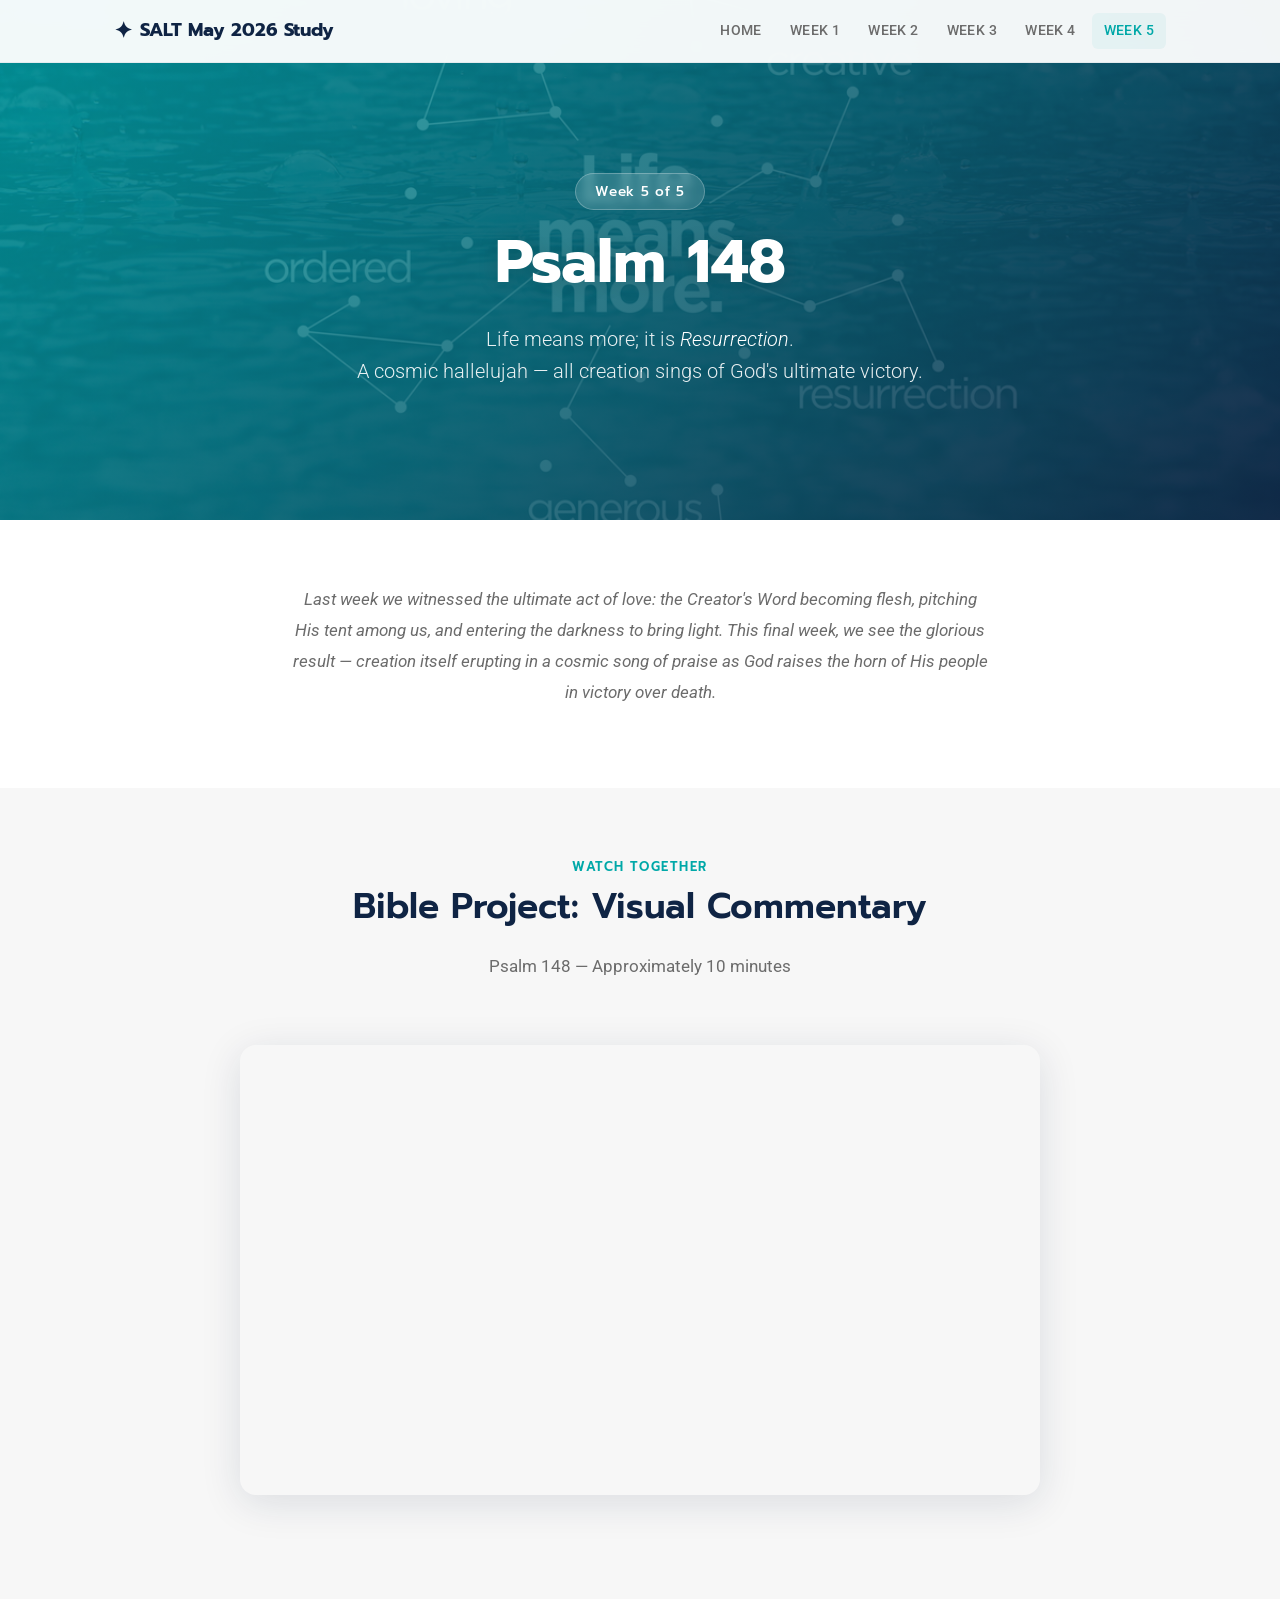
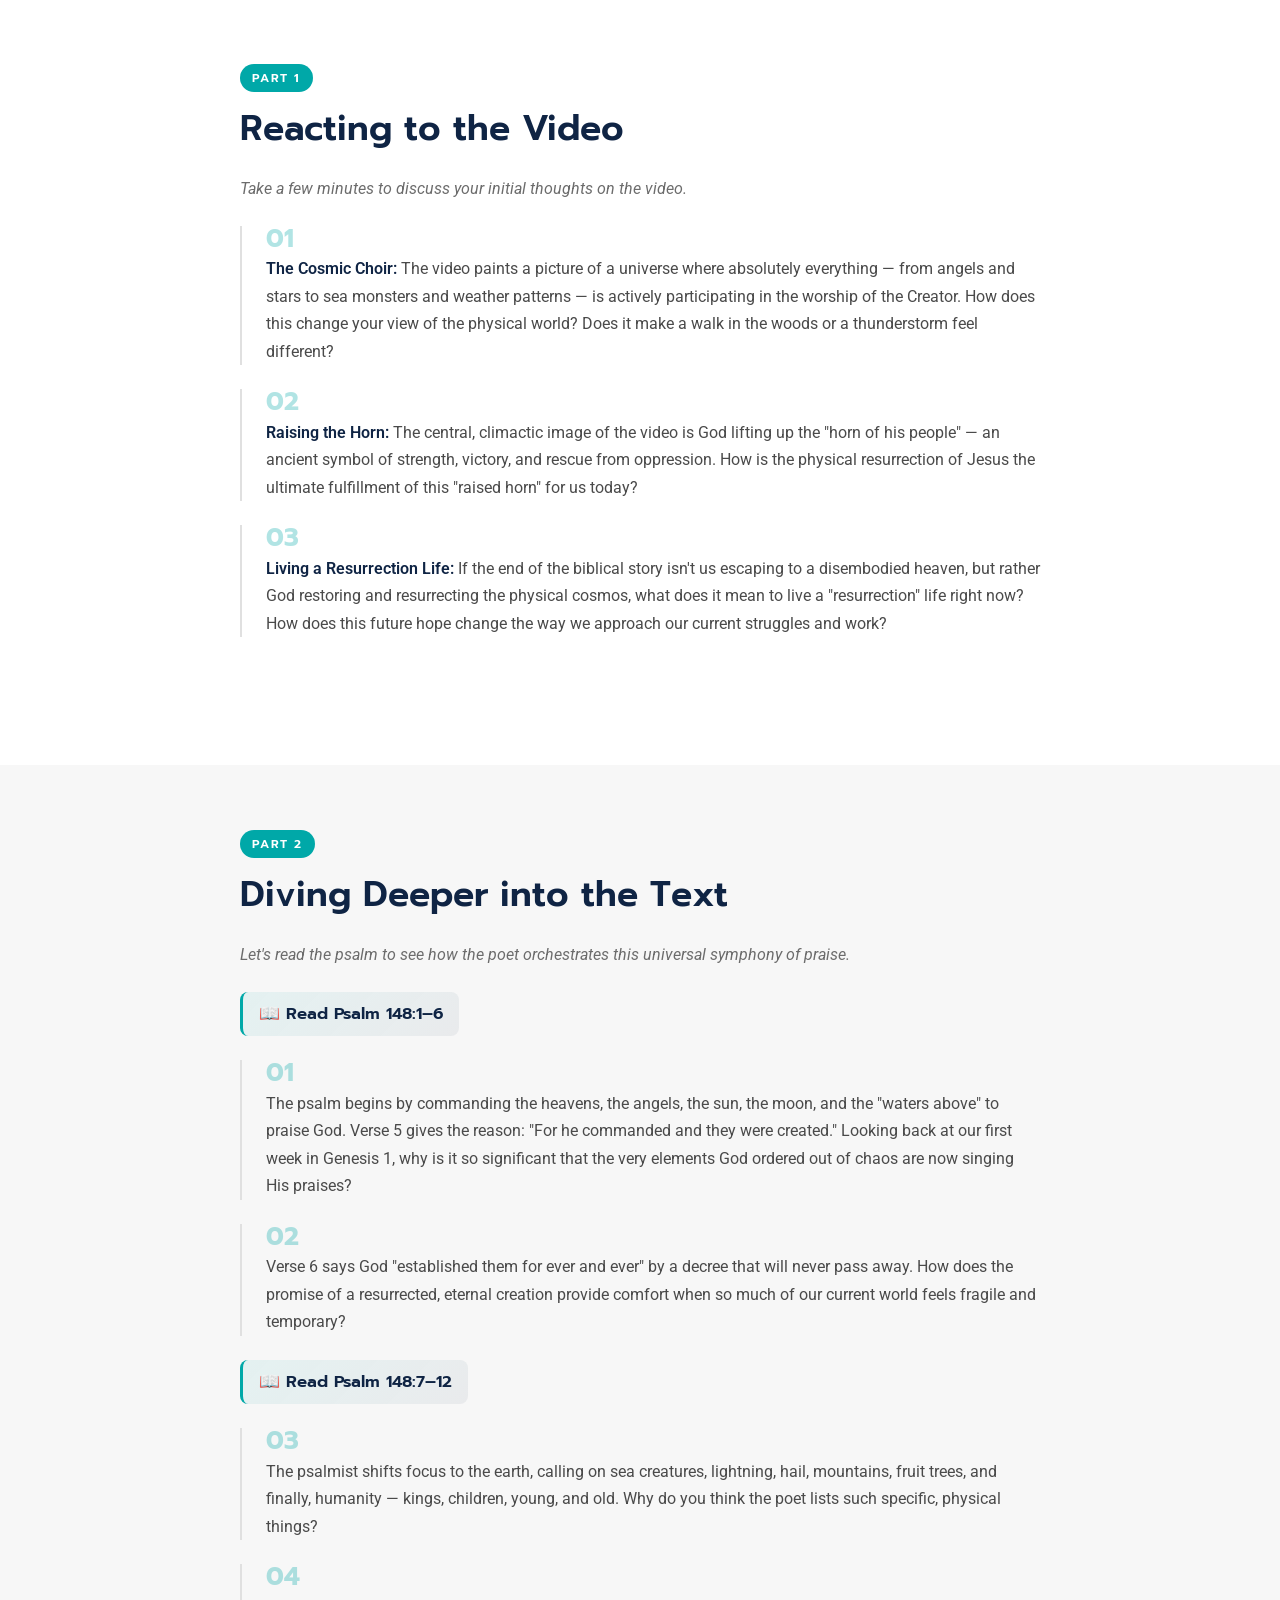
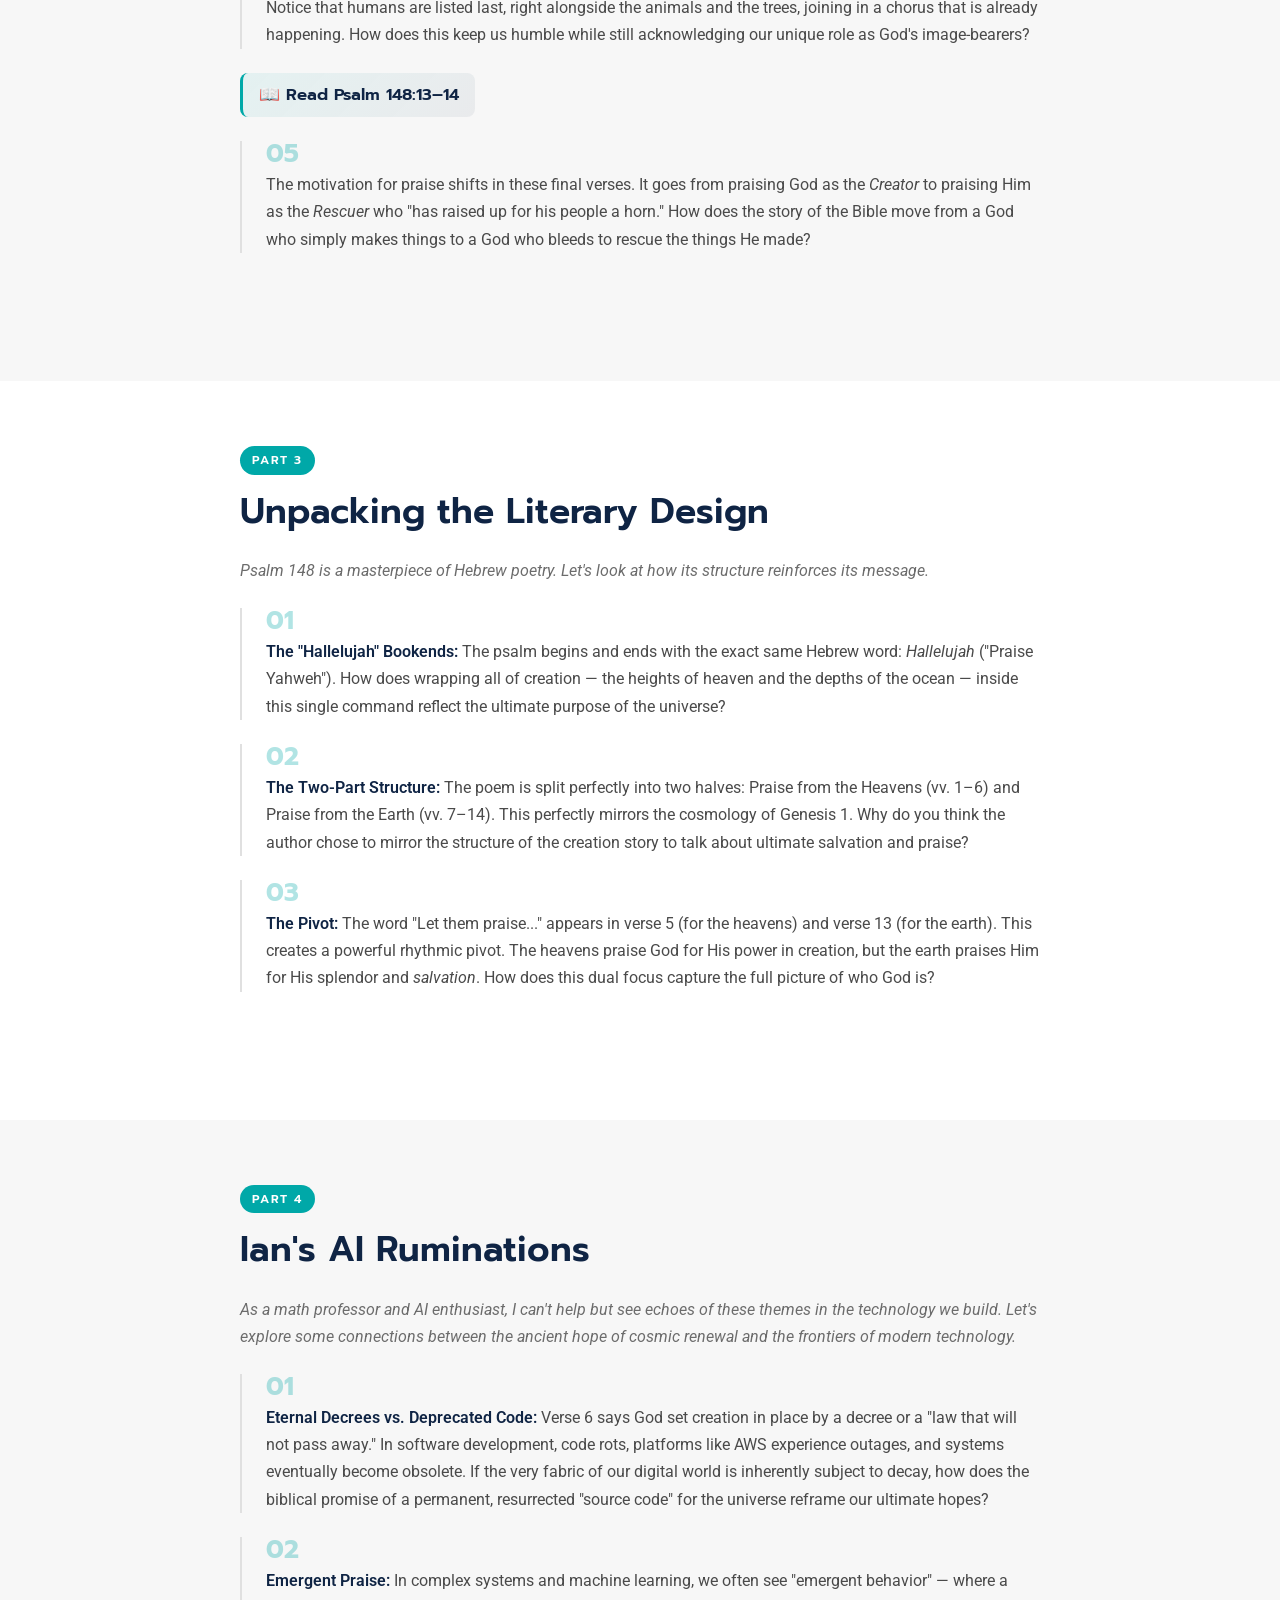
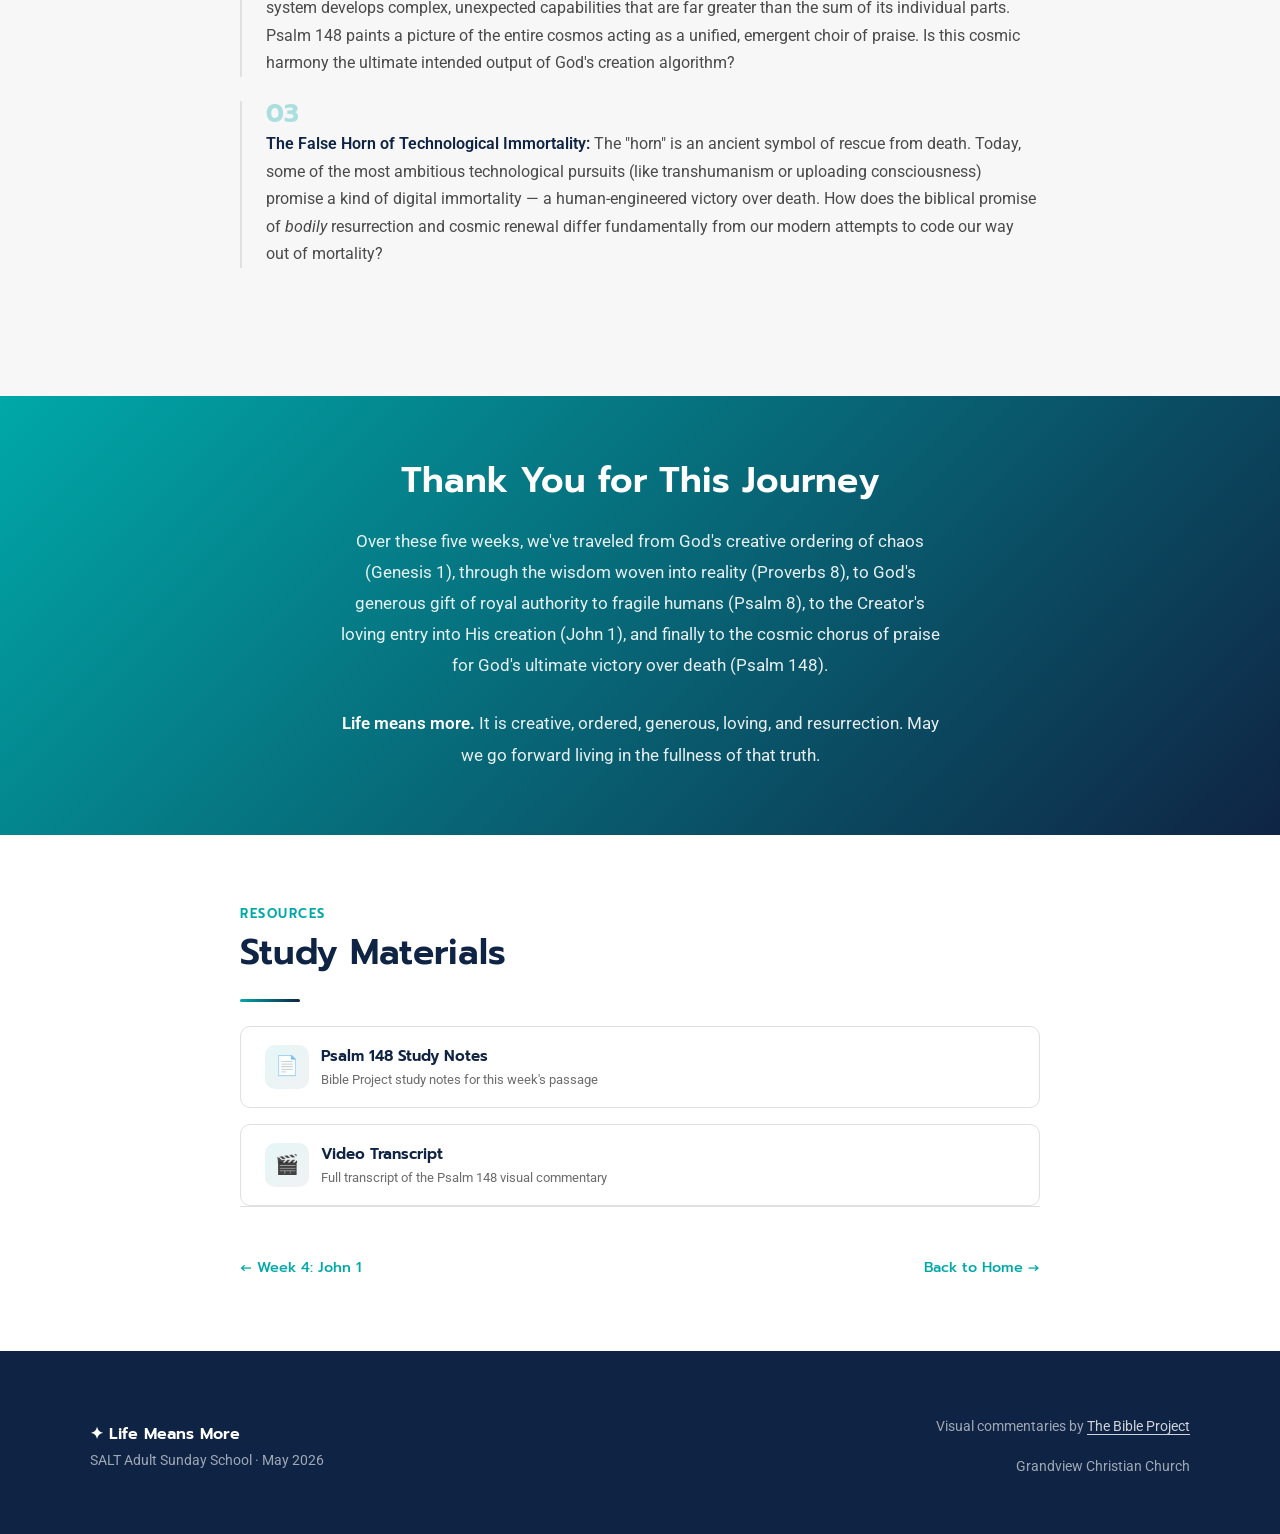
<file: week5.html>
<!DOCTYPE html>
<html lang="en">
<head>
  <meta charset="UTF-8">
  <meta name="viewport" content="width=device-width, initial-scale=1.0">
  <meta name="description" content="Week 5: Psalm 148 — Life means more; it is Resurrection. Watch the Bible Project visual commentary and explore discussion questions.">
  <title>Week 5: Psalm 148 — Resurrection | Life Means More</title>
  <link rel="stylesheet" href="styles.css">
  <link rel="icon" href="data:image/svg+xml,<svg xmlns='http://www.w3.org/2000/svg' viewBox='0 0 100 100'><text y='.9em' font-size='90'>✦</text></svg>">
</head>
<body>

  <!-- Navigation -->
  <nav class="nav" id="nav">
    <div class="nav__inner">
      <a href="index.html" class="nav__brand">
        <span class="nav__brand-icon">✦</span> SALT May 2026 Study
      </a>
      <button class="nav__toggle" id="navToggle" aria-label="Toggle navigation">☰</button>
      <ul class="nav__links" id="navLinks">
        <li><a href="index.html" class="nav__link">Home</a></li>
        <li><a href="week1.html" class="nav__link">Week 1</a></li>
        <li><a href="week2.html" class="nav__link">Week 2</a></li>
        <li><a href="week3.html" class="nav__link">Week 3</a></li>
        <li><a href="week4.html" class="nav__link">Week 4</a></li>
        <li><a href="week5.html" class="nav__link nav__link--active">Week 5</a></li>
      </ul>
    </div>
  </nav>

  <!-- Hero -->
  <section class="hero">
    <div class="hero__bg">
      <img src="assets/LifeMeansMore.jpg" alt="Life Means More">
    </div>
    <div class="hero__overlay"></div>
    <div class="hero__content">
      <span class="hero__week-badge">Week 5 of 5</span>
      <h1 class="hero__title">Psalm 148</h1>
      <p class="hero__subtitle">Life means more; it is <em style="color: #fff; font-style: italic;">Resurrection</em>.<br>A cosmic hallelujah — all creation sings of God's ultimate victory.</p>
    </div>
  </section>

  <!-- Looking Back -->
  <section class="section">
    <div class="container container--narrow">
      <div class="intro-block fade-in">
        <p><em>Last week we witnessed the ultimate act of love: the Creator's Word becoming flesh, pitching His tent among us, and entering the darkness to bring light. This final week, we see the glorious result — creation itself erupting in a cosmic song of praise as God raises the horn of His people in victory over death.</em></p>
      </div>
    </div>
  </section>

  <!-- Video Section -->
  <section class="section section--alt">
    <div class="container container--narrow">
      <div class="section__header fade-in">
        <span class="section__label">Watch Together</span>
        <h2>Bible Project: Visual Commentary</h2>
        <p>Psalm 148 — Approximately 10 minutes</p>
      </div>
      <div class="video-container fade-in">
        <iframe 
          src="https://www.youtube.com/embed/XgCrFl4Mc5Q" 
          title="Bible Project Visual Commentary: Psalm 148"
          allow="accelerometer; autoplay; clipboard-write; encrypted-media; gyroscope; picture-in-picture" 
          allowfullscreen>
        </iframe>
      </div>
    </div>
  </section>

  <!-- Part 1: Reacting to the Video -->
  <section class="section">
    <div class="container container--narrow">
      <div class="discussion fade-in">
        <span class="discussion__part-label">Part 1</span>
        <h2>Reacting to the Video</h2>
        <p class="discussion__intro">Take a few minutes to discuss your initial thoughts on the video.</p>

        <div class="question">
          <div class="question__number">01</div>
          <p class="question__text"><strong>The Cosmic Choir:</strong> The video paints a picture of a universe where absolutely everything — from angels and stars to sea monsters and weather patterns — is actively participating in the worship of the Creator. How does this change your view of the physical world? Does it make a walk in the woods or a thunderstorm feel different?</p>
        </div>

        <div class="question">
          <div class="question__number">02</div>
          <p class="question__text"><strong>Raising the Horn:</strong> The central, climactic image of the video is God lifting up the "horn of his people" — an ancient symbol of strength, victory, and rescue from oppression. How is the physical resurrection of Jesus the ultimate fulfillment of this "raised horn" for us today?</p>
        </div>

        <div class="question">
          <div class="question__number">03</div>
          <p class="question__text"><strong>Living a Resurrection Life:</strong> If the end of the biblical story isn't us escaping to a disembodied heaven, but rather God restoring and resurrecting the physical cosmos, what does it mean to live a "resurrection" life right now? How does this future hope change the way we approach our current struggles and work?</p>
        </div>
      </div>
    </div>
  </section>

  <!-- Part 2: Diving Deeper -->
  <section class="section section--alt">
    <div class="container container--narrow">
      <div class="discussion fade-in">
        <span class="discussion__part-label">Part 2</span>
        <h2>Diving Deeper into the Text</h2>
        <p class="discussion__intro">Let's read the psalm to see how the poet orchestrates this universal symphony of praise.</p>

        <div class="scripture-ref">📖 Read Psalm 148:1–6</div>

        <div class="question">
          <div class="question__number">01</div>
          <p class="question__text">The psalm begins by commanding the heavens, the angels, the sun, the moon, and the "waters above" to praise God. Verse 5 gives the reason: "For he commanded and they were created." Looking back at our first week in Genesis 1, why is it so significant that the very elements God ordered out of chaos are now singing His praises?</p>
        </div>

        <div class="question">
          <div class="question__number">02</div>
          <p class="question__text">Verse 6 says God "established them for ever and ever" by a decree that will never pass away. How does the promise of a resurrected, eternal creation provide comfort when so much of our current world feels fragile and temporary?</p>
        </div>

        <div class="scripture-ref">📖 Read Psalm 148:7–12</div>

        <div class="question">
          <div class="question__number">03</div>
          <p class="question__text">The psalmist shifts focus to the earth, calling on sea creatures, lightning, hail, mountains, fruit trees, and finally, humanity — kings, children, young, and old. Why do you think the poet lists such specific, physical things?</p>
        </div>

        <div class="question">
          <div class="question__number">04</div>
          <p class="question__text">Notice that humans are listed last, right alongside the animals and the trees, joining in a chorus that is already happening. How does this keep us humble while still acknowledging our unique role as God's image-bearers?</p>
        </div>

        <div class="scripture-ref">📖 Read Psalm 148:13–14</div>

        <div class="question">
          <div class="question__number">05</div>
          <p class="question__text">The motivation for praise shifts in these final verses. It goes from praising God as the <em>Creator</em> to praising Him as the <em>Rescuer</em> who "has raised up for his people a horn." How does the story of the Bible move from a God who simply makes things to a God who bleeds to rescue the things He made?</p>
        </div>
      </div>
    </div>
  </section>

  <!-- Part 3: Unpacking the Literary Design -->
  <section class="section">
    <div class="container container--narrow">
      <div class="discussion fade-in">
        <span class="discussion__part-label">Part 3</span>
        <h2>Unpacking the Literary Design</h2>
        <p class="discussion__intro">Psalm 148 is a masterpiece of Hebrew poetry. Let's look at how its structure reinforces its message.</p>

        <div class="question">
          <div class="question__number">01</div>
          <p class="question__text"><strong>The "Hallelujah" Bookends:</strong> The psalm begins and ends with the exact same Hebrew word: <em>Hallelujah</em> ("Praise Yahweh"). How does wrapping all of creation — the heights of heaven and the depths of the ocean — inside this single command reflect the ultimate purpose of the universe?</p>
        </div>

        <div class="question">
          <div class="question__number">02</div>
          <p class="question__text"><strong>The Two-Part Structure:</strong> The poem is split perfectly into two halves: Praise from the Heavens (vv. 1–6) and Praise from the Earth (vv. 7–14). This perfectly mirrors the cosmology of Genesis 1. Why do you think the author chose to mirror the structure of the creation story to talk about ultimate salvation and praise?</p>
        </div>

        <div class="question">
          <div class="question__number">03</div>
          <p class="question__text"><strong>The Pivot:</strong> The word "Let them praise..." appears in verse 5 (for the heavens) and verse 13 (for the earth). This creates a powerful rhythmic pivot. The heavens praise God for His power in creation, but the earth praises Him for His splendor and <em>salvation</em>. How does this dual focus capture the full picture of who God is?</p>
        </div>
      </div>
    </div>
  </section>

  <!-- Part 4: AI Ruminations -->
  <section class="section section--alt">
    <div class="container container--narrow">
      <div class="discussion fade-in">
        <span class="discussion__part-label">Part 4</span>
        <h2>Ian's AI Ruminations</h2>
        <p class="discussion__intro">As a math professor and AI enthusiast, I can't help but see echoes of these themes in the technology we build. Let's explore some connections between the ancient hope of cosmic renewal and the frontiers of modern technology.</p>

        <div class="question">
          <div class="question__number">01</div>
          <p class="question__text"><strong>Eternal Decrees vs. Deprecated Code:</strong> Verse 6 says God set creation in place by a decree or a "law that will not pass away." In software development, code rots, platforms like AWS experience outages, and systems eventually become obsolete. If the very fabric of our digital world is inherently subject to decay, how does the biblical promise of a permanent, resurrected "source code" for the universe reframe our ultimate hopes?</p>
        </div>

        <div class="question">
          <div class="question__number">02</div>
          <p class="question__text"><strong>Emergent Praise:</strong> In complex systems and machine learning, we often see "emergent behavior" — where a system develops complex, unexpected capabilities that are far greater than the sum of its individual parts. Psalm 148 paints a picture of the entire cosmos acting as a unified, emergent choir of praise. Is this cosmic harmony the ultimate intended output of God's creation algorithm?</p>
        </div>

        <div class="question">
          <div class="question__number">03</div>
          <p class="question__text"><strong>The False Horn of Technological Immortality:</strong> The "horn" is an ancient symbol of rescue from death. Today, some of the most ambitious technological pursuits (like transhumanism or uploading consciousness) promise a kind of digital immortality — a human-engineered victory over death. How does the biblical promise of <em>bodily</em> resurrection and cosmic renewal differ fundamentally from our modern attempts to code our way out of mortality?</p>
        </div>
      </div>
    </div>
  </section>

  <!-- Study Wrap-Up -->
  <section class="section section--teal">
    <div class="container container--narrow">
      <div class="intro-block fade-in">
        <h2 style="color: var(--white);">Thank You for This Journey</h2>
        <p style="color: rgba(255,255,255,0.9); max-width: 600px; margin: 0 auto;">Over these five weeks, we've traveled from God's creative ordering of chaos (Genesis 1), through the wisdom woven into reality (Proverbs 8), to God's generous gift of royal authority to fragile humans (Psalm 8), to the Creator's loving entry into His creation (John 1), and finally to the cosmic chorus of praise for God's ultimate victory over death (Psalm 148).</p>
        <br>
        <p style="color: rgba(255,255,255,0.9); max-width: 600px; margin: 0 auto;"><strong style="color: white;">Life means more.</strong> It is creative, ordered, generous, loving, and resurrection. May we go forward living in the fullness of that truth.</p>
      </div>
    </div>
  </section>

  <!-- Resources -->
  <section class="section">
    <div class="container container--narrow">
      <div class="fade-in">
        <span class="section__label">Resources</span>
        <h2>Study Materials</h2>
        <hr class="divider">
        <div class="resources">
          <a href="assets/pdfs/week5_notes.pdf" class="resource-link" target="_blank">
            <span class="resource-link__icon">📄</span>
            <div class="resource-link__text">
              <div class="resource-link__title">Psalm 148 Study Notes</div>
              <p class="resource-link__desc">Bible Project study notes for this week's passage</p>
            </div>
          </a>
          <a href="assets/pdfs/week5_video.pdf" class="resource-link" target="_blank">
            <span class="resource-link__icon">🎬</span>
            <div class="resource-link__text">
              <div class="resource-link__title">Video Transcript</div>
              <p class="resource-link__desc">Full transcript of the Psalm 148 visual commentary</p>
            </div>
          </a>
        </div>

        <div class="week-nav">
          <a href="week4.html" class="week-nav__link">← Week 4: John 1</a>
          <a href="index.html" class="week-nav__link week-nav__link--next">Back to Home →</a>
        </div>
      </div>
    </div>
  </section>

  <!-- Footer -->
  <footer class="footer">
    <div class="footer__inner">
      <div>
        <div class="footer__brand">✦ Life Means More</div>
        <p class="footer__text">SALT Adult Sunday School · May 2026</p>
      </div>
      <div style="text-align: right;">
        <p class="footer__text">Visual commentaries by <a href="https://bibleproject.com" target="_blank" rel="noopener">The Bible Project</a></p>
        <p class="footer__text">Grandview Christian Church</p>
      </div>
    </div>
  </footer>

  <script>
    document.getElementById('navToggle').addEventListener('click', () => {
      document.getElementById('navLinks').classList.toggle('open');
    });
    window.addEventListener('scroll', () => {
      document.getElementById('nav').classList.toggle('scrolled', window.scrollY > 20);
    });
    const observer = new IntersectionObserver((entries) => {
      entries.forEach(entry => {
        if (entry.isIntersecting) entry.target.classList.add('visible');
      });
    }, { threshold: 0.1, rootMargin: '0px 0px -50px 0px' });
    document.querySelectorAll('.fade-in').forEach(el => observer.observe(el));
  </script>

</body>
</html>
</file>
<file: styles.css>
/* ============================================
   SALT May 2026 — "Life Means More" Bible Study
   Design System (Grandview Christian-inspired)
   ============================================ */

/* --- Google Fonts --- */
@import url('https://fonts.googleapis.com/css2?family=Prompt:wght@400;500;600;700&family=Roboto:wght@300;400;500;700&display=swap');

/* --- CSS Custom Properties --- */
:root {
  /* Colors */
  --teal: #00A8A8;
  --teal-dark: #008F8F;
  --teal-light: #00C4C4;
  --navy: #0F2444;
  --navy-light: #1A3A6A;
  --white: #FFFFFF;
  --off-white: #F7F7F7;
  --gray-100: #F0F0F0;
  --gray-200: #E0E0E0;
  --gray-300: #CCCCCC;
  --gray-500: #6C6C6C;
  --gray-700: #3A3A3A;
  --text-body: #4A4A4A;
  --text-heading: #0F2444;
  
  /* Typography */
  --font-heading: 'Prompt', sans-serif;
  --font-body: 'Roboto', sans-serif;
  
  /* Spacing */
  --space-xs: 0.5rem;
  --space-sm: 1rem;
  --space-md: 1.5rem;
  --space-lg: 2.5rem;
  --space-xl: 4rem;
  --space-2xl: 6rem;
  
  /* Layout */
  --max-width: 1100px;
  --max-width-narrow: 800px;
  --border-radius: 10px;
  --border-radius-lg: 16px;
  
  /* Shadows */
  --shadow-sm: 0 2px 8px rgba(15, 36, 68, 0.06);
  --shadow-md: 0 4px 20px rgba(15, 36, 68, 0.1);
  --shadow-lg: 0 8px 40px rgba(15, 36, 68, 0.12);
  
  /* Transitions */
  --transition: 0.3s ease;
}

/* --- Reset & Base --- */
*,
*::before,
*::after {
  margin: 0;
  padding: 0;
  box-sizing: border-box;
}

html {
  scroll-behavior: smooth;
  font-size: 16px;
}

body {
  font-family: var(--font-body);
  font-weight: 400;
  line-height: 1.7;
  color: var(--text-body);
  background-color: var(--white);
  -webkit-font-smoothing: antialiased;
  -moz-osx-font-smoothing: grayscale;
}

img {
  max-width: 100%;
  height: auto;
  display: block;
}

a {
  color: var(--teal);
  text-decoration: none;
  transition: color var(--transition);
}

a:hover {
  color: var(--teal-dark);
}

/* --- Typography --- */
h1, h2, h3, h4, h5, h6 {
  font-family: var(--font-heading);
  color: var(--text-heading);
  line-height: 1.2;
  font-weight: 600;
}

h1 {
  font-size: clamp(2rem, 5vw, 3.2rem);
  font-weight: 700;
}

h2 {
  font-size: clamp(1.5rem, 3.5vw, 2.2rem);
  margin-bottom: var(--space-md);
}

h3 {
  font-size: clamp(1.15rem, 2.5vw, 1.5rem);
  margin-bottom: var(--space-sm);
}

h4 {
  font-size: 1.1rem;
  margin-bottom: var(--space-xs);
}

p {
  margin-bottom: var(--space-sm);
}

strong {
  font-weight: 600;
  color: var(--gray-700);
}

/* --- Navigation --- */
.nav {
  position: fixed;
  top: 0;
  left: 0;
  right: 0;
  z-index: 1000;
  background: rgba(255, 255, 255, 0.95);
  backdrop-filter: blur(12px);
  -webkit-backdrop-filter: blur(12px);
  border-bottom: 1px solid rgba(15, 36, 68, 0.06);
  transition: box-shadow var(--transition);
}

.nav.scrolled {
  box-shadow: var(--shadow-sm);
}

.nav__inner {
  max-width: var(--max-width);
  margin: 0 auto;
  padding: 0.75rem var(--space-md);
  display: flex;
  align-items: center;
  justify-content: space-between;
}

.nav__brand {
  font-family: var(--font-heading);
  font-weight: 700;
  font-size: 1.15rem;
  color: var(--navy);
  text-decoration: none;
  display: flex;
  align-items: center;
  gap: 0.5rem;
}

.nav__brand:hover {
  color: var(--teal);
}

.nav__brand-icon {
  font-size: 1.4rem;
}

.nav__links {
  display: flex;
  align-items: center;
  gap: 0.25rem;
  list-style: none;
}

.nav__link {
  display: block;
  padding: 0.4rem 0.75rem;
  font-family: var(--font-body);
  font-size: 0.85rem;
  font-weight: 500;
  color: var(--gray-500);
  text-decoration: none;
  border-radius: 6px;
  text-transform: uppercase;
  letter-spacing: 0.03em;
  transition: all var(--transition);
}

.nav__link:hover,
.nav__link--active {
  color: var(--teal);
  background: rgba(0, 168, 168, 0.06);
}

/* Mobile nav toggle */
.nav__toggle {
  display: none;
  background: none;
  border: none;
  cursor: pointer;
  padding: 0.5rem;
  color: var(--navy);
  font-size: 1.5rem;
}

/* --- Hero Section --- */
.hero {
  position: relative;
  min-height: 520px;
  display: flex;
  align-items: center;
  justify-content: center;
  text-align: center;
  padding: calc(80px + var(--space-xl)) var(--space-md) var(--space-xl);
  overflow: hidden;
}

.hero--landing {
  min-height: 85vh;
}

.hero__bg {
  position: absolute;
  inset: 0;
  z-index: 0;
}

.hero__bg img {
  width: 100%;
  height: 100%;
  object-fit: cover;
}

.hero__overlay {
  position: absolute;
  inset: 0;
  background: linear-gradient(135deg, rgba(0, 168, 168, 0.80) 0%, rgba(15, 36, 68, 0.90) 100%);
  z-index: 1;
}

.hero__content {
  position: relative;
  z-index: 2;
  max-width: 700px;
}

.hero__tagline {
  font-family: var(--font-body);
  font-size: 0.95rem;
  font-weight: 500;
  text-transform: uppercase;
  letter-spacing: 0.15em;
  color: rgba(255, 255, 255, 0.8);
  margin-bottom: var(--space-sm);
}

.hero__title {
  font-size: clamp(2.2rem, 6vw, 3.8rem);
  color: var(--white);
  font-weight: 700;
  margin-bottom: var(--space-md);
  text-shadow: 0 2px 20px rgba(0, 0, 0, 0.15);
}

.hero__subtitle {
  font-size: clamp(1rem, 2.5vw, 1.25rem);
  color: rgba(255, 255, 255, 0.9);
  font-weight: 300;
  line-height: 1.6;
  margin-bottom: var(--space-lg);
}

.hero__week-badge {
  display: inline-block;
  background: rgba(255, 255, 255, 0.15);
  border: 1px solid rgba(255, 255, 255, 0.25);
  border-radius: 50px;
  padding: 0.4rem 1.2rem;
  font-family: var(--font-heading);
  font-size: 0.85rem;
  font-weight: 500;
  color: var(--white);
  letter-spacing: 0.05em;
  margin-bottom: var(--space-sm);
  backdrop-filter: blur(4px);
}

/* --- Sections --- */
.section {
  padding: var(--space-xl) var(--space-md);
}

.section--alt {
  background-color: var(--off-white);
}

.section--teal {
  background: linear-gradient(135deg, var(--teal) 0%, var(--navy) 100%);
  color: var(--white);
}

.section--teal h2,
.section--teal h3,
.section--teal h4 {
  color: var(--white);
}

.section--teal a {
  color: rgba(255, 255, 255, 0.9);
  text-decoration: underline;
  text-underline-offset: 3px;
}

.section--teal a:hover {
  color: var(--white);
}

.container {
  max-width: var(--max-width);
  margin: 0 auto;
}

.container--narrow {
  max-width: var(--max-width-narrow);
}

.section__header {
  text-align: center;
  margin-bottom: var(--space-xl);
}

.section__header p {
  max-width: 600px;
  margin: 0 auto;
  color: var(--gray-500);
  font-size: 1.05rem;
}

.section__label {
  display: inline-block;
  font-family: var(--font-heading);
  font-size: 0.8rem;
  font-weight: 600;
  text-transform: uppercase;
  letter-spacing: 0.12em;
  color: var(--teal);
  margin-bottom: var(--space-xs);
}

/* --- Week Cards (Landing Page) --- */
.weeks-grid {
  display: grid;
  grid-template-columns: repeat(auto-fit, minmax(300px, 1fr));
  gap: var(--space-md);
}

.week-card {
  background: var(--white);
  border-radius: var(--border-radius-lg);
  overflow: hidden;
  box-shadow: var(--shadow-sm);
  transition: all var(--transition);
  text-decoration: none;
  display: flex;
  flex-direction: column;
  border: 1px solid rgba(15, 36, 68, 0.04);
}

.week-card:hover {
  transform: translateY(-4px);
  box-shadow: var(--shadow-lg);
  border-color: rgba(0, 168, 168, 0.15);
}

.week-card__banner {
  height: 6px;
  background: linear-gradient(90deg, var(--teal) 0%, var(--navy) 100%);
}

.week-card__body {
  padding: var(--space-md) var(--space-md) var(--space-lg);
  flex: 1;
  display: flex;
  flex-direction: column;
}

.week-card__number {
  font-family: var(--font-heading);
  font-size: 0.75rem;
  font-weight: 600;
  text-transform: uppercase;
  letter-spacing: 0.1em;
  color: var(--teal);
  margin-bottom: 0.35rem;
}

.week-card__title {
  font-family: var(--font-heading);
  font-size: 1.25rem;
  font-weight: 600;
  color: var(--navy);
  margin-bottom: 0.5rem;
  line-height: 1.3;
}

.week-card__theme {
  font-size: 0.95rem;
  color: var(--gray-500);
  margin-bottom: var(--space-sm);
  flex: 1;
}

.week-card__cta {
  font-family: var(--font-heading);
  font-size: 0.85rem;
  font-weight: 500;
  color: var(--teal);
  display: flex;
  align-items: center;
  gap: 0.4rem;
  transition: gap var(--transition);
}

.week-card:hover .week-card__cta {
  gap: 0.7rem;
}

/* --- Video Embed --- */
.video-container {
  position: relative;
  width: 100%;
  padding-bottom: 56.25%; /* 16:9 */
  border-radius: var(--border-radius-lg);
  overflow: hidden;
  box-shadow: var(--shadow-lg);
  margin-bottom: var(--space-lg);
}

.video-container iframe {
  position: absolute;
  top: 0;
  left: 0;
  width: 100%;
  height: 100%;
  border: none;
}

/* --- Discussion Content --- */
.discussion {
  margin-bottom: var(--space-xl);
}

.discussion__part-label {
  display: inline-block;
  font-family: var(--font-heading);
  font-size: 0.75rem;
  font-weight: 600;
  text-transform: uppercase;
  letter-spacing: 0.12em;
  color: var(--white);
  background: var(--teal);
  padding: 0.25rem 0.75rem;
  border-radius: 50px;
  margin-bottom: var(--space-sm);
}

.discussion__intro {
  font-size: 1rem;
  color: var(--gray-500);
  font-style: italic;
  margin-bottom: var(--space-md);
}

.scripture-ref {
  display: inline-flex;
  align-items: center;
  gap: 0.4rem;
  font-family: var(--font-heading);
  font-weight: 600;
  font-size: 1.05rem;
  color: var(--navy);
  background: linear-gradient(135deg, rgba(0, 168, 168, 0.08), rgba(15, 36, 68, 0.06));
  padding: 0.5rem 1rem;
  border-radius: 8px;
  border-left: 3px solid var(--teal);
  margin-bottom: var(--space-md);
}

.question {
  margin-bottom: var(--space-md);
  padding-left: var(--space-md);
  border-left: 2px solid var(--gray-200);
}

.question__number {
  font-family: var(--font-heading);
  font-weight: 700;
  font-size: 1.6rem;
  color: var(--teal);
  opacity: 0.3;
  line-height: 1;
  margin-bottom: 0.25rem;
}

.question__text {
  font-size: 1.01rem;
  line-height: 1.7;
  color: var(--text-body);
}

.question__text strong {
  color: var(--navy);
}

/* --- Buttons --- */
.btn {
  display: inline-flex;
  align-items: center;
  gap: 0.5rem;
  font-family: var(--font-heading);
  font-size: 0.9rem;
  font-weight: 600;
  padding: 0.75rem 1.75rem;
  border-radius: var(--border-radius);
  text-decoration: none;
  cursor: pointer;
  border: none;
  transition: all var(--transition);
}

.btn--primary {
  background: var(--teal);
  color: var(--white);
}

.btn--primary:hover {
  background: var(--teal-dark);
  color: var(--white);
  transform: translateY(-2px);
  box-shadow: 0 4px 15px rgba(0, 168, 168, 0.35);
}

.btn--outline {
  background: transparent;
  color: var(--white);
  border: 2px solid rgba(255, 255, 255, 0.5);
}

.btn--outline:hover {
  background: rgba(255, 255, 255, 0.1);
  color: var(--white);
  border-color: var(--white);
}

.btn--outline-dark {
  background: transparent;
  color: var(--teal);
  border: 2px solid var(--teal);
}

.btn--outline-dark:hover {
  background: var(--teal);
  color: var(--white);
}

.btn--ghost {
  background: transparent;
  color: var(--teal);
  padding: 0.5rem 0;
}

.btn--ghost:hover {
  color: var(--teal-dark);
}

.btn-group {
  display: flex;
  gap: var(--space-sm);
  flex-wrap: wrap;
}

/* --- Resource Links --- */
.resources {
  display: flex;
  flex-direction: column;
  gap: var(--space-sm);
}

.resource-link {
  display: flex;
  align-items: center;
  gap: 0.75rem;
  padding: 1rem var(--space-md);
  background: var(--white);
  border: 1px solid var(--gray-200);
  border-radius: var(--border-radius);
  text-decoration: none;
  color: var(--text-body);
  transition: all var(--transition);
}

.resource-link:hover {
  border-color: var(--teal);
  box-shadow: var(--shadow-sm);
  color: var(--text-body);
}

.resource-link__icon {
  flex-shrink: 0;
  width: 44px;
  height: 44px;
  border-radius: 10px;
  background: linear-gradient(135deg, rgba(0, 168, 168, 0.1), rgba(15, 36, 68, 0.06));
  display: flex;
  align-items: center;
  justify-content: center;
  font-size: 1.2rem;
}

.resource-link__text {
  flex: 1;
}

.resource-link__title {
  font-family: var(--font-heading);
  font-weight: 600;
  font-size: 0.95rem;
  color: var(--navy);
}

.resource-link__desc {
  font-size: 0.82rem;
  color: var(--gray-500);
  margin: 0;
}

/* --- Navigation Between Weeks --- */
.week-nav {
  display: flex;
  justify-content: space-between;
  align-items: center;
  gap: var(--space-md);
  padding-top: var(--space-lg);
  border-top: 1px solid var(--gray-200);
}

.week-nav__link {
  display: flex;
  align-items: center;
  gap: 0.5rem;
  font-family: var(--font-heading);
  font-weight: 500;
  font-size: 0.9rem;
  color: var(--teal);
  text-decoration: none;
  padding: 0.5rem 0;
  transition: all var(--transition);
}

.week-nav__link:hover {
  color: var(--teal-dark);
}

.week-nav__link--next {
  margin-left: auto;
}

/* --- Looking Ahead Box --- */
.looking-ahead {
  background: linear-gradient(135deg, rgba(0, 168, 168, 0.06), rgba(15, 36, 68, 0.04));
  border: 1px solid rgba(0, 168, 168, 0.15);
  border-radius: var(--border-radius-lg);
  padding: var(--space-lg);
  margin-top: var(--space-lg);
}

.looking-ahead__title {
  font-family: var(--font-heading);
  font-size: 1.15rem;
  font-weight: 600;
  color: var(--navy);
  margin-bottom: var(--space-xs);
  display: flex;
  align-items: center;
  gap: 0.5rem;
}

.looking-ahead p {
  color: var(--gray-500);
}

/* --- Footer --- */
.footer {
  background: var(--navy);
  color: rgba(255, 255, 255, 0.6);
  padding: var(--space-xl) var(--space-md) var(--space-lg);
}

.footer__inner {
  max-width: var(--max-width);
  margin: 0 auto;
  display: flex;
  justify-content: space-between;
  align-items: center;
  flex-wrap: wrap;
  gap: var(--space-md);
}

.footer__brand {
  font-family: var(--font-heading);
  font-weight: 600;
  font-size: 1rem;
  color: var(--white);
}

.footer__text {
  font-size: 0.85rem;
}

.footer__text a {
  color: rgba(255, 255, 255, 0.8);
  text-decoration: underline;
  text-underline-offset: 3px;
}

.footer__text a:hover {
  color: var(--white);
}

/* --- Divider --- */
.divider {
  width: 60px;
  height: 3px;
  background: linear-gradient(90deg, var(--teal), var(--navy));
  border: none;
  border-radius: 2px;
  margin: var(--space-sm) 0 var(--space-md);
}

.divider--center {
  margin-left: auto;
  margin-right: auto;
}

/* --- About / Intro Block --- */
.intro-block {
  text-align: center;
  max-width: 700px;
  margin: 0 auto;
}

.intro-block p {
  font-size: 1.08rem;
  color: var(--gray-500);
  line-height: 1.8;
}

/* --- Fade-in Animations --- */
.fade-in {
  opacity: 0;
  transform: translateY(24px);
  transition: opacity 0.7s ease, transform 0.7s ease;
}

.fade-in.visible {
  opacity: 1;
  transform: translateY(0);
}

/* --- Responsive Design --- */
@media (max-width: 768px) {
  .nav__links {
    display: none;
    position: absolute;
    top: 100%;
    left: 0;
    right: 0;
    flex-direction: column;
    background: var(--white);
    padding: var(--space-sm) var(--space-md);
    border-bottom: 1px solid var(--gray-200);
    box-shadow: var(--shadow-md);
  }

  .nav__links.open {
    display: flex;
  }

  .nav__toggle {
    display: block;
  }

  .hero {
    min-height: 400px;
    padding-top: calc(70px + var(--space-lg));
  }

  .hero--landing {
    min-height: 70vh;
  }

  .section {
    padding: var(--space-lg) var(--space-sm);
  }

  .weeks-grid {
    grid-template-columns: 1fr;
  }

  .week-nav {
    flex-direction: column;
    align-items: stretch;
  }

  .week-nav__link--next {
    margin-left: 0;
    justify-content: flex-end;
  }

  .footer__inner {
    flex-direction: column;
    text-align: center;
  }

  .btn-group {
    flex-direction: column;
    align-items: center;
  }
}

@media (max-width: 480px) {
  :root {
    --space-xl: 2.5rem;
    --space-2xl: 4rem;
  }

  .hero__title {
    font-size: 1.8rem;
  }

  .nav__brand {
    font-size: 1rem;
  }
}
</file>
